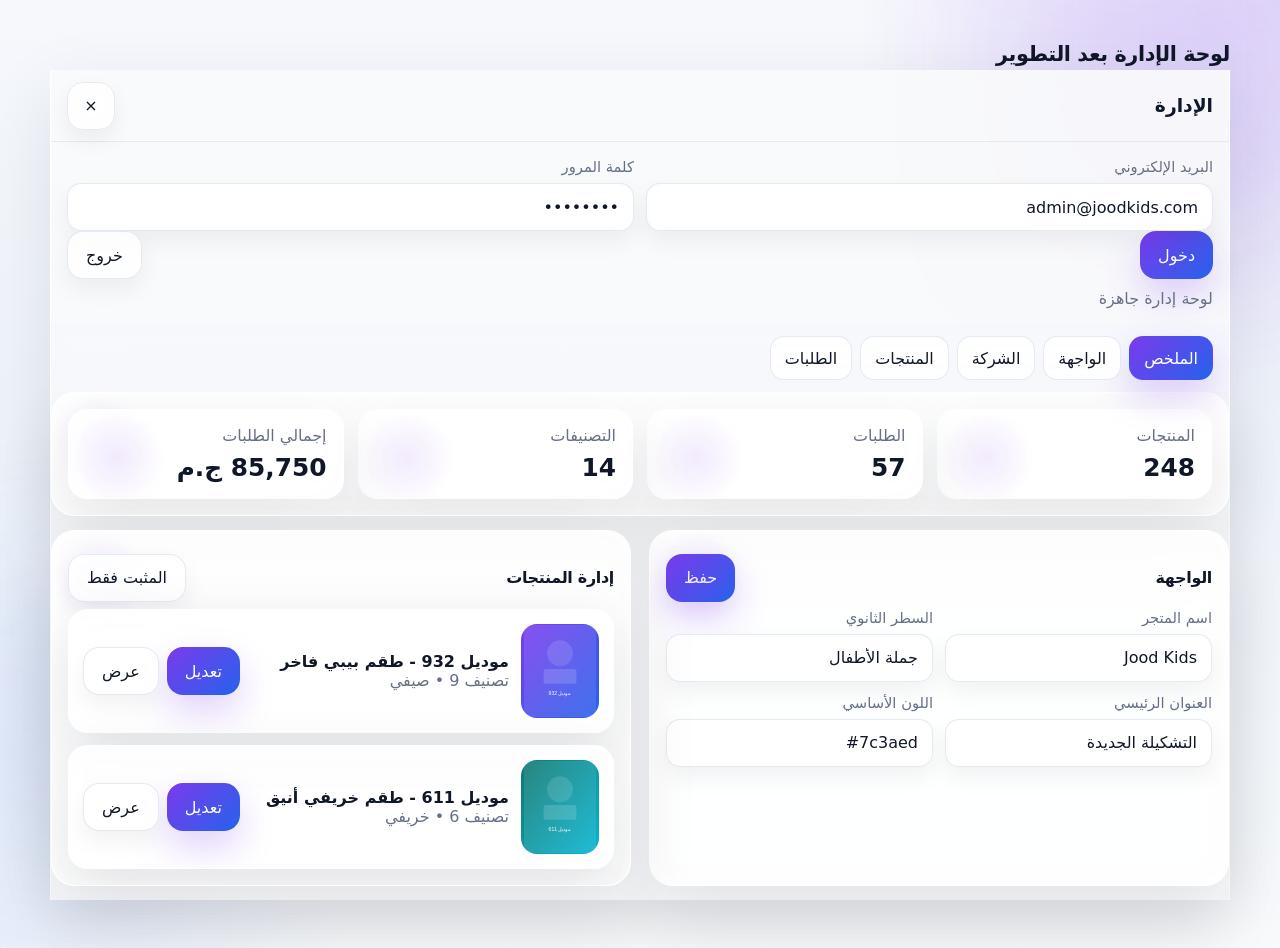
<file: showcase-admin.html>
<!DOCTYPE html><html lang="ar" dir="rtl"><head><meta charset="UTF-8"><meta name="viewport" content="width=device-width, initial-scale=1.0"><title>Showcase</title><style>
.seo-hidden, .seo-catalog {
  position: absolute !important;
  width: 1px !important;
  height: 1px !important;
  padding: 0 !important;
  margin: -1px !important;
  overflow: hidden !important;
  clip: rect(0, 0, 0, 0) !important;
  white-space: nowrap !important;
  border: 0 !important;
}
:root {
  --primary: #7c3aed;
  --primary-2: #101827;
  --text: #eef2ff;
  --text-muted: #9aa4bf;
  --shadow: 0 18px 46px rgba(0, 0, 0, 0.28);
}
* { box-sizing: border-box; }
html { scroll-behavior: smooth; }
body {
  margin: 0;
  font-family: "Cairo", system-ui, sans-serif;
  background:
    radial-gradient(circle at top right, rgba(124, 58, 237, 0.16), transparent 28%),
    radial-gradient(circle at bottom left, rgba(0, 188, 212, 0.08), transparent 22%),
    linear-gradient(180deg, #090d17 0%, #0c1220 100%);
  color: var(--text);
  min-height: 100vh;
  overflow-x: hidden;
}
a { color: inherit; text-decoration: none; }
button, input, textarea, select { font: inherit; }
button { cursor: pointer; }
img { max-width: 100%; display: block; }
.hidden { display: none !important; }
.shell { width: min(1180px, calc(100% - 28px)); margin: 0 auto; }
.ambient { position: fixed; pointer-events: none; z-index: 0; filter: blur(80px); opacity: .5; }
.ambient-a { width: 320px; height: 320px; background: rgba(124,58,237,.26); top: -80px; right: -40px; }
.ambient-b { width: 260px; height: 260px; background: rgba(22,163,74,.12); left: -50px; bottom: 80px; }
.site-header { position: sticky; top: 0; z-index: 30; backdrop-filter: blur(14px); background: rgba(7, 11, 20, 0.5); border-bottom: 1px solid rgba(255,255,255,0.05); }
.header-bar { min-height: 78px; display: grid; grid-template-columns: auto 1fr auto; gap: 12px; align-items: center; }
.brand-btn { appearance: none; border: 0; background: transparent; color: inherit; display: flex; align-items: center; gap: 12px; justify-self: center; }
.brand-mark-wrap { width: 54px; height: 54px; border-radius: 20px; background: linear-gradient(135deg, rgba(255,255,255,.13), rgba(255,255,255,.06)); border: 1px solid rgba(255,255,255,.08); display: grid; place-items: center; overflow: hidden; box-shadow: var(--shadow); }
.brand-logo-image { width: 100%; height: 100%; object-fit: cover; }
.brand-mark { font-weight: 900; letter-spacing: .08em; font-size: 1.05rem; }
.brand-copy { display: flex; flex-direction: column; text-align: right; }
.brand-copy strong { font-size: 1.12rem; }
.brand-copy span { font-size: .84rem; color: var(--text-muted); }
.header-tools { display: flex; gap: 10px; align-items: center; }
.icon-circle, .icon-btn {
  width: 48px; height: 48px; border-radius: 16px; border: 1px solid rgba(255,255,255,.1);
  background: rgba(255,255,255,.06); color: var(--text); display: grid; place-items: center;
}
.icon-circle:hover, .icon-btn:hover { background: rgba(255,255,255,.1); }
.cart-pill, .soft-pill, .primary-btn, .ghost-btn, .danger-btn {
  border: 0; border-radius: 16px; padding: 0 18px; min-height: 48px; display: inline-flex; align-items: center; gap: 10px; justify-content: center;
}
.cart-pill { background: linear-gradient(135deg, var(--primary), #8b5cf6); color: white; min-width: 72px; box-shadow: 0 16px 36px rgba(124,58,237,.28); }
.soft-pill { background: rgba(255,255,255,.07); color: var(--text); border: 1px solid rgba(255,255,255,.08); }
.soft-pill.alt { background: rgba(255,255,255,.04); }
.primary-btn { background: linear-gradient(135deg, var(--primary), #8b5cf6); color: white; box-shadow: 0 16px 36px rgba(124,58,237,.28); }
.ghost-btn { background: rgba(255,255,255,.06); color: var(--text); border: 1px solid rgba(255,255,255,.08); }
.danger-btn { background: rgba(239,68,68,.16); color: #ffd5d5; }
.danger-btn.strong { background: rgba(239,68,68,.28); }
.full { width: 100%; }
.intro-wrap, .toolbar-wrap, .section-row, .products-grid, .empty-wrap, .site-footer { position: relative; z-index: 1; }
.intro-wrap { padding-top: 26px; }
.intro-card {
  background: linear-gradient(180deg, rgba(255,255,255,.08), rgba(255,255,255,.03));
  border: 1px solid rgba(255,255,255,.08); border-radius: 34px; padding: 28px; box-shadow: var(--shadow);
  position: relative; overflow: hidden;
}
.intro-card::before {
  content: ""; position: absolute; inset: auto auto -70px -70px; width: 220px; height: 220px; border-radius: 50%;
  background: radial-gradient(circle, rgba(124,58,237,.28), transparent 70%);
}
.intro-topline { display: flex; align-items: center; gap: 10px; margin-bottom: 10px; }
.intro-dot { width: 10px; height: 10px; border-radius: 50%; background: #34d399; box-shadow: 0 0 0 8px rgba(52,211,153,.12); }
.intro-badge { color: #f5f3ff; font-size: .92rem; }
.intro-copy h1 { margin: 0; font-size: clamp(1.7rem, 4vw, 2.75rem); line-height: 1.25; }
.intro-copy p { margin: 10px 0 0; color: var(--text-muted); font-size: 1rem; }
.intro-meta { display: grid; grid-template-columns: repeat(3, minmax(0, 1fr)); gap: 14px; margin-top: 24px; }
.meta-card { background: rgba(255,255,255,.045); border: 1px solid rgba(255,255,255,.08); border-radius: 22px; padding: 18px; }
.meta-card span { display: block; color: var(--text-muted); font-size: .9rem; }
.meta-card strong { display: block; margin-top: 6px; font-size: 1.5rem; }
.toolbar-wrap { padding-top: 16px; }
.toolbar-card {
  background: rgba(255,255,255,.045); border: 1px solid rgba(255,255,255,.08); border-radius: 24px; padding: 16px;
  display: flex; align-items: center; gap: 14px; justify-content: space-between; flex-wrap: wrap;
}
.search-box { flex: 1 1 300px; display: flex; align-items: center; gap: 10px; background: rgba(255,255,255,.05); border: 1px solid rgba(255,255,255,.08); border-radius: 18px; padding: 0 16px; min-height: 56px; }
.search-box input { flex: 1; background: transparent; border: 0; color: white; outline: none; }
.search-box input::placeholder { color: var(--text-muted); }
.toolbar-filters { display: flex; align-items: center; gap: 10px; flex-wrap: wrap; }
.clean-select, select, input, textarea {
  width: 100%; min-height: 48px; padding: 0 14px; border-radius: 14px; border: 1px solid rgba(255,255,255,.1); background: rgba(255,255,255,.04); color: var(--text);
}
textarea { padding: 14px; resize: vertical; min-height: 110px; }
select option { color: #111827; }
.section-row { padding: 18px 0 4px; display: flex; align-items: center; justify-content: space-between; gap: 12px; }
.section-heading h2 { margin: 0; font-size: 1.3rem; }
.section-heading p { margin: 4px 0 0; color: var(--text-muted); }
.products-grid { display: grid; grid-template-columns: repeat(4, minmax(0, 1fr)); gap: 18px; padding-bottom: 40px; }
.product-card {
  background: linear-gradient(180deg, rgba(255,255,255,.08), rgba(255,255,255,.03));
  border: 1px solid rgba(255,255,255,.08); border-radius: 28px; overflow: hidden; box-shadow: var(--shadow);
  display: flex; flex-direction: column; min-height: 100%;
}
.product-media { position: relative; aspect-ratio: 4 / 5; background: rgba(255,255,255,.03); cursor: zoom-in; overflow: hidden; }
.product-media img { width: 100%; height: 100%; object-fit: cover; transition: transform .35s ease; }
.product-card:hover .product-media img { transform: scale(1.04); }
.sale-badge, .pin-badge, .gallery-count {
  position: absolute; display: inline-flex; align-items: center; gap: 6px; border-radius: 999px; padding: 8px 12px; font-size: .78rem;
  backdrop-filter: blur(14px); border: 1px solid rgba(255,255,255,.14);
}
.sale-badge { top: 12px; right: 12px; background: rgba(239, 68, 68, 0.9); color: white; font-weight: 800; }
.pin-badge { top: 12px; left: 12px; background: rgba(17,24,39,.74); }
.gallery-count { left: 12px; bottom: 12px; background: rgba(255,255,255,.12); }
.product-body { padding: 16px; display: flex; flex-direction: column; gap: 12px; flex: 1; }
.badges-row, .chip-grid { display: flex; gap: 8px; flex-wrap: wrap; }
.badge, .filter-chip {
  display: inline-flex; align-items: center; justify-content: center; min-height: 34px; padding: 0 12px; border-radius: 999px;
  background: rgba(255,255,255,.06); border: 1px solid rgba(255,255,255,.08); color: #edf2ff; font-size: .84rem;
}
.filter-chip.active { background: linear-gradient(135deg, var(--primary), #8b5cf6); color: white; border-color: transparent; box-shadow: 0 10px 24px rgba(124,58,237,.25); }
.product-title { margin: 0; font-size: 1.08rem; line-height: 1.5; }
.product-sub { display: flex; align-items: center; justify-content: space-between; gap: 8px; color: var(--text-muted); font-size: .87rem; }
.product-desc { margin: 0; color: var(--text-muted); font-size: .88rem; min-height: 42px; }
.price-stack { display: flex; align-items: end; justify-content: space-between; gap: 8px; }
.price-main { display: flex; flex-direction: column; }
.price-main small { color: var(--text-muted); }
.price-main strong { font-size: 1.32rem; }
.price-main del { color: #c4b5fd; opacity: .76; font-size: .9rem; }
.card-actions { margin-top: auto; display: grid; grid-template-columns: 1fr 1fr; gap: 10px; }
.empty-wrap { padding-bottom: 40px; }
.empty-card { border-radius: 28px; border: 1px dashed rgba(255,255,255,.14); background: rgba(255,255,255,.03); padding: 40px 20px; text-align: center; color: var(--text-muted); }
.site-footer { padding: 0 0 44px; }
.footer-grid { background: rgba(255,255,255,.04); border: 1px solid rgba(255,255,255,.08); border-radius: 28px; padding: 22px; display: grid; grid-template-columns: 1.2fr 1fr auto; gap: 18px; align-items: center; }
.footer-brand strong { font-size: 1.18rem; }
.footer-brand p { margin: 6px 0 0; color: var(--text-muted); }
.payment-icons { display: flex; gap: 10px; flex-wrap: wrap; }
.pay-icon { display: inline-flex; align-items: center; gap: 8px; min-height: 42px; padding: 0 14px; border-radius: 999px; background: rgba(255,255,255,.06); border: 1px solid rgba(255,255,255,.08); color: #f8fafc; }
.footer-socials { display: flex; gap: 10px; justify-content: end; }
.social-btn { width: 46px; height: 46px; border-radius: 14px; display: grid; place-items: center; background: rgba(255,255,255,.06); border: 1px solid rgba(255,255,255,.08); }
.social-btn, .contact-card { cursor: pointer; font: inherit; color: inherit; }
button.social-btn, button.contact-card { appearance: none; -webkit-appearance: none; }
.social-whatsapp { background: rgba(34,197,94,.14); }
.overlay { position: fixed; inset: 0; background: rgba(0,0,0,.58); backdrop-filter: blur(4px); opacity: 0; pointer-events: none; transition: .25s ease; z-index: 40; }
.overlay.show { opacity: 1; pointer-events: auto; }
.drawer {
  position: fixed; top: 0; bottom: 0; width: min(430px, calc(100% - 14px)); background: rgba(8, 11, 18, 0.96); backdrop-filter: blur(18px);
  z-index: 50; border-left: 1px solid rgba(255,255,255,.08); border-right: 1px solid rgba(255,255,255,.08); transform: translateX(110%); transition: transform .28s ease;
  display: flex; flex-direction: column; box-shadow: var(--shadow);
}
.drawer-right { right: 0; }
.drawer-left { left: 0; transform: translateX(-110%); }
.drawer.show.drawer-right, .drawer.show.drawer-left { transform: translateX(0); }
.drawer-head { min-height: 72px; display: flex; align-items: center; justify-content: space-between; padding: 0 16px; border-bottom: 1px solid rgba(255,255,255,.06); }
.menu-drawer { padding-bottom: 16px; overflow: auto; }
.menu-section { padding: 18px 16px 0; }
.menu-section-head { color: var(--text-muted); font-size: .9rem; margin-bottom: 10px; }
.menu-links { display: grid; gap: 10px; }
.menu-link-btn {
  min-height: 52px; border-radius: 18px; border: 1px solid rgba(255,255,255,.08); background: rgba(255,255,255,.05); color: var(--text);
  display: flex; align-items: center; justify-content: flex-start; gap: 12px; padding: 0 16px;
}
.menu-link-btn.active { background: linear-gradient(135deg, rgba(124,58,237,.22), rgba(124,58,237,.10)); border-color: rgba(167,139,250,.45); }
.stack-list { display: grid; gap: 12px; padding: 16px; overflow: auto; }
.drawer-summary { border-top: 1px solid rgba(255,255,255,.06); padding: 16px; }
.summary-row { display: flex; align-items: center; justify-content: space-between; margin-bottom: 12px; }
.cart-item, .admin-item, .category-item, .order-item { background: rgba(255,255,255,.045); border: 1px solid rgba(255,255,255,.08); border-radius: 20px; padding: 14px; }
.cart-item { display: grid; grid-template-columns: 76px 1fr auto; gap: 12px; align-items: center; }
.cart-thumb { width: 76px; height: 92px; object-fit: cover; border-radius: 16px; }
.muted { color: var(--text-muted); }
.qty-box { display: inline-flex; align-items: center; gap: 8px; background: rgba(255,255,255,.05); border-radius: 999px; padding: 4px; }
.qty-box button { width: 32px; height: 32px; border-radius: 999px; border: 0; background: rgba(255,255,255,.08); color: white; }
.auth-box, .tab-panel { padding: 16px; }
.admin-drawer { width: min(740px, calc(100% - 10px)); overflow: auto; }
.admin-tabs { display: flex; gap: 8px; flex-wrap: wrap; padding: 12px 16px 0; }
.tab-btn { min-height: 44px; padding: 0 14px; border-radius: 14px; border: 1px solid rgba(255,255,255,.08); background: rgba(255,255,255,.05); color: var(--text); display: inline-flex; align-items: center; gap: 8px; }
.tab-btn.active { background: linear-gradient(135deg, var(--primary), #8b5cf6); color: white; border-color: transparent; }
.tab-panel { display: none; }
.tab-panel.active { display: block; }
.panel-card { background: rgba(255,255,255,.045); border: 1px solid rgba(255,255,255,.08); border-radius: 24px; padding: 16px; margin-bottom: 14px; }
.panel-card.danger { border-color: rgba(239,68,68,.22); }
.panel-top, .btn-row { display: flex; align-items: center; justify-content: space-between; gap: 10px; flex-wrap: wrap; }
.grid-2 { display: grid; grid-template-columns: repeat(2, minmax(0, 1fr)); gap: 12px; }
.field { display: grid; gap: 8px; }
.field.full { grid-column: 1 / -1; }
.field label { color: var(--text-muted); font-size: .92rem; }
.preview-grid { display: grid; grid-template-columns: repeat(4, minmax(0, 1fr)); gap: 10px; margin-top: 12px; }
.preview-grid .preview-image { position: relative; aspect-ratio: 1/1; border-radius: 16px; overflow: hidden; border: 1px solid rgba(255,255,255,.08); }
.preview-grid img { width: 100%; height: 100%; object-fit: cover; }
.preview-remove { position: absolute; top: 8px; left: 8px; width: 32px; height: 32px; border-radius: 999px; border: 0; background: rgba(0,0,0,.6); color: white; }
.category-item { display: grid; grid-template-columns: auto 1fr auto; gap: 12px; align-items: end; }
.category-code { min-width: 54px; min-height: 48px; display: grid; place-items: center; border-radius: 14px; background: rgba(255,255,255,.06); }
.stats-grid { display: grid; grid-template-columns: repeat(4, minmax(0,1fr)); gap: 12px; }
.kpi-card { background: rgba(255,255,255,.04); border: 1px solid rgba(255,255,255,.08); border-radius: 20px; padding: 16px; }
.kpi-card span { color: var(--text-muted); }
.kpi-card strong { display: block; margin-top: 8px; font-size: 1.4rem; }
.admin-product-item { display: grid; grid-template-columns: 78px 1fr auto; gap: 12px; align-items: center; }
.admin-product-thumb { width: 78px; height: 94px; object-fit: cover; border-radius: 16px; }
.admin-actions, .order-actions { display: flex; gap: 8px; flex-wrap: wrap; }
.status-line { margin-top: 10px; color: var(--text-muted); }
.modal { position: fixed; inset: 0; display: grid; place-items: center; background: rgba(0,0,0,.62); backdrop-filter: blur(6px); opacity: 0; pointer-events: none; transition: .25s ease; z-index: 60; padding: 16px; }
.modal.show { opacity: 1; pointer-events: auto; }
.modal-box { position: relative; width: min(680px, 100%); max-height: min(88vh, 960px); overflow: auto; background: rgba(9, 12, 20, 0.96); border: 1px solid rgba(255,255,255,.08); border-radius: 28px; padding: 18px; box-shadow: var(--shadow); }
.compact-box { width: min(600px, 100%); }
.policy-box { width: min(820px, 100%); }
.image-box { width: min(1040px, 100%); background: rgba(5,7,12,.98); }
.modal-head { margin-bottom: 16px; }
.modal-head h3 { margin: 0; }
.contact-cards { display: grid; grid-template-columns: repeat(2, minmax(0,1fr)); gap: 12px; }
.contact-card { min-height: 86px; border-radius: 20px; background: rgba(255,255,255,.05); border: 1px solid rgba(255,255,255,.08); display: flex; align-items: center; justify-content: center; flex-direction: column; gap: 8px; width: 100%; }
.contact-card.whatsapp { background: rgba(34,197,94,.14); }
.policy-body { white-space: pre-wrap; color: var(--text); line-height: 2; }
.image-box #modalImage { width: 100%; max-height: 68vh; object-fit: contain; border-radius: 22px; background: rgba(255,255,255,.03); }
.gallery-nav { position: absolute; top: calc(50% - 24px); width: 48px; height: 48px; border-radius: 999px; border: 0; background: rgba(0,0,0,.45); color: white; }
.gallery-nav.prev { right: 18px; }
.gallery-nav.next { left: 18px; }
.thumb-strip { margin-top: 14px; display: flex; gap: 10px; overflow: auto; padding-bottom: 4px; }
.thumb-strip button { width: 70px; height: 86px; padding: 0; border-radius: 14px; overflow: hidden; border: 1px solid rgba(255,255,255,.08); background: transparent; opacity: .6; }
.thumb-strip button.active { opacity: 1; border-color: #a78bfa; }
.thumb-strip img { width: 100%; height: 100%; object-fit: cover; }
.floating-whatsapp { position: fixed; left: 16px; bottom: 16px; width: 60px; height: 60px; border-radius: 999px; border: 0; background: linear-gradient(135deg, #22c55e, #16a34a); color: white; display: grid; place-items: center; font-size: 1.5rem; z-index: 20; box-shadow: 0 18px 40px rgba(34,197,94,.35); }
body.admin-drawer-open .footer-socials,
body.admin-drawer-open #floatingWhatsApp,
body.admin-drawer-open .site-footer .social-btn { pointer-events: none !important; }
body.admin-drawer-open .admin-drawer,
body.admin-drawer-open .admin-drawer * { pointer-events: auto; }
.toast { position: fixed; right: 16px; bottom: 16px; z-index: 80; min-width: 220px; max-width: min(420px, calc(100% - 32px)); background: rgba(9,12,20,.95); border: 1px solid rgba(255,255,255,.08); border-radius: 18px; padding: 14px 16px; box-shadow: var(--shadow); opacity: 0; pointer-events: none; transform: translateY(12px); transition: .25s ease; }
.toast.show { opacity: 1; transform: translateY(0); }
@media (max-width: 1100px) { .products-grid { grid-template-columns: repeat(3, minmax(0, 1fr)); } }
@media (max-width: 860px) { .products-grid { grid-template-columns: repeat(2, minmax(0, 1fr)); } .footer-grid, .stats-grid, .grid-2 { grid-template-columns: 1fr 1fr; } .preview-grid { grid-template-columns: repeat(3, minmax(0, 1fr)); } }
@media (max-width: 640px) {
  .shell { width: min(100% - 16px, 1180px); }
  .brand-copy span, .header-tools .soft-pill span { display: none; }
  .intro-card, .toolbar-card, .footer-grid { padding: 18px; border-radius: 24px; }
  .intro-meta, .footer-grid, .stats-grid, .grid-2, .contact-cards { grid-template-columns: 1fr; }
  .products-grid { grid-template-columns: 1fr 1fr; gap: 14px; }
  .preview-grid { grid-template-columns: repeat(2, minmax(0, 1fr)); }
  .category-item, .cart-item, .admin-product-item { grid-template-columns: 1fr; }
  .card-actions { grid-template-columns: 1fr; }
}
@media (max-width: 420px) { .products-grid { grid-template-columns: 1fr; } }

/* ===== Final light premium theme overrides ===== */
:root {
  --primary: #7c3aed;
  --primary-2: #2563eb;
  --text: #101828;
  --text-muted: #667085;
  --line: #e6e9ef;
  --surface: rgba(255,255,255,.84);
  --surface-soft: rgba(255,255,255,.72);
  --surface-alt: #f7f9fc;
  --shadow: 0 20px 60px rgba(15, 23, 42, .12);
}
body {
  color: var(--text);
  background:
    radial-gradient(circle at top right, rgba(124, 58, 237, 0.12), transparent 28%),
    radial-gradient(circle at bottom left, rgba(37, 99, 235, 0.09), transparent 22%),
    linear-gradient(180deg, #f8fafc 0%, #eef2f8 100%);
}
.ambient { opacity: .8; }
.ambient-a { background: rgba(124,58,237,.16); }
.ambient-b { background: rgba(37,99,235,.12); }
.site-header {
  background: rgba(248, 250, 252, 0.74);
  border-bottom: 1px solid rgba(230,233,239,.9);
}
.brand-mark-wrap,
.icon-circle, .icon-btn,
.toolbar-card, .intro-card, .meta-card,
.product-card, .footer-grid, .empty-card,
.menu-link-btn, .cart-item, .admin-item, .category-item, .order-item,
.panel-card, .kpi-card, .contact-card,
.drawer, .modal-box, .toast, .search-box, .qty-box,
.badge, .filter-chip, .soft-pill, .ghost-btn, .pay-icon, .social-btn,
.clean-select, select, input, textarea, .category-code {
  background: var(--surface);
  border-color: var(--line);
  color: var(--text);
  backdrop-filter: blur(14px);
  box-shadow: var(--shadow);
}
.brand-mark-wrap {
  background: linear-gradient(135deg, rgba(124,58,237,.10), rgba(37,99,235,.08));
}
.soft-pill.alt, .soft-pill, .ghost-btn,
.badge, .filter-chip, .pay-icon, .social-btn,
.qty-box, .menu-link-btn, .search-box,
.clean-select, select, input, textarea, .category-code {
  box-shadow: 0 10px 24px rgba(15, 23, 42, .06);
}
.search-box input,
.clean-select, select, input, textarea,
.qty-box button,
.pay-icon, .pin-badge, .gallery-count,
.modal-head h3, .policy-body, .cart-pill strong,
.footer-brand strong, .brand-copy strong, .section-heading h2,
.product-title, .product-sub, .price-main strong, .field label {
  color: var(--text);
}
.search-box input::placeholder,
.field label,
.brand-copy span,
.footer-brand p,
.section-heading p,
.product-sub,
.product-desc,
.muted,
.status-line,
.meta-card span,
.kpi-card span,
.menu-section-head,
.price-main small,
.price-main del,
.intro-copy p,
.auth-box .status-line {
  color: var(--text-muted);
}
.icon-circle, .icon-btn {
  background: rgba(255,255,255,.92);
}
.icon-circle:hover, .icon-btn:hover, .ghost-btn:hover, .soft-pill:hover, .menu-link-btn:hover, .social-btn:hover {
  background: #fff;
}
.cart-pill, .primary-btn, .tab-btn.active, .filter-chip.active {
  background: linear-gradient(135deg, var(--primary), var(--primary-2));
  color: #fff;
  box-shadow: 0 16px 36px rgba(124,58,237,.24);
}
.cart-pill strong, .primary-btn strong, .tab-btn.active strong { color: #fff; }
.danger-btn {
  background: #fff1f2;
  color: #be123c;
  border: 1px solid rgba(244,63,94,.18);
  box-shadow: 0 10px 24px rgba(244,63,94,.08);
}
.danger-btn.strong {
  background: linear-gradient(135deg, #ef4444, #be123c);
  color: #fff;
}
.intro-card {
  background: linear-gradient(180deg, rgba(255,255,255,.92), rgba(255,255,255,.82));
}
.intro-card::before {
  background: radial-gradient(circle, rgba(124,58,237,.16), transparent 70%);
}
.intro-dot { background: #22c55e; box-shadow: 0 0 0 8px rgba(34,197,94,.12); }
.intro-badge {
  color: var(--primary);
  font-weight: 800;
}
.meta-card {
  background: rgba(255,255,255,.90);
}
.search-box {
  background: rgba(255,255,255,.88);
}
.toolbar-card {
  background: rgba(255,255,255,.74);
}
.products-grid { padding-bottom: 44px; }
.product-card {
  background: linear-gradient(180deg, rgba(255,255,255,.94), rgba(255,255,255,.86));
}
.product-media {
  background: linear-gradient(180deg, #f8fafc, #eef2ff);
}
.product-media img { object-fit: cover; }
.sale-badge {
  background: linear-gradient(135deg, #ef4444, #dc2626);
  color: #fff;
}
.pin-badge {
  background: rgba(255,255,255,.94);
  border-color: var(--line);
}
.gallery-count {
  background: rgba(255,255,255,.92);
}
.badge {
  background: #f5f3ff;
  color: #5b21b6;
  border-color: rgba(124,58,237,.14);
}
.filter-chip {
  background: rgba(255,255,255,.94);
  color: var(--text);
}
.price-main del { color: #7c3aed; opacity: .76; }
.footer-grid {
  background: rgba(255,255,255,.78);
}
.pay-icon {
  background: rgba(255,255,255,.94);
}
.social-whatsapp {
  background: rgba(34,197,94,.12);
}
.overlay {
  background: rgba(15,23,42,.20);
  backdrop-filter: blur(5px);
}
.drawer {
  background: rgba(249,250,251,.92);
  border-left: 1px solid var(--line);
  border-right: 1px solid var(--line);
}
.drawer-head {
  border-bottom: 1px solid var(--line);
}
.drawer-summary {
  border-top: 1px solid var(--line);
}
.cart-item, .admin-item, .category-item, .order-item, .panel-card, .kpi-card {
  background: rgba(255,255,255,.88);
}
.qty-box button {
  background: #fff;
  border: 1px solid var(--line);
}
.tab-btn {
  background: rgba(255,255,255,.9);
  color: var(--text);
  border-color: var(--line);
}
.preview-grid .preview-image {
  border-color: var(--line);
  background: #fff;
}
.preview-remove {
  background: rgba(15,23,42,.70);
}
.modal {
  background: rgba(15,23,42,.28);
}
.modal-box {
  background: rgba(255,255,255,.95);
  border-color: var(--line);
}
.image-box {
  background: rgba(255,255,255,.96);
}
.image-box #modalImage {
  background: #f8fafc;
}
.gallery-nav {
  background: rgba(255,255,255,.94);
  border: 1px solid var(--line);
  color: var(--text);
}
.thumb-strip button {
  border-color: var(--line);
  background: #fff;
}
.thumb-strip button.active {
  border-color: var(--primary);
}
.toast {
  background: rgba(255,255,255,.96);
  border-color: var(--line);
  color: var(--text);
}
.clean-select, select, input, textarea {
  background: rgba(255,255,255,.94);
}
select option { color: #101828; }
.empty-card {
  border-style: solid;
  border-color: rgba(124,58,237,.12);
  background: rgba(255,255,255,.86);
}
.floating-whatsapp {
  box-shadow: 0 18px 40px rgba(34,197,94,.24);
}
@media (max-width: 640px) {
  .site-header { background: rgba(248,250,252,.9); }
  .drawer { background: rgba(249,250,251,.98); }
}


/* ===== Fast + secure interaction hardening ===== */
#siteContent { position: relative; z-index: 1; }
.load-more-wrap { display: flex; justify-content: center; padding: 4px 0 24px; }
.load-more-btn { min-width: 180px; justify-content: center; }
.overlay { z-index: 60; }
.drawer { z-index: 65; }
.admin-drawer { z-index: 72; }
.modal { z-index: 90; }
body.drawer-open #siteContent,
body.drawer-open .site-footer,
body.drawer-open #floatingWhatsApp,
body.admin-drawer-open .site-header,
body.admin-drawer-open #siteContent,
body.admin-drawer-open .site-footer,
body.admin-drawer-open #floatingWhatsApp { pointer-events: none !important; }
body.admin-drawer-open #adminDrawer,
body.admin-drawer-open #adminDrawer * { pointer-events: auto !important; }
body.menu-drawer-open #menuDrawer,
body.menu-drawer-open #menuDrawer *,
body.cart-drawer-open #cartDrawer,
body.cart-drawer-open #cartDrawer * { pointer-events: auto !important; }
@media (max-width: 860px) {
  .admin-drawer { width: 100%; max-width: 100%; }
}


.product-card,
.admin-item,
.order-item,
.category-item,
.cart-item,
.panel-card { content-visibility: auto; contain-intrinsic-size: 360px; }
.product-media img,
.cart-thumb,
.admin-product-thumb,
.thumb-strip img { image-rendering: auto; }


/* ===== Final mobile and gallery fixes ===== */
.footer-socials { display: none !important; }
body.modal-open .site-header,
body.modal-open #siteContent,
body.modal-open .site-footer,
body.modal-open #floatingWhatsApp { pointer-events: none !important; }
body.modal-open .modal,
body.modal-open .modal * { pointer-events: auto !important; }
.image-box {
  width: min(1180px, 100%);
  max-height: min(96vh, 1100px);
  padding: 16px;
  display: flex;
  flex-direction: column;
  align-items: center;
  justify-content: center;
  overflow: hidden;
}
.image-box .modal-close {
  position: absolute;
  top: 12px;
  inset-inline-end: 12px;
  z-index: 5;
}
.image-box #modalImage {
  display: block;
  width: auto;
  max-width: 100%;
  height: auto;
  max-height: calc(96vh - 150px);
  margin: 34px auto 0;
  object-fit: contain;
  border-radius: 22px;
}
.thumb-strip {
  width: 100%;
  justify-content: center;
  align-items: center;
  padding-top: 12px;
  margin-top: 10px;
  overflow-x: auto;
  overflow-y: hidden;
}
.thumb-strip button {
  flex: 0 0 72px;
  width: 72px;
  height: 90px;
}
.gallery-nav {
  top: 50%;
  transform: translateY(-50%);
  z-index: 4;
}
@media (max-width: 860px) {
  .shell { width: min(100%, calc(100% - 18px)); }
  .site-header { position: sticky; top: 0; }
  .header-bar { min-height: 72px; gap: 8px; }
  .brand-mark-wrap { width: 48px; height: 48px; border-radius: 16px; }
  .brand-copy strong { font-size: 1rem; }
  .brand-copy span { font-size: .78rem; }
  .intro-card, .toolbar-card, .panel-card, .drawer, .modal-box { border-radius: 22px; }
  .products-grid { grid-template-columns: repeat(2, minmax(0, 1fr)); gap: 12px; }
  .product-card { border-radius: 20px; }
  .product-media { aspect-ratio: 3 / 4; }
  .card-actions { flex-direction: column; }
  .card-actions > button { width: 100%; }
  .drawer { width: min(100%, 94vw); }
  .admin-drawer { width: 100%; max-width: 100%; border-radius: 0; }
  .image-box {
    width: calc(100vw - 12px);
    max-width: calc(100vw - 12px);
    min-height: calc(100vh - 12px);
    max-height: calc(100vh - 12px);
    padding: 12px;
    border-radius: 20px;
  }
  .image-box #modalImage {
    max-height: calc(100vh - 150px);
    margin-top: 28px;
  }
  .gallery-nav { width: 42px; height: 42px; }
  .thumb-strip { justify-content: flex-start; }
  .thumb-strip button { flex-basis: 64px; width: 64px; height: 82px; }
}
@media (max-width: 520px) {
  .header-tools { gap: 8px; }
  .soft-pill, .primary-btn, .ghost-btn, .danger-btn, .cart-pill { min-height: 44px; padding: 0 14px; }
  .products-grid { grid-template-columns: repeat(2, minmax(0, 1fr)); }
  .product-body { padding: 12px; }
  .product-title { font-size: .98rem; }
  .price-main strong { font-size: 1rem; }
}


/* ===== Final modal interaction stability fix ===== */
.modal {
  visibility: hidden;
}
.modal.show {
  visibility: visible;
  pointer-events: auto !important;
}
.modal:not(.show),
.modal:not(.show) * {
  pointer-events: none !important;
}
body.modal-open .modal {
  pointer-events: none !important;
}
body.modal-open .modal.show,
body.modal-open .modal.show * {
  pointer-events: auto !important;
}
.modal-box {
  pointer-events: auto;
}
.modal-close,
.gallery-nav,
.thumb-strip button,
.contact-card,
#submitOrderBtn {
  touch-action: manipulation;
}


/* ===== Admin drawer button reliability fix ===== */
#adminDrawer button,
#adminDrawer input,
#adminDrawer select,
#adminDrawer textarea {
  touch-action: manipulation;
}

.product-page-shell { position: relative; z-index: 1; padding-bottom: 40px; }
.product-page-brand { cursor: default; }
.product-intro-wrap { padding-top: 26px; }
.product-page-grid { display: grid; grid-template-columns: minmax(320px, 470px) 1fr; gap: 22px; align-items: start; }
.product-page-media-card { background: rgba(255,255,255,.04); border: 1px solid rgba(255,255,255,.08); border-radius: 28px; overflow: hidden; aspect-ratio: 4 / 5; }
.product-page-hero-image { width: 100%; height: 100%; object-fit: cover; }
.product-page-thumbs { display: grid; grid-template-columns: repeat(auto-fit, minmax(86px, 1fr)); gap: 10px; margin-top: 12px; }
.product-thumb-btn { border: 1px solid rgba(255,255,255,.08); background: rgba(255,255,255,.04); border-radius: 18px; overflow: hidden; padding: 0; min-height: 86px; }
.product-thumb-btn.active { border-color: rgba(167,139,250,.8); box-shadow: 0 0 0 2px rgba(167,139,250,.2); }
.product-thumb-btn img { width: 100%; height: 100%; object-fit: cover; }
.product-page-content { display: grid; gap: 14px; }
.product-page-content h1 { margin: 0; font-size: clamp(1.5rem, 3.4vw, 2.4rem); line-height: 1.4; }
.product-page-lead, .product-page-description { margin: 0; color: var(--text-muted); line-height: 1.9; }
.product-page-specs { display: grid; grid-template-columns: repeat(2, minmax(0,1fr)); gap: 12px; }
.product-page-price-card { display: flex; align-items: end; justify-content: space-between; gap: 14px; border-radius: 24px; padding: 18px; background: rgba(255,255,255,.04); border: 1px solid rgba(255,255,255,.08); }
.product-page-actions { grid-template-columns: repeat(2, minmax(0, 1fr)); }
.product-related-row { padding-top: 4px; }
.product-related-grid { grid-template-columns: repeat(4, minmax(0, 1fr)); }
@media (max-width: 980px) {
  .product-page-grid, .product-related-grid { grid-template-columns: 1fr 1fr; }
}
@media (max-width: 720px) {
  .product-page-grid, .product-related-grid, .product-page-specs, .product-page-actions { grid-template-columns: 1fr; }
}


/* === Premium modern storefront refinements === */
.products-grid {
  grid-template-columns: repeat(auto-fill, minmax(230px, 1fr));
  gap: 18px;
}
.product-card {
  position: relative;
  border-radius: 30px;
  transition: transform .24s ease, box-shadow .24s ease, border-color .24s ease;
  box-shadow: 0 16px 36px rgba(15, 23, 42, 0.08);
}
.product-card:hover {
  transform: translateY(-4px);
  box-shadow: 0 24px 48px rgba(15, 23, 42, 0.14);
  border-color: rgba(124,58,237,.18);
}
.product-media::after {
  content: '';
  position: absolute;
  inset: auto 0 0;
  height: 45%;
  background: linear-gradient(180deg, transparent, rgba(15, 23, 42, 0.10));
  pointer-events: none;
}
.product-body {
  gap: 10px;
}
.product-title {
  font-size: 1.02rem;
  line-height: 1.65;
}
.product-title-link {
  color: inherit;
  text-decoration: none;
  display: inline;
}
.product-title-link:hover {
  color: var(--primary);
}
.product-sub {
  justify-content: flex-start;
  flex-wrap: wrap;
  gap: 6px;
}
.product-sub span {
  display: inline-flex;
  align-items: center;
  min-height: 28px;
  padding: 0 10px;
  border-radius: 999px;
  background: rgba(124,58,237,.06);
  border: 1px solid rgba(124,58,237,.08);
}
.product-desc {
  display: -webkit-box;
  -webkit-line-clamp: 2;
  -webkit-box-orient: vertical;
  overflow: hidden;
  min-height: 48px;
}
.price-stack {
  align-items: center;
}
.price-main strong {
  font-size: 1.4rem;
}
.card-actions .ghost-btn,
.card-actions .primary-btn {
  min-height: 46px;
  border-radius: 16px;
}
.card-actions .primary-btn {
  box-shadow: 0 12px 24px rgba(124,58,237,.20);
}
.product-page-media-card,
.product-page-price-card {
  box-shadow: 0 22px 44px rgba(15, 23, 42, 0.10);
}
.product-page-content h1 {
  letter-spacing: -0.02em;
}
.product-related-grid .product-card {
  border-radius: 24px;
}
@media (max-width: 860px) {
  .products-grid {
    grid-template-columns: repeat(2, minmax(0, 1fr));
    gap: 14px;
  }
  .product-card {
    border-radius: 24px;
  }
  .product-body {
    padding: 13px;
  }
  .product-title {
    font-size: .98rem;
  }
  .price-main strong {
    font-size: 1.16rem;
  }
  .card-actions {
    gap: 8px;
  }
  .card-actions .ghost-btn,
  .card-actions .primary-btn {
    min-height: 42px;
    font-size: .88rem;
  }
}
@media (max-width: 520px) {
  .toolbar-card {
    position: sticky;
    top: 74px;
    z-index: 10;
    backdrop-filter: blur(18px);
  }
  .products-grid {
    grid-template-columns: repeat(2, minmax(0, 1fr));
    gap: 12px;
  }
  .product-media {
    aspect-ratio: 0.78;
  }
  .badges-row {
    gap: 6px;
  }
  .badge {
    min-height: 28px;
    padding: 0 10px;
    font-size: .74rem;
  }
  .product-title {
    font-size: .92rem;
  }
  .product-sub {
    font-size: .75rem;
  }
  .product-sub span {
    min-height: 24px;
    padding: 0 8px;
  }
  .price-main small,
  .muted {
    font-size: .73rem;
  }
  .price-main strong {
    font-size: 1.02rem;
  }
  .card-actions {
    grid-template-columns: 1fr;
  }
  .product-page-grid {
    gap: 16px;
  }
  .product-page-media-card {
    border-radius: 22px;
  }
}

/* === Final premium compact storefront cards === */
.product-card--minimal {
  overflow: hidden;
  cursor: pointer;
  border: 1px solid rgba(124,58,237,.08);
  background: linear-gradient(180deg, rgba(255,255,255,.98), rgba(248,250,252,.96));
}
.product-card--minimal .product-media {
  aspect-ratio: 0.82;
  background: linear-gradient(180deg, rgba(248,250,252,.95), rgba(241,245,249,.9));
}
.product-card--minimal .product-media::after {
  display: none;
}
.product-card--minimal .product-body {
  padding: 16px 16px 14px;
  gap: 12px;
}
.product-card--minimal .product-heading {
  display: grid;
  gap: 6px;
}
.product-card--minimal .product-title {
  margin: 0;
  font-size: 1rem;
  line-height: 1.6;
  color: #0f172a;
  display: -webkit-box;
  -webkit-box-orient: vertical;
  -webkit-line-clamp: 2;
  overflow: hidden;
  min-height: 3.2em;
}
.product-card--minimal .product-model-line {
  color: #64748b;
  font-size: .9rem;
  font-weight: 700;
}
.product-card--minimal .piece-price-row {
  display: flex;
  align-items: center;
  justify-content: space-between;
  gap: 12px;
  border-radius: 18px;
  padding: 12px 14px;
  background: linear-gradient(135deg, rgba(124,58,237,.08), rgba(37,99,235,.06));
  border: 1px solid rgba(124,58,237,.08);
}
.product-card--minimal .piece-price-label {
  color: #64748b;
  font-size: .84rem;
  font-weight: 700;
}
.product-card--minimal .piece-price-value {
  color: #111827;
  font-size: 1.18rem;
  font-weight: 900;
  letter-spacing: -.02em;
}
.product-card--minimal .card-actions.single-action {
  grid-template-columns: 1fr;
  margin-top: 0;
}
.product-card--minimal .add-btn {
  min-height: 48px;
  border-radius: 18px;
  font-weight: 800;
  box-shadow: 0 12px 28px rgba(79,70,229,.22);
}
.product-card--minimal:focus-visible {
  outline: 3px solid rgba(124,58,237,.22);
  outline-offset: 2px;
}

.quick-product-modal .quick-product-box {
  width: min(430px, 100%);
  padding: 14px;
  border-radius: 30px;
  background: linear-gradient(180deg, rgba(255,255,255,.98), rgba(248,250,252,.98));
  color: #0f172a;
  box-shadow: 0 28px 64px rgba(15,23,42,.22);
}
.quick-product-media {
  border-radius: 24px;
  overflow: hidden;
  aspect-ratio: 0.85;
  background: linear-gradient(180deg, rgba(248,250,252,.95), rgba(241,245,249,.95));
  margin-bottom: 14px;
}
.quick-product-media img {
  width: 100%;
  height: 100%;
  object-fit: cover;
  display: block;
  cursor: zoom-in;
}
.quick-product-content {
  display: grid;
  gap: 12px;
}
.quick-product-topline {
  display: flex;
  gap: 8px;
  flex-wrap: wrap;
}
.badge.soft {
  background: rgba(124,58,237,.08);
  color: #6d28d9;
  border-color: rgba(124,58,237,.10);
}
.quick-product-content h3 {
  margin: 0;
  font-size: 1.2rem;
  line-height: 1.7;
  color: #111827;
}
.quick-product-model {
  color: #64748b;
  font-weight: 800;
}
.quick-product-price-card {
  display: flex;
  align-items: center;
  justify-content: space-between;
  gap: 12px;
  border-radius: 22px;
  padding: 14px 16px;
  background: linear-gradient(135deg, rgba(124,58,237,.10), rgba(37,99,235,.06));
  border: 1px solid rgba(124,58,237,.10);
}
.quick-product-price-card span {
  color: #64748b;
  font-weight: 700;
}
.quick-product-price-card strong {
  font-size: 1.5rem;
  font-weight: 900;
  letter-spacing: -.03em;
  color: #111827;
}
.quick-product-meta-grid {
  display: grid;
  grid-template-columns: repeat(2, minmax(0, 1fr));
  gap: 10px;
}
.quick-meta-item {
  border-radius: 18px;
  padding: 12px 14px;
  background: rgba(255,255,255,.88);
  border: 1px solid rgba(148,163,184,.18);
  display: grid;
  gap: 6px;
}
.quick-meta-item span {
  font-size: .82rem;
  color: #64748b;
  font-weight: 700;
}
.quick-meta-item strong {
  color: #111827;
  font-size: .98rem;
}
.quick-product-actions {
  display: grid;
  grid-template-columns: 1fr 1fr;
  gap: 10px;
}
.quick-product-actions .primary-btn,
.quick-product-actions .ghost-btn {
  min-height: 50px;
  border-radius: 18px;
  justify-content: center;
  text-decoration: none;
}
.quick-product-actions .ghost-btn {
  background: rgba(255,255,255,.92);
  border: 1px solid rgba(148,163,184,.22);
  color: #111827;
}
@media (max-width: 720px) {
  .products-grid {
    grid-template-columns: repeat(2, minmax(0, 1fr));
    gap: 14px;
  }
  .product-card--minimal {
    border-radius: 24px;
  }
  .product-card--minimal .product-body {
    padding: 13px 13px 12px;
  }
  .product-card--minimal .product-title {
    font-size: .92rem;
    min-height: 3em;
  }
  .product-card--minimal .product-model-line {
    font-size: .83rem;
  }
  .product-card--minimal .piece-price-row {
    padding: 10px 12px;
    border-radius: 16px;
  }
  .product-card--minimal .piece-price-value {
    font-size: 1rem;
  }
  .product-card--minimal .add-btn {
    min-height: 44px;
    font-size: .88rem;
    border-radius: 16px;
  }
  .quick-product-modal {
    padding: 10px;
  }
  .quick-product-modal .quick-product-box {
    width: 100%;
    max-height: min(92vh, 860px);
    border-radius: 24px;
    padding: 12px;
  }
  .quick-product-media {
    border-radius: 20px;
    aspect-ratio: 0.92;
  }
}
@media (max-width: 520px) {
  .product-card--minimal .product-title {
    font-size: .88rem;
  }
  .product-card--minimal .piece-price-label {
    font-size: .74rem;
  }
  .product-card--minimal .piece-price-value {
    font-size: .95rem;
  }
  .quick-product-meta-grid,
  .quick-product-actions {
    grid-template-columns: 1fr;
  }
  .quick-product-content h3 {
    font-size: 1.08rem;
  }
  .quick-product-price-card strong {
    font-size: 1.28rem;
  }
}


/* ===== Catalog browser flow ===== */
.catalog-flow-wrap { margin-top: 8px; }
.catalog-flow { display: block; }
.catalog-browser-card {
  background: linear-gradient(180deg, rgba(255,255,255,.94), rgba(255,255,255,.86));
  border: 1px solid rgba(148, 163, 184, .18);
  border-radius: 30px;
  padding: 22px;
  box-shadow: 0 18px 48px rgba(15, 23, 42, .08);
}
.catalog-browser-head { display: flex; align-items: flex-start; justify-content: space-between; gap: 16px; margin-bottom: 18px; }
.catalog-browser-head--split { align-items: center; }
.catalog-browser-head h2 { margin: 6px 0 8px; font-size: clamp(1.35rem, 2vw, 1.8rem); color: #0f172a; }
.catalog-browser-head p { margin: 0; color: var(--text-muted); line-height: 1.9; }
.catalog-kicker { display: inline-flex; align-items: center; gap: 8px; min-height: 34px; padding: 0 14px; border-radius: 999px; background: rgba(124,58,237,.08); color: #6d28d9; font-weight: 800; }
.catalog-kicker::before { content: ''; width: 8px; height: 8px; border-radius: 999px; background: currentColor; box-shadow: 0 0 0 6px rgba(124,58,237,.12); }
.catalog-breadcrumb { display: flex; align-items: center; gap: 10px; flex-wrap: wrap; margin-bottom: 18px; }
.crumb-btn, .crumb-pill { min-height: 40px; padding: 0 14px; border-radius: 999px; font-weight: 800; display: inline-flex; align-items: center; justify-content: center; }
.crumb-btn { border: 1px solid rgba(148, 163, 184, .2); background: rgba(255,255,255,.78); color: #1f2937; }
.crumb-pill { background: linear-gradient(135deg, rgba(124,58,237,.14), rgba(37,99,235,.12)); color: #5b21b6; border: 1px solid rgba(124,58,237,.18); }
.crumb-sep { color: #94a3b8; display: inline-flex; }
.catalog-browser-grid { display: grid; gap: 16px; }
.season-grid { grid-template-columns: repeat(3, minmax(0, 1fr)); }
.prefix-grid { grid-template-columns: repeat(3, minmax(0, 1fr)); }
.catalog-card {
  position: relative; overflow: hidden; border: 1px solid rgba(148,163,184,.18); background: rgba(255,255,255,.9); border-radius: 28px; padding: 12px; text-align: right;
  display: grid; gap: 14px; box-shadow: 0 14px 36px rgba(15, 23, 42, .08); transition: transform .22s ease, box-shadow .22s ease, border-color .22s ease;
}
.catalog-card:hover { transform: translateY(-3px); box-shadow: 0 22px 44px rgba(15, 23, 42, .12); border-color: rgba(124,58,237,.24); }
.catalog-card__media {
  position: relative; min-height: 142px; border-radius: 22px; overflow: hidden; background: linear-gradient(135deg, rgba(124,58,237,.18), rgba(37,99,235,.14));
  background-size: cover; background-position: center; display: flex; align-items: flex-start; justify-content: flex-end; padding: 14px;
}
.catalog-card__veil { position: absolute; inset: 0; background: linear-gradient(180deg, rgba(15,23,42,.06), rgba(15,23,42,.3)); }
.catalog-card__icon { position: relative; z-index: 1; width: 54px; height: 54px; border-radius: 18px; background: rgba(255,255,255,.88); color: #5b21b6; display: grid; place-items: center; font-size: 1.25rem; box-shadow: 0 10px 26px rgba(15,23,42,.12); }
.catalog-card__body { display: grid; gap: 8px; }
.catalog-card__body strong { font-size: 1.12rem; color: #0f172a; }
.catalog-card__subtitle { color: var(--text-muted); min-height: 24px; }
.catalog-card__meta { display: flex; align-items: center; justify-content: space-between; gap: 10px; color: #6b7280; }
.catalog-card__meta b { color: #111827; font-size: 1.02rem; }
.catalog-all-btn, .catalog-back-btn {
  min-height: 52px; padding: 0 18px; border-radius: 18px; border: 1px solid rgba(124,58,237,.16); background: linear-gradient(135deg, rgba(124,58,237,.12), rgba(37,99,235,.08));
  color: #5b21b6; display: inline-flex; align-items: center; gap: 10px; font-weight: 800;
}
.prefix-filters-stack { display: grid; gap: 14px; }
.prefix-filters-bar { display: flex; gap: 10px; overflow: auto; padding-bottom: 2px; }
.sub-category-panel {
  display: grid;
  gap: 10px;
  padding: 14px;
  border-radius: 22px;
  border: 1px solid rgba(148,163,184,.16);
  background: rgba(248,250,252,.72);
}
.sub-category-label { color: #475569; font-weight: 800; }
.prefix-filter-chip {
  flex: 0 0 auto; min-height: 48px; padding: 0 14px; border-radius: 18px; border: 1px solid rgba(148,163,184,.18); background: rgba(255,255,255,.8);
  display: inline-flex; align-items: center; gap: 10px; color: #111827; font-weight: 800;
}
.prefix-filter-chip b { color: #6b7280; font-size: .95rem; }
.prefix-filter-chip.active { background: linear-gradient(135deg, #7c3aed, #2563eb); color: #fff; border-color: transparent; box-shadow: 0 16px 32px rgba(99,102,241,.24); }
.prefix-filter-chip.active b { color: rgba(255,255,255,.88); }
.catalog-empty-inline { min-height: 160px; border-radius: 22px; border: 1px dashed rgba(148,163,184,.3); display: grid; place-items: center; color: var(--text-muted); background: rgba(248,250,252,.7); }
body.catalog-browser-view .site-footer { margin-top: 14px; }
@media (max-width: 980px) {
  .season-grid, .prefix-grid { grid-template-columns: repeat(2, minmax(0, 1fr)); }
}
@media (max-width: 640px) {
  .catalog-browser-card { padding: 16px; border-radius: 26px; }
  .catalog-browser-head--split, .catalog-browser-head { flex-direction: column; align-items: stretch; }
  .season-grid, .prefix-grid { grid-template-columns: 1fr; }
  .catalog-card { border-radius: 24px; }
  .catalog-card__media { min-height: 128px; }
  .catalog-all-btn, .catalog-back-btn { width: 100%; justify-content: center; }
}

/* ===== Invoice modal and download actions ===== */
.invoice-modal {
  z-index: 95;
}
.invoice-box {
  width: min(980px, 100%);
  max-height: min(94vh, 1100px);
  padding: 20px;
  background: linear-gradient(180deg, rgba(7, 10, 17, 0.98), rgba(12, 16, 28, 0.98));
}
.invoice-head {
  display: flex;
  align-items: flex-start;
  justify-content: space-between;
  gap: 12px;
  padding-inline-end: 42px;
}
.invoice-subtitle {
  margin: 6px 0 0;
  line-height: 1.9;
}
.invoice-preview-frame {
  border-radius: 26px;
  padding: 14px;
  background: linear-gradient(180deg, rgba(255,255,255,.06), rgba(255,255,255,.02));
  border: 1px solid rgba(255,255,255,.08);
  box-shadow: inset 0 1px 0 rgba(255,255,255,.04);
}
#invoicePreviewImage {
  display: block;
  width: 100%;
  max-height: min(68vh, 900px);
  object-fit: contain;
  border-radius: 20px;
  background: #fff;
}
.invoice-actions {
  margin-top: 14px;
}
.invoice-actions .primary-btn,
.invoice-actions .ghost-btn {
  min-height: 48px;
  border-radius: 18px;
  text-decoration: none;
}
.order-header-meta {
  display: flex;
  align-items: center;
  justify-content: space-between;
  gap: 10px;
  flex-wrap: wrap;
  margin-bottom: 8px;
}
.order-id-chip {
  display: inline-flex;
  align-items: center;
  gap: 8px;
  padding: 8px 12px;
  border-radius: 999px;
  background: rgba(255,255,255,.06);
  border: 1px solid rgba(255,255,255,.08);
  color: var(--text-muted);
  font-size: .92rem;
}
.order-actions select {
  min-height: 46px;
  border-radius: 14px;
}
.order-card {
  display: grid;
  gap: 14px;
}
.order-overview-grid {
  display: grid;
  grid-template-columns: repeat(4, minmax(0, 1fr));
  gap: 10px;
}
.order-overview-card {
  border-radius: 18px;
  padding: 12px 14px;
  background: rgba(255,255,255,.04);
  border: 1px solid rgba(255,255,255,.08);
}
.order-overview-card span {
  display: block;
  color: var(--text-muted);
  font-size: .85rem;
  margin-bottom: 6px;
}
.order-overview-card strong {
  display: block;
  color: var(--text);
  font-size: 1rem;
  line-height: 1.7;
}
.order-address-bar {
  border-radius: 18px;
  padding: 12px 14px;
  background: rgba(255,255,255,.035);
  border: 1px solid rgba(255,255,255,.07);
  line-height: 1.9;
}
.order-notes-bar strong {
  color: #f4d27b;
}
.order-lines-wrap {
  overflow: auto;
  border-radius: 22px;
  border: 1px solid rgba(255,255,255,.08);
  background: rgba(255,255,255,.03);
}
.order-lines-table {
  width: 100%;
  min-width: 860px;
  border-collapse: collapse;
}
.order-lines-table th,
.order-lines-table td {
  padding: 14px 12px;
  border-bottom: 1px solid rgba(255,255,255,.08);
  text-align: center;
  white-space: nowrap;
}
.order-lines-table th:nth-child(3),
.order-lines-table td:nth-child(3) {
  text-align: right;
  white-space: normal;
  min-width: 220px;
}
.order-lines-table thead th {
  position: sticky;
  top: 0;
  background: linear-gradient(180deg, rgba(199,155,59,.95), rgba(183,139,45,.95));
  color: #fff;
  font-weight: 800;
  z-index: 1;
}
.order-lines-table tbody tr:nth-child(even) {
  background: rgba(255,255,255,.025);
}
.order-lines-table tfoot td {
  background: rgba(255,255,255,.06);
  color: #fff;
  font-weight: 800;
}
.category-item .ghost-btn {
  min-width: 88px;
}
@media (max-width: 980px) {
  .order-overview-grid {
    grid-template-columns: repeat(2, minmax(0, 1fr));
  }
}
@media (max-width: 720px) {
  .invoice-box {
    width: calc(100vw - 12px);
    max-width: calc(100vw - 12px);
    max-height: calc(100vh - 12px);
    border-radius: 22px;
    padding: 14px;
  }
  #invoicePreviewImage {
    max-height: calc(100vh - 260px);
  }
  .invoice-actions {
    display: grid;
    grid-template-columns: 1fr;
  }
  .invoice-actions .primary-btn,
  .invoice-actions .ghost-btn {
    width: 100%;
    justify-content: center;
  }
  .order-overview-grid {
    grid-template-columns: 1fr;
  }
}

/* ===== 2026 executive luxury upgrade ===== */
:root {
  --lux-gold: #c9a24b;
  --lux-gold-soft: rgba(201, 162, 75, .14);
  --lux-navy: #0f172a;
  --lux-line: rgba(255,255,255,.62);
  --lux-glow: 0 26px 70px rgba(15, 23, 42, .10);
}

body {
  background:
    radial-gradient(circle at 100% 0%, rgba(124, 58, 237, 0.12), transparent 26%),
    radial-gradient(circle at 0% 100%, rgba(37, 99, 235, 0.08), transparent 22%),
    linear-gradient(180deg, #f6f8fc 0%, #eef3fa 44%, #f8fafc 100%);
}

.site-header {
  box-shadow: 0 10px 32px rgba(15, 23, 42, .05);
}

.header-premium-line {
  position: relative;
  z-index: 8;
  padding: 12px 0 0;
}

.premium-line-inner {
  display: flex;
  align-items: center;
  justify-content: center;
  gap: 12px;
  flex-wrap: wrap;
}

.premium-line-item {
  min-height: 42px;
  padding: 0 16px;
  border-radius: 999px;
  display: inline-flex;
  align-items: center;
  gap: 10px;
  background: rgba(255,255,255,.75);
  border: 1px solid rgba(255,255,255,.85);
  box-shadow: 0 10px 24px rgba(15, 23, 42, .06);
  color: #334155;
  font-size: .92rem;
  font-weight: 700;
}

.premium-line-item i {
  color: var(--lux-gold);
}

.premium-hero-card {
  position: relative;
  overflow: hidden;
  border: 1px solid rgba(255,255,255,.86);
  box-shadow: var(--lux-glow);
}

.premium-hero-card::after {
  content: '';
  position: absolute;
  inset: 0;
  pointer-events: none;
  background:
    linear-gradient(135deg, rgba(255,255,255,.30), transparent 38%),
    radial-gradient(circle at 88% 18%, rgba(201,162,75,.12), transparent 22%);
}

.hero-layout {
  position: relative;
  z-index: 1;
  display: grid;
  grid-template-columns: minmax(0, 1.32fr) minmax(320px, .88fr);
  gap: 22px;
  align-items: stretch;
}

.hero-main-column,
.hero-side-column {
  display: grid;
  gap: 16px;
}

.hero-main-column .intro-copy h1 {
  max-width: 15ch;
  letter-spacing: -.03em;
  font-size: clamp(2rem, 4vw, 3.25rem);
}

.hero-main-column .intro-copy p {
  max-width: 64ch;
  font-size: 1.04rem;
  line-height: 2;
}

.hero-main-column .intro-meta {
  margin-top: 8px;
}

.hero-side-card {
  position: relative;
  overflow: hidden;
  border-radius: 28px;
  padding: 22px;
  background: linear-gradient(180deg, rgba(255,255,255,.86), rgba(255,255,255,.76));
  border: 1px solid rgba(255,255,255,.8);
  box-shadow: 0 18px 44px rgba(15, 23, 42, .08);
}

.hero-side-card::before {
  content: '';
  position: absolute;
  inset: 0 auto auto 0;
  width: 120px;
  height: 120px;
  background: radial-gradient(circle, rgba(201,162,75,.16), transparent 72%);
}

.hero-side-card--primary {
  background:
    linear-gradient(135deg, rgba(255,255,255,.92), rgba(249,250,255,.84)),
    linear-gradient(135deg, rgba(124,58,237,.08), rgba(37,99,235,.06));
}

.hero-side-kicker {
  display: inline-flex;
  align-items: center;
  min-height: 34px;
  padding: 0 12px;
  border-radius: 999px;
  background: var(--lux-gold-soft);
  color: #8b6b1f;
  font-weight: 800;
  font-size: .84rem;
}

.hero-side-card strong {
  display: block;
  margin-top: 12px;
  font-size: 1.35rem;
  color: var(--lux-navy);
  line-height: 1.55;
}

.hero-side-card p {
  margin: 10px 0 0;
  color: #64748b;
  line-height: 1.95;
}

.hero-mini-grid {
  display: grid;
  grid-template-columns: repeat(2, minmax(0, 1fr));
  gap: 14px;
}

.hero-mini-card {
  border-radius: 24px;
  padding: 18px;
  background: rgba(255,255,255,.78);
  border: 1px solid rgba(255,255,255,.84);
  box-shadow: 0 14px 34px rgba(15, 23, 42, .06);
  display: grid;
  gap: 6px;
}

.hero-mini-card span {
  color: #64748b;
  font-size: .84rem;
}

.hero-mini-card strong {
  color: var(--lux-navy);
  font-size: 1.06rem;
}

.hero-mini-card small {
  color: #7b8797;
  line-height: 1.8;
}

.hero-trust-row {
  display: flex;
  gap: 10px;
  flex-wrap: wrap;
}

.trust-pill {
  min-height: 44px;
  padding: 0 14px;
  border-radius: 999px;
  display: inline-flex;
  align-items: center;
  gap: 10px;
  background: rgba(255,255,255,.74);
  border: 1px solid rgba(255,255,255,.84);
  box-shadow: 0 12px 28px rgba(15, 23, 42, .05);
  color: #334155;
  font-weight: 700;
}

.trust-pill i {
  color: var(--primary);
}

.meta-card,
.toolbar-card,
.catalog-browser-card,
.footer-grid,
.product-card,
.panel-card,
.kpi-card,
.drawer,
.modal-box {
  box-shadow: var(--lux-glow);
}

.meta-card {
  position: relative;
  overflow: hidden;
}

.meta-card::after {
  content: '';
  position: absolute;
  inset: 0 auto auto 0;
  width: 100%;
  height: 3px;
  background: linear-gradient(90deg, var(--primary), var(--lux-gold));
  opacity: .92;
}

.toolbar-card,
.catalog-browser-card,
.footer-grid,
.panel-card,
.kpi-card,
.drawer,
.modal-box,
.product-card,
.empty-card,
.contact-card,
.cart-item,
.order-item,
.category-item,
.admin-item {
  border-color: rgba(255,255,255,.92) !important;
}

.search-box,
.clean-select,
select,
input,
textarea,
.ghost-btn,
.soft-pill,
.badge,
.filter-chip,
.pay-icon,
.social-btn,
.menu-link-btn,
.tab-btn {
  border-color: rgba(226,232,240,.9);
}

.brand-mark-wrap {
  box-shadow: 0 18px 36px rgba(124,58,237,.10), inset 0 1px 0 rgba(255,255,255,.85);
}

.brand-copy strong {
  letter-spacing: -.02em;
}

.icon-circle,
.icon-btn {
  box-shadow: 0 10px 22px rgba(15,23,42,.06);
}

.toolbar-card {
  position: relative;
  overflow: hidden;
}

.toolbar-card::after {
  content: '';
  position: absolute;
  inset: 0;
  pointer-events: none;
  background: linear-gradient(135deg, rgba(255,255,255,.18), transparent 46%);
}

.section-heading h2,
.catalog-browser-head h2,
.modal-head h3,
.panel-card h4 {
  letter-spacing: -.02em;
}

.product-card {
  overflow: hidden;
}

.product-card::before {
  content: '';
  position: absolute;
  inset: 0 0 auto;
  height: 4px;
  background: linear-gradient(90deg, var(--primary), var(--lux-gold));
  opacity: 0;
  transition: opacity .22s ease;
}

.product-card:hover::before {
  opacity: 1;
}

.product-body {
  padding-top: 18px;
}

.product-title {
  font-size: 1.07rem;
}

.card-actions .primary-btn,
.card-actions .ghost-btn,
.primary-btn,
.ghost-btn,
.soft-pill,
.menu-link-btn,
.tab-btn,
.contact-card {
  transition: transform .18s ease, box-shadow .18s ease, background .18s ease;
}

.card-actions .primary-btn:hover,
.card-actions .ghost-btn:hover,
.primary-btn:hover,
.ghost-btn:hover,
.soft-pill:hover,
.menu-link-btn:hover,
.tab-btn:hover,
.contact-card:hover {
  transform: translateY(-1px);
}

.panel-card,
.kpi-card {
  position: relative;
  overflow: hidden;
}

.kpi-card::before,
.panel-card::before {
  content: '';
  position: absolute;
  inset: 0 auto auto 0;
  width: 96px;
  height: 96px;
  background: radial-gradient(circle, rgba(124,58,237,.10), transparent 72%);
  pointer-events: none;
}

.admin-tabs {
  position: sticky;
  top: 0;
  z-index: 2;
  background: linear-gradient(180deg, rgba(246,248,252,.98), rgba(246,248,252,.72));
  backdrop-filter: blur(10px);
  padding-bottom: 12px;
}

.drawer-head h3,
.modal-head h3 {
  color: var(--lux-navy);
}

.auth-box,
.tab-panel {
  position: relative;
}

.stats-grid {
  gap: 14px;
}

.kpi-card strong {
  font-size: 1.55rem;
}

.order-lines-wrap,
.invoice-preview-frame {
  box-shadow: inset 0 1px 0 rgba(255,255,255,.7);
}

.product-page-media-card,
.product-page-price-card {
  border-color: rgba(255,255,255,.9);
}

.product-page-price-card {
  position: relative;
  overflow: hidden;
}

.product-page-price-card::after {
  content: '';
  position: absolute;
  inset: 0 auto 0 0;
  width: 4px;
  background: linear-gradient(180deg, var(--primary), var(--lux-gold));
}

.product-page-service-strip {
  display: flex;
  gap: 10px;
  flex-wrap: wrap;
}

.product-service-chip {
  min-height: 42px;
  padding: 0 14px;
  border-radius: 999px;
  display: inline-flex;
  align-items: center;
  gap: 10px;
  background: rgba(255,255,255,.78);
  border: 1px solid rgba(255,255,255,.88);
  box-shadow: 0 10px 24px rgba(15, 23, 42, .05);
  color: #334155;
  font-weight: 700;
}

.product-service-chip i {
  color: var(--lux-gold);
}

.product-related-row {
  margin-top: 8px;
}

.invoice-box {
  box-shadow: 0 28px 90px rgba(15, 23, 42, .26);
}

.floating-whatsapp {
  border: 3px solid rgba(255,255,255,.82);
}

@media (max-width: 980px) {
  .hero-layout {
    grid-template-columns: 1fr;
  }
}

@media (max-width: 720px) {
  .hero-mini-grid {
    grid-template-columns: 1fr 1fr;
  }

  .premium-line-inner {
    justify-content: stretch;
  }

  .premium-line-item,
  .product-service-chip,
  .trust-pill {
    width: 100%;
    justify-content: center;
  }
}

@media (max-width: 640px) {
  .hero-mini-grid {
    grid-template-columns: 1fr;
  }

  .hero-side-card,
  .hero-mini-card {
    border-radius: 22px;
  }

  .hero-main-column .intro-copy h1 {
    max-width: none;
  }
}
</style><style>body{min-height:auto} .site-header{position:relative} .showcase-shell{padding:24px 0 48px} .showcase-note{font-size:.9rem;color:#64748b} .header-tools .cart-pill{min-width:auto} .admin-drawer-showcase{position:relative;inset:auto;transform:none;width:100%;display:block;overflow:visible} .admin-drawer-showcase .admin-tabs{position:relative} .admin-drawer-showcase .tab-panel{display:block;padding:0} .showcase-grid-3{display:grid;grid-template-columns:repeat(3,minmax(0,1fr));gap:18px} .showcase-grid-2{display:grid;grid-template-columns:repeat(2,minmax(0,1fr));gap:18px} @media (max-width:900px){.showcase-grid-3,.showcase-grid-2{grid-template-columns:1fr}}</style></head><body>
<div class="ambient ambient-a"></div><div class="ambient ambient-b"></div>
<main class="showcase-shell shell">
  <section class="section-row"><div class="section-heading"><h2>لوحة الإدارة بعد التطوير</h2></div></section>
  <aside class="drawer admin-drawer admin-drawer-showcase show">
    <div class="drawer-head"><div><h3>الإدارة</h3></div><button class="icon-btn">×</button></div>
    <section class="auth-box"><div class="grid-2"><div class="field"><label>البريد الإلكتروني</label><input value="admin@joodkids.com"></div><div class="field"><label>كلمة المرور</label><input value="••••••••"></div></div><div class="btn-row"><button class="primary-btn">دخول</button><button class="ghost-btn">خروج</button></div><div class="status-line">لوحة إدارة جاهزة</div></section>
    <div class="admin-tabs"><button class="tab-btn active">الملخص</button><button class="tab-btn">الواجهة</button><button class="tab-btn">الشركة</button><button class="tab-btn">المنتجات</button><button class="tab-btn">الطلبات</button></div>
    <div class="tab-panel active">
      <article class="panel-card"><div class="stats-grid"><div class="kpi-card"><span>المنتجات</span><strong>248</strong></div><div class="kpi-card"><span>الطلبات</span><strong>57</strong></div><div class="kpi-card"><span>التصنيفات</span><strong>14</strong></div><div class="kpi-card"><span>إجمالي الطلبات</span><strong>85,750 ج.م</strong></div></div></article>
      <div class="showcase-grid-2">
        <article class="panel-card"><div class="panel-top"><h4>الواجهة</h4><button class="primary-btn">حفظ</button></div><div class="grid-2"><div class="field"><label>اسم المتجر</label><input value="Jood Kids"></div><div class="field"><label>السطر الثانوي</label><input value="جملة الأطفال"></div><div class="field"><label>العنوان الرئيسي</label><input value="التشكيلة الجديدة"></div><div class="field"><label>اللون الأساسي</label><input value="#7c3aed"></div></div></article>
        <article class="panel-card"><div class="panel-top"><h4>إدارة المنتجات</h4><button class="ghost-btn">المثبت فقط</button></div><div class="stack-list" style="padding:0;overflow:visible"><div class="admin-item admin-product-item"><img class="admin-product-thumb" src="data:image/svg+xml;charset=UTF-8,%3Csvg%20xmlns%3D%22http%3A//www.w3.org/2000/svg%22%20width%3D%22900%22%20height%3D%221125%22%20viewBox%3D%220%200%20900%201125%22%3E%0A%20%20%20%20%3Cdefs%3E%0A%20%20%20%20%20%20%3ClinearGradient%20id%3D%22g%22%20x1%3D%220%22%20x2%3D%221%22%20y1%3D%220%22%20y2%3D%221%22%3E%0A%20%20%20%20%20%20%20%20%3Cstop%20stop-color%3D%22%237c3aed%22/%3E%0A%20%20%20%20%20%20%20%20%3Cstop%20offset%3D%221%22%20stop-color%3D%22%232563eb%22/%3E%0A%20%20%20%20%20%20%3C/linearGradient%3E%0A%20%20%20%20%3C/defs%3E%0A%20%20%20%20%3Crect%20width%3D%22100%25%22%20height%3D%22100%25%22%20fill%3D%22url%28%23g%29%22/%3E%0A%20%20%20%20%3Crect%20x%3D%2235%22%20y%3D%2235%22%20width%3D%22830%22%20height%3D%221055%22%20rx%3D%2246%22%20fill%3D%22rgba%28255%2C255%2C255%2C.10%29%22%20stroke%3D%22rgba%28255%2C255%2C255%2C.35%29%22/%3E%0A%20%20%20%20%3Ccircle%20cx%3D%22450%22%20cy%3D%22360%22%20r%3D%22150%22%20fill%3D%22rgba%28255%2C255%2C255%2C.12%29%22/%3E%0A%20%20%20%20%3Crect%20x%3D%22260%22%20y%3D%22540%22%20width%3D%22380%22%20height%3D%22170%22%20rx%3D%2234%22%20fill%3D%22rgba%28255%2C255%2C255%2C.15%29%22/%3E%0A%20%20%20%20%3Ctext%20x%3D%22450%22%20y%3D%22835%22%20font-size%3D%2258%22%20font-family%3D%22Arial%2C%20sans-serif%22%20text-anchor%3D%22middle%22%20fill%3D%22white%22%3E%D9%85%D9%88%D8%AF%D9%8A%D9%84%20932%3C/text%3E%0A%20%20%20%20%3C/svg%3E"><div><strong>موديل 932 - طقم بيبي فاخر</strong><div class="muted">تصنيف 9 • صيفي</div></div><div class="admin-actions"><button class="primary-btn">تعديل</button><button class="ghost-btn">عرض</button></div></div><div class="admin-item admin-product-item"><img class="admin-product-thumb" src="data:image/svg+xml;charset=UTF-8,%3Csvg%20xmlns%3D%22http%3A//www.w3.org/2000/svg%22%20width%3D%22900%22%20height%3D%221125%22%20viewBox%3D%220%200%20900%201125%22%3E%0A%20%20%20%20%3Cdefs%3E%0A%20%20%20%20%20%20%3ClinearGradient%20id%3D%22g%22%20x1%3D%220%22%20x2%3D%221%22%20y1%3D%220%22%20y2%3D%221%22%3E%0A%20%20%20%20%20%20%20%20%3Cstop%20stop-color%3D%22%230f766e%22/%3E%0A%20%20%20%20%20%20%20%20%3Cstop%20offset%3D%221%22%20stop-color%3D%22%2306b6d4%22/%3E%0A%20%20%20%20%20%20%3C/linearGradient%3E%0A%20%20%20%20%3C/defs%3E%0A%20%20%20%20%3Crect%20width%3D%22100%25%22%20height%3D%22100%25%22%20fill%3D%22url%28%23g%29%22/%3E%0A%20%20%20%20%3Crect%20x%3D%2235%22%20y%3D%2235%22%20width%3D%22830%22%20height%3D%221055%22%20rx%3D%2246%22%20fill%3D%22rgba%28255%2C255%2C255%2C.10%29%22%20stroke%3D%22rgba%28255%2C255%2C255%2C.35%29%22/%3E%0A%20%20%20%20%3Ccircle%20cx%3D%22450%22%20cy%3D%22360%22%20r%3D%22150%22%20fill%3D%22rgba%28255%2C255%2C255%2C.12%29%22/%3E%0A%20%20%20%20%3Crect%20x%3D%22260%22%20y%3D%22540%22%20width%3D%22380%22%20height%3D%22170%22%20rx%3D%2234%22%20fill%3D%22rgba%28255%2C255%2C255%2C.15%29%22/%3E%0A%20%20%20%20%3Ctext%20x%3D%22450%22%20y%3D%22835%22%20font-size%3D%2258%22%20font-family%3D%22Arial%2C%20sans-serif%22%20text-anchor%3D%22middle%22%20fill%3D%22white%22%3E%D9%85%D9%88%D8%AF%D9%8A%D9%84%20611%3C/text%3E%0A%20%20%20%20%3C/svg%3E"><div><strong>موديل 611 - طقم خريفي أنيق</strong><div class="muted">تصنيف 6 • خريفي</div></div><div class="admin-actions"><button class="primary-btn">تعديل</button><button class="ghost-btn">عرض</button></div></div></div></article>
      </div>
    </div>
  </aside>
</main>
</body></html>
</file>
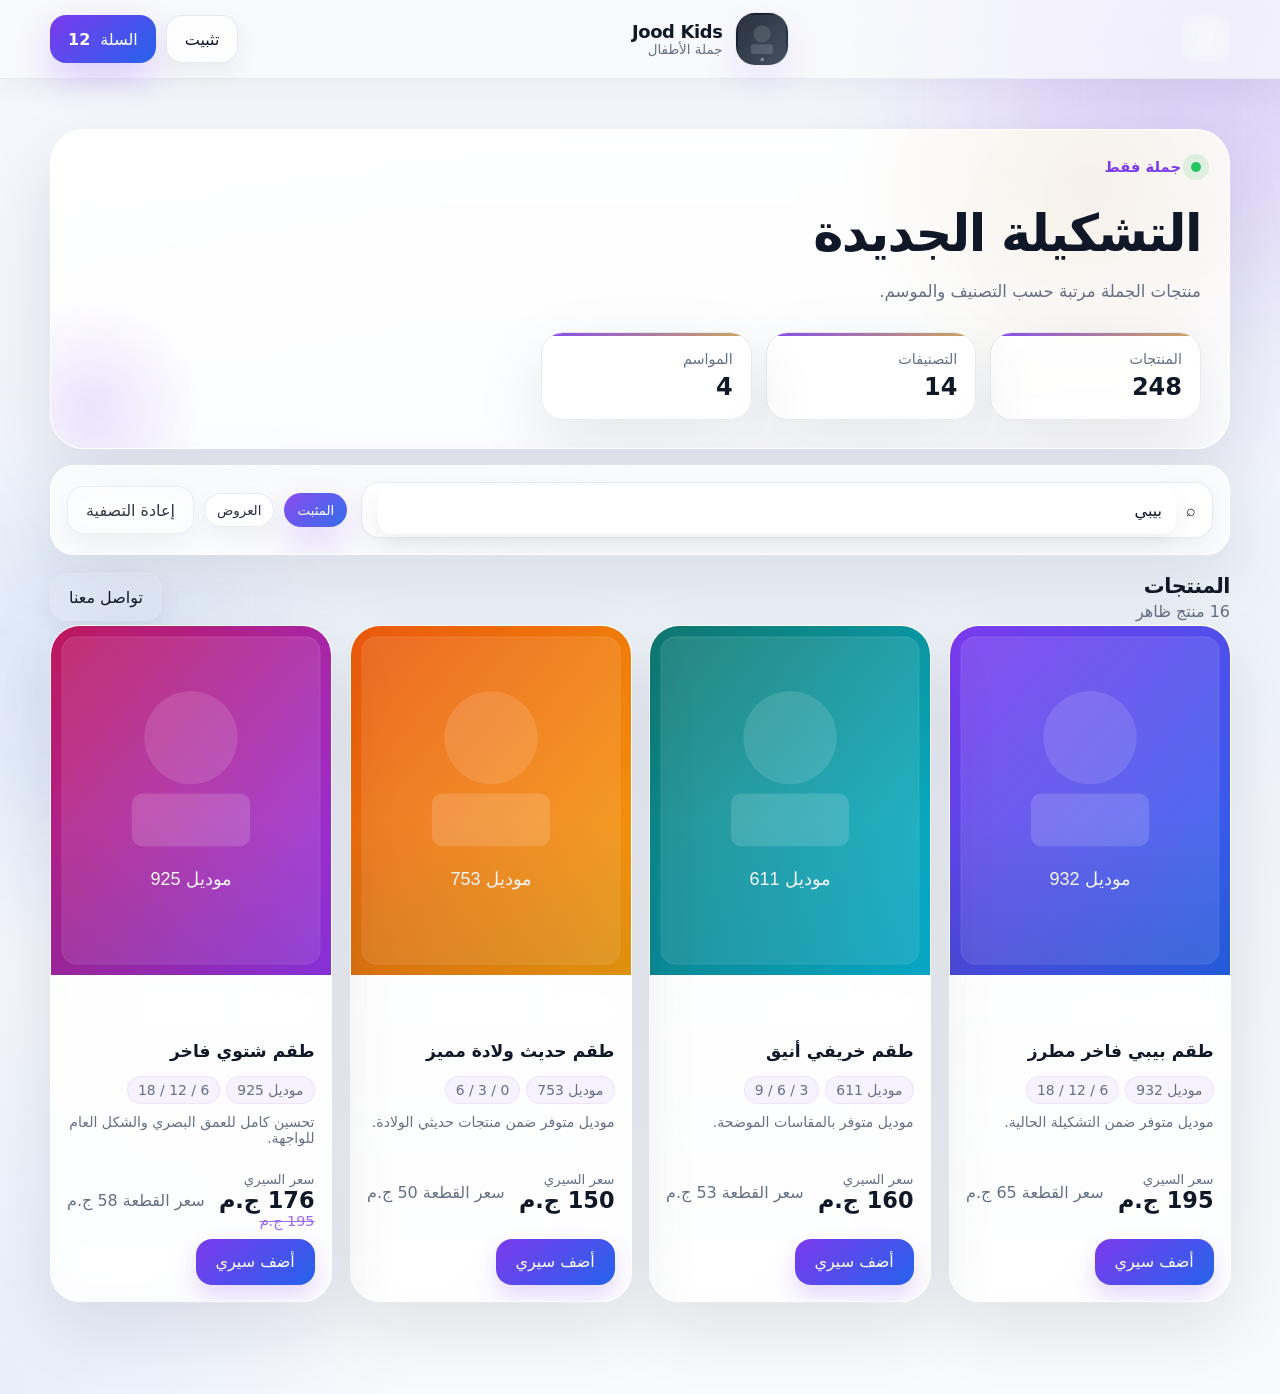
<file: showcase-home.html>
<!DOCTYPE html><html lang="ar" dir="rtl"><head><meta charset="UTF-8"><meta name="viewport" content="width=device-width, initial-scale=1.0"><title>Showcase</title><style>
.seo-hidden, .seo-catalog {
  position: absolute !important;
  width: 1px !important;
  height: 1px !important;
  padding: 0 !important;
  margin: -1px !important;
  overflow: hidden !important;
  clip: rect(0, 0, 0, 0) !important;
  white-space: nowrap !important;
  border: 0 !important;
}
:root {
  --primary: #7c3aed;
  --primary-2: #101827;
  --text: #eef2ff;
  --text-muted: #9aa4bf;
  --shadow: 0 18px 46px rgba(0, 0, 0, 0.28);
}
* { box-sizing: border-box; }
html { scroll-behavior: smooth; }
body {
  margin: 0;
  font-family: "Cairo", system-ui, sans-serif;
  background:
    radial-gradient(circle at top right, rgba(124, 58, 237, 0.16), transparent 28%),
    radial-gradient(circle at bottom left, rgba(0, 188, 212, 0.08), transparent 22%),
    linear-gradient(180deg, #090d17 0%, #0c1220 100%);
  color: var(--text);
  min-height: 100vh;
  overflow-x: hidden;
}
a { color: inherit; text-decoration: none; }
button, input, textarea, select { font: inherit; }
button { cursor: pointer; }
img { max-width: 100%; display: block; }
.hidden { display: none !important; }
.shell { width: min(1180px, calc(100% - 28px)); margin: 0 auto; }
.ambient { position: fixed; pointer-events: none; z-index: 0; filter: blur(80px); opacity: .5; }
.ambient-a { width: 320px; height: 320px; background: rgba(124,58,237,.26); top: -80px; right: -40px; }
.ambient-b { width: 260px; height: 260px; background: rgba(22,163,74,.12); left: -50px; bottom: 80px; }
.site-header { position: sticky; top: 0; z-index: 30; backdrop-filter: blur(14px); background: rgba(7, 11, 20, 0.5); border-bottom: 1px solid rgba(255,255,255,0.05); }
.header-bar { min-height: 78px; display: grid; grid-template-columns: auto 1fr auto; gap: 12px; align-items: center; }
.brand-btn { appearance: none; border: 0; background: transparent; color: inherit; display: flex; align-items: center; gap: 12px; justify-self: center; }
.brand-mark-wrap { width: 54px; height: 54px; border-radius: 20px; background: linear-gradient(135deg, rgba(255,255,255,.13), rgba(255,255,255,.06)); border: 1px solid rgba(255,255,255,.08); display: grid; place-items: center; overflow: hidden; box-shadow: var(--shadow); }
.brand-logo-image { width: 100%; height: 100%; object-fit: cover; }
.brand-mark { font-weight: 900; letter-spacing: .08em; font-size: 1.05rem; }
.brand-copy { display: flex; flex-direction: column; text-align: right; }
.brand-copy strong { font-size: 1.12rem; }
.brand-copy span { font-size: .84rem; color: var(--text-muted); }
.header-tools { display: flex; gap: 10px; align-items: center; }
.icon-circle, .icon-btn {
  width: 48px; height: 48px; border-radius: 16px; border: 1px solid rgba(255,255,255,.1);
  background: rgba(255,255,255,.06); color: var(--text); display: grid; place-items: center;
}
.icon-circle:hover, .icon-btn:hover { background: rgba(255,255,255,.1); }
.cart-pill, .soft-pill, .primary-btn, .ghost-btn, .danger-btn {
  border: 0; border-radius: 16px; padding: 0 18px; min-height: 48px; display: inline-flex; align-items: center; gap: 10px; justify-content: center;
}
.cart-pill { background: linear-gradient(135deg, var(--primary), #8b5cf6); color: white; min-width: 72px; box-shadow: 0 16px 36px rgba(124,58,237,.28); }
.soft-pill { background: rgba(255,255,255,.07); color: var(--text); border: 1px solid rgba(255,255,255,.08); }
.soft-pill.alt { background: rgba(255,255,255,.04); }
.primary-btn { background: linear-gradient(135deg, var(--primary), #8b5cf6); color: white; box-shadow: 0 16px 36px rgba(124,58,237,.28); }
.ghost-btn { background: rgba(255,255,255,.06); color: var(--text); border: 1px solid rgba(255,255,255,.08); }
.danger-btn { background: rgba(239,68,68,.16); color: #ffd5d5; }
.danger-btn.strong { background: rgba(239,68,68,.28); }
.full { width: 100%; }
.intro-wrap, .toolbar-wrap, .section-row, .products-grid, .empty-wrap, .site-footer { position: relative; z-index: 1; }
.intro-wrap { padding-top: 26px; }
.intro-card {
  background: linear-gradient(180deg, rgba(255,255,255,.08), rgba(255,255,255,.03));
  border: 1px solid rgba(255,255,255,.08); border-radius: 34px; padding: 28px; box-shadow: var(--shadow);
  position: relative; overflow: hidden;
}
.intro-card::before {
  content: ""; position: absolute; inset: auto auto -70px -70px; width: 220px; height: 220px; border-radius: 50%;
  background: radial-gradient(circle, rgba(124,58,237,.28), transparent 70%);
}
.intro-topline { display: flex; align-items: center; gap: 10px; margin-bottom: 10px; }
.intro-dot { width: 10px; height: 10px; border-radius: 50%; background: #34d399; box-shadow: 0 0 0 8px rgba(52,211,153,.12); }
.intro-badge { color: #f5f3ff; font-size: .92rem; }
.intro-copy h1 { margin: 0; font-size: clamp(1.7rem, 4vw, 2.75rem); line-height: 1.25; }
.intro-copy p { margin: 10px 0 0; color: var(--text-muted); font-size: 1rem; }
.intro-meta { display: grid; grid-template-columns: repeat(3, minmax(0, 1fr)); gap: 14px; margin-top: 24px; }
.meta-card { background: rgba(255,255,255,.045); border: 1px solid rgba(255,255,255,.08); border-radius: 22px; padding: 18px; }
.meta-card span { display: block; color: var(--text-muted); font-size: .9rem; }
.meta-card strong { display: block; margin-top: 6px; font-size: 1.5rem; }
.toolbar-wrap { padding-top: 16px; }
.toolbar-card {
  background: rgba(255,255,255,.045); border: 1px solid rgba(255,255,255,.08); border-radius: 24px; padding: 16px;
  display: flex; align-items: center; gap: 14px; justify-content: space-between; flex-wrap: wrap;
}
.search-box { flex: 1 1 300px; display: flex; align-items: center; gap: 10px; background: rgba(255,255,255,.05); border: 1px solid rgba(255,255,255,.08); border-radius: 18px; padding: 0 16px; min-height: 56px; }
.search-box input { flex: 1; background: transparent; border: 0; color: white; outline: none; }
.search-box input::placeholder { color: var(--text-muted); }
.toolbar-filters { display: flex; align-items: center; gap: 10px; flex-wrap: wrap; }
.clean-select, select, input, textarea {
  width: 100%; min-height: 48px; padding: 0 14px; border-radius: 14px; border: 1px solid rgba(255,255,255,.1); background: rgba(255,255,255,.04); color: var(--text);
}
textarea { padding: 14px; resize: vertical; min-height: 110px; }
select option { color: #111827; }
.section-row { padding: 18px 0 4px; display: flex; align-items: center; justify-content: space-between; gap: 12px; }
.section-heading h2 { margin: 0; font-size: 1.3rem; }
.section-heading p { margin: 4px 0 0; color: var(--text-muted); }
.products-grid { display: grid; grid-template-columns: repeat(4, minmax(0, 1fr)); gap: 18px; padding-bottom: 40px; }
.product-card {
  background: linear-gradient(180deg, rgba(255,255,255,.08), rgba(255,255,255,.03));
  border: 1px solid rgba(255,255,255,.08); border-radius: 28px; overflow: hidden; box-shadow: var(--shadow);
  display: flex; flex-direction: column; min-height: 100%;
}
.product-media { position: relative; aspect-ratio: 4 / 5; background: rgba(255,255,255,.03); cursor: zoom-in; overflow: hidden; }
.product-media img { width: 100%; height: 100%; object-fit: cover; transition: transform .35s ease; }
.product-card:hover .product-media img { transform: scale(1.04); }
.sale-badge, .pin-badge, .gallery-count {
  position: absolute; display: inline-flex; align-items: center; gap: 6px; border-radius: 999px; padding: 8px 12px; font-size: .78rem;
  backdrop-filter: blur(14px); border: 1px solid rgba(255,255,255,.14);
}
.sale-badge { top: 12px; right: 12px; background: rgba(239, 68, 68, 0.9); color: white; font-weight: 800; }
.pin-badge { top: 12px; left: 12px; background: rgba(17,24,39,.74); }
.gallery-count { left: 12px; bottom: 12px; background: rgba(255,255,255,.12); }
.product-body { padding: 16px; display: flex; flex-direction: column; gap: 12px; flex: 1; }
.badges-row, .chip-grid { display: flex; gap: 8px; flex-wrap: wrap; }
.badge, .filter-chip {
  display: inline-flex; align-items: center; justify-content: center; min-height: 34px; padding: 0 12px; border-radius: 999px;
  background: rgba(255,255,255,.06); border: 1px solid rgba(255,255,255,.08); color: #edf2ff; font-size: .84rem;
}
.filter-chip.active { background: linear-gradient(135deg, var(--primary), #8b5cf6); color: white; border-color: transparent; box-shadow: 0 10px 24px rgba(124,58,237,.25); }
.product-title { margin: 0; font-size: 1.08rem; line-height: 1.5; }
.product-sub { display: flex; align-items: center; justify-content: space-between; gap: 8px; color: var(--text-muted); font-size: .87rem; }
.product-desc { margin: 0; color: var(--text-muted); font-size: .88rem; min-height: 42px; }
.price-stack { display: flex; align-items: end; justify-content: space-between; gap: 8px; }
.price-main { display: flex; flex-direction: column; }
.price-main small { color: var(--text-muted); }
.price-main strong { font-size: 1.32rem; }
.price-main del { color: #c4b5fd; opacity: .76; font-size: .9rem; }
.card-actions { margin-top: auto; display: grid; grid-template-columns: 1fr 1fr; gap: 10px; }
.empty-wrap { padding-bottom: 40px; }
.empty-card { border-radius: 28px; border: 1px dashed rgba(255,255,255,.14); background: rgba(255,255,255,.03); padding: 40px 20px; text-align: center; color: var(--text-muted); }
.site-footer { padding: 0 0 44px; }
.footer-grid { background: rgba(255,255,255,.04); border: 1px solid rgba(255,255,255,.08); border-radius: 28px; padding: 22px; display: grid; grid-template-columns: 1.2fr 1fr auto; gap: 18px; align-items: center; }
.footer-brand strong { font-size: 1.18rem; }
.footer-brand p { margin: 6px 0 0; color: var(--text-muted); }
.payment-icons { display: flex; gap: 10px; flex-wrap: wrap; }
.pay-icon { display: inline-flex; align-items: center; gap: 8px; min-height: 42px; padding: 0 14px; border-radius: 999px; background: rgba(255,255,255,.06); border: 1px solid rgba(255,255,255,.08); color: #f8fafc; }
.footer-socials { display: flex; gap: 10px; justify-content: end; }
.social-btn { width: 46px; height: 46px; border-radius: 14px; display: grid; place-items: center; background: rgba(255,255,255,.06); border: 1px solid rgba(255,255,255,.08); }
.social-btn, .contact-card { cursor: pointer; font: inherit; color: inherit; }
button.social-btn, button.contact-card { appearance: none; -webkit-appearance: none; }
.social-whatsapp { background: rgba(34,197,94,.14); }
.overlay { position: fixed; inset: 0; background: rgba(0,0,0,.58); backdrop-filter: blur(4px); opacity: 0; pointer-events: none; transition: .25s ease; z-index: 40; }
.overlay.show { opacity: 1; pointer-events: auto; }
.drawer {
  position: fixed; top: 0; bottom: 0; width: min(430px, calc(100% - 14px)); background: rgba(8, 11, 18, 0.96); backdrop-filter: blur(18px);
  z-index: 50; border-left: 1px solid rgba(255,255,255,.08); border-right: 1px solid rgba(255,255,255,.08); transform: translateX(110%); transition: transform .28s ease;
  display: flex; flex-direction: column; box-shadow: var(--shadow);
}
.drawer-right { right: 0; }
.drawer-left { left: 0; transform: translateX(-110%); }
.drawer.show.drawer-right, .drawer.show.drawer-left { transform: translateX(0); }
.drawer-head { min-height: 72px; display: flex; align-items: center; justify-content: space-between; padding: 0 16px; border-bottom: 1px solid rgba(255,255,255,.06); }
.menu-drawer { padding-bottom: 16px; overflow: auto; }
.menu-section { padding: 18px 16px 0; }
.menu-section-head { color: var(--text-muted); font-size: .9rem; margin-bottom: 10px; }
.menu-links { display: grid; gap: 10px; }
.menu-link-btn {
  min-height: 52px; border-radius: 18px; border: 1px solid rgba(255,255,255,.08); background: rgba(255,255,255,.05); color: var(--text);
  display: flex; align-items: center; justify-content: flex-start; gap: 12px; padding: 0 16px;
}
.menu-link-btn.active { background: linear-gradient(135deg, rgba(124,58,237,.22), rgba(124,58,237,.10)); border-color: rgba(167,139,250,.45); }
.stack-list { display: grid; gap: 12px; padding: 16px; overflow: auto; }
.drawer-summary { border-top: 1px solid rgba(255,255,255,.06); padding: 16px; }
.summary-row { display: flex; align-items: center; justify-content: space-between; margin-bottom: 12px; }
.cart-item, .admin-item, .category-item, .order-item { background: rgba(255,255,255,.045); border: 1px solid rgba(255,255,255,.08); border-radius: 20px; padding: 14px; }
.cart-item { display: grid; grid-template-columns: 76px 1fr auto; gap: 12px; align-items: center; }
.cart-thumb { width: 76px; height: 92px; object-fit: cover; border-radius: 16px; }
.muted { color: var(--text-muted); }
.qty-box { display: inline-flex; align-items: center; gap: 8px; background: rgba(255,255,255,.05); border-radius: 999px; padding: 4px; }
.qty-box button { width: 32px; height: 32px; border-radius: 999px; border: 0; background: rgba(255,255,255,.08); color: white; }
.auth-box, .tab-panel { padding: 16px; }
.admin-drawer { width: min(740px, calc(100% - 10px)); overflow: auto; }
.admin-tabs { display: flex; gap: 8px; flex-wrap: wrap; padding: 12px 16px 0; }
.tab-btn { min-height: 44px; padding: 0 14px; border-radius: 14px; border: 1px solid rgba(255,255,255,.08); background: rgba(255,255,255,.05); color: var(--text); display: inline-flex; align-items: center; gap: 8px; }
.tab-btn.active { background: linear-gradient(135deg, var(--primary), #8b5cf6); color: white; border-color: transparent; }
.tab-panel { display: none; }
.tab-panel.active { display: block; }
.panel-card { background: rgba(255,255,255,.045); border: 1px solid rgba(255,255,255,.08); border-radius: 24px; padding: 16px; margin-bottom: 14px; }
.panel-card.danger { border-color: rgba(239,68,68,.22); }
.panel-top, .btn-row { display: flex; align-items: center; justify-content: space-between; gap: 10px; flex-wrap: wrap; }
.grid-2 { display: grid; grid-template-columns: repeat(2, minmax(0, 1fr)); gap: 12px; }
.field { display: grid; gap: 8px; }
.field.full { grid-column: 1 / -1; }
.field label { color: var(--text-muted); font-size: .92rem; }
.preview-grid { display: grid; grid-template-columns: repeat(4, minmax(0, 1fr)); gap: 10px; margin-top: 12px; }
.preview-grid .preview-image { position: relative; aspect-ratio: 1/1; border-radius: 16px; overflow: hidden; border: 1px solid rgba(255,255,255,.08); }
.preview-grid img { width: 100%; height: 100%; object-fit: cover; }
.preview-remove { position: absolute; top: 8px; left: 8px; width: 32px; height: 32px; border-radius: 999px; border: 0; background: rgba(0,0,0,.6); color: white; }
.category-item { display: grid; grid-template-columns: auto 1fr auto; gap: 12px; align-items: end; }
.category-code { min-width: 54px; min-height: 48px; display: grid; place-items: center; border-radius: 14px; background: rgba(255,255,255,.06); }
.stats-grid { display: grid; grid-template-columns: repeat(4, minmax(0,1fr)); gap: 12px; }
.kpi-card { background: rgba(255,255,255,.04); border: 1px solid rgba(255,255,255,.08); border-radius: 20px; padding: 16px; }
.kpi-card span { color: var(--text-muted); }
.kpi-card strong { display: block; margin-top: 8px; font-size: 1.4rem; }
.admin-product-item { display: grid; grid-template-columns: 78px 1fr auto; gap: 12px; align-items: center; }
.admin-product-thumb { width: 78px; height: 94px; object-fit: cover; border-radius: 16px; }
.admin-actions, .order-actions { display: flex; gap: 8px; flex-wrap: wrap; }
.status-line { margin-top: 10px; color: var(--text-muted); }
.modal { position: fixed; inset: 0; display: grid; place-items: center; background: rgba(0,0,0,.62); backdrop-filter: blur(6px); opacity: 0; pointer-events: none; transition: .25s ease; z-index: 60; padding: 16px; }
.modal.show { opacity: 1; pointer-events: auto; }
.modal-box { position: relative; width: min(680px, 100%); max-height: min(88vh, 960px); overflow: auto; background: rgba(9, 12, 20, 0.96); border: 1px solid rgba(255,255,255,.08); border-radius: 28px; padding: 18px; box-shadow: var(--shadow); }
.compact-box { width: min(600px, 100%); }
.policy-box { width: min(820px, 100%); }
.image-box { width: min(1040px, 100%); background: rgba(5,7,12,.98); }
.modal-head { margin-bottom: 16px; }
.modal-head h3 { margin: 0; }
.contact-cards { display: grid; grid-template-columns: repeat(2, minmax(0,1fr)); gap: 12px; }
.contact-card { min-height: 86px; border-radius: 20px; background: rgba(255,255,255,.05); border: 1px solid rgba(255,255,255,.08); display: flex; align-items: center; justify-content: center; flex-direction: column; gap: 8px; width: 100%; }
.contact-card.whatsapp { background: rgba(34,197,94,.14); }
.policy-body { white-space: pre-wrap; color: var(--text); line-height: 2; }
.image-box #modalImage { width: 100%; max-height: 68vh; object-fit: contain; border-radius: 22px; background: rgba(255,255,255,.03); }
.gallery-nav { position: absolute; top: calc(50% - 24px); width: 48px; height: 48px; border-radius: 999px; border: 0; background: rgba(0,0,0,.45); color: white; }
.gallery-nav.prev { right: 18px; }
.gallery-nav.next { left: 18px; }
.thumb-strip { margin-top: 14px; display: flex; gap: 10px; overflow: auto; padding-bottom: 4px; }
.thumb-strip button { width: 70px; height: 86px; padding: 0; border-radius: 14px; overflow: hidden; border: 1px solid rgba(255,255,255,.08); background: transparent; opacity: .6; }
.thumb-strip button.active { opacity: 1; border-color: #a78bfa; }
.thumb-strip img { width: 100%; height: 100%; object-fit: cover; }
.floating-whatsapp { position: fixed; left: 16px; bottom: 16px; width: 60px; height: 60px; border-radius: 999px; border: 0; background: linear-gradient(135deg, #22c55e, #16a34a); color: white; display: grid; place-items: center; font-size: 1.5rem; z-index: 20; box-shadow: 0 18px 40px rgba(34,197,94,.35); }
body.admin-drawer-open .footer-socials,
body.admin-drawer-open #floatingWhatsApp,
body.admin-drawer-open .site-footer .social-btn { pointer-events: none !important; }
body.admin-drawer-open .admin-drawer,
body.admin-drawer-open .admin-drawer * { pointer-events: auto; }
.toast { position: fixed; right: 16px; bottom: 16px; z-index: 80; min-width: 220px; max-width: min(420px, calc(100% - 32px)); background: rgba(9,12,20,.95); border: 1px solid rgba(255,255,255,.08); border-radius: 18px; padding: 14px 16px; box-shadow: var(--shadow); opacity: 0; pointer-events: none; transform: translateY(12px); transition: .25s ease; }
.toast.show { opacity: 1; transform: translateY(0); }
@media (max-width: 1100px) { .products-grid { grid-template-columns: repeat(3, minmax(0, 1fr)); } }
@media (max-width: 860px) { .products-grid { grid-template-columns: repeat(2, minmax(0, 1fr)); } .footer-grid, .stats-grid, .grid-2 { grid-template-columns: 1fr 1fr; } .preview-grid { grid-template-columns: repeat(3, minmax(0, 1fr)); } }
@media (max-width: 640px) {
  .shell { width: min(100% - 16px, 1180px); }
  .brand-copy span, .header-tools .soft-pill span { display: none; }
  .intro-card, .toolbar-card, .footer-grid { padding: 18px; border-radius: 24px; }
  .intro-meta, .footer-grid, .stats-grid, .grid-2, .contact-cards { grid-template-columns: 1fr; }
  .products-grid { grid-template-columns: 1fr 1fr; gap: 14px; }
  .preview-grid { grid-template-columns: repeat(2, minmax(0, 1fr)); }
  .category-item, .cart-item, .admin-product-item { grid-template-columns: 1fr; }
  .card-actions { grid-template-columns: 1fr; }
}
@media (max-width: 420px) { .products-grid { grid-template-columns: 1fr; } }

/* ===== Final light premium theme overrides ===== */
:root {
  --primary: #7c3aed;
  --primary-2: #2563eb;
  --text: #101828;
  --text-muted: #667085;
  --line: #e6e9ef;
  --surface: rgba(255,255,255,.84);
  --surface-soft: rgba(255,255,255,.72);
  --surface-alt: #f7f9fc;
  --shadow: 0 20px 60px rgba(15, 23, 42, .12);
}
body {
  color: var(--text);
  background:
    radial-gradient(circle at top right, rgba(124, 58, 237, 0.12), transparent 28%),
    radial-gradient(circle at bottom left, rgba(37, 99, 235, 0.09), transparent 22%),
    linear-gradient(180deg, #f8fafc 0%, #eef2f8 100%);
}
.ambient { opacity: .8; }
.ambient-a { background: rgba(124,58,237,.16); }
.ambient-b { background: rgba(37,99,235,.12); }
.site-header {
  background: rgba(248, 250, 252, 0.74);
  border-bottom: 1px solid rgba(230,233,239,.9);
}
.brand-mark-wrap,
.icon-circle, .icon-btn,
.toolbar-card, .intro-card, .meta-card,
.product-card, .footer-grid, .empty-card,
.menu-link-btn, .cart-item, .admin-item, .category-item, .order-item,
.panel-card, .kpi-card, .contact-card,
.drawer, .modal-box, .toast, .search-box, .qty-box,
.badge, .filter-chip, .soft-pill, .ghost-btn, .pay-icon, .social-btn,
.clean-select, select, input, textarea, .category-code {
  background: var(--surface);
  border-color: var(--line);
  color: var(--text);
  backdrop-filter: blur(14px);
  box-shadow: var(--shadow);
}
.brand-mark-wrap {
  background: linear-gradient(135deg, rgba(124,58,237,.10), rgba(37,99,235,.08));
}
.soft-pill.alt, .soft-pill, .ghost-btn,
.badge, .filter-chip, .pay-icon, .social-btn,
.qty-box, .menu-link-btn, .search-box,
.clean-select, select, input, textarea, .category-code {
  box-shadow: 0 10px 24px rgba(15, 23, 42, .06);
}
.search-box input,
.clean-select, select, input, textarea,
.qty-box button,
.pay-icon, .pin-badge, .gallery-count,
.modal-head h3, .policy-body, .cart-pill strong,
.footer-brand strong, .brand-copy strong, .section-heading h2,
.product-title, .product-sub, .price-main strong, .field label {
  color: var(--text);
}
.search-box input::placeholder,
.field label,
.brand-copy span,
.footer-brand p,
.section-heading p,
.product-sub,
.product-desc,
.muted,
.status-line,
.meta-card span,
.kpi-card span,
.menu-section-head,
.price-main small,
.price-main del,
.intro-copy p,
.auth-box .status-line {
  color: var(--text-muted);
}
.icon-circle, .icon-btn {
  background: rgba(255,255,255,.92);
}
.icon-circle:hover, .icon-btn:hover, .ghost-btn:hover, .soft-pill:hover, .menu-link-btn:hover, .social-btn:hover {
  background: #fff;
}
.cart-pill, .primary-btn, .tab-btn.active, .filter-chip.active {
  background: linear-gradient(135deg, var(--primary), var(--primary-2));
  color: #fff;
  box-shadow: 0 16px 36px rgba(124,58,237,.24);
}
.cart-pill strong, .primary-btn strong, .tab-btn.active strong { color: #fff; }
.danger-btn {
  background: #fff1f2;
  color: #be123c;
  border: 1px solid rgba(244,63,94,.18);
  box-shadow: 0 10px 24px rgba(244,63,94,.08);
}
.danger-btn.strong {
  background: linear-gradient(135deg, #ef4444, #be123c);
  color: #fff;
}
.intro-card {
  background: linear-gradient(180deg, rgba(255,255,255,.92), rgba(255,255,255,.82));
}
.intro-card::before {
  background: radial-gradient(circle, rgba(124,58,237,.16), transparent 70%);
}
.intro-dot { background: #22c55e; box-shadow: 0 0 0 8px rgba(34,197,94,.12); }
.intro-badge {
  color: var(--primary);
  font-weight: 800;
}
.meta-card {
  background: rgba(255,255,255,.90);
}
.search-box {
  background: rgba(255,255,255,.88);
}
.toolbar-card {
  background: rgba(255,255,255,.74);
}
.products-grid { padding-bottom: 44px; }
.product-card {
  background: linear-gradient(180deg, rgba(255,255,255,.94), rgba(255,255,255,.86));
}
.product-media {
  background: linear-gradient(180deg, #f8fafc, #eef2ff);
}
.product-media img { object-fit: cover; }
.sale-badge {
  background: linear-gradient(135deg, #ef4444, #dc2626);
  color: #fff;
}
.pin-badge {
  background: rgba(255,255,255,.94);
  border-color: var(--line);
}
.gallery-count {
  background: rgba(255,255,255,.92);
}
.badge {
  background: #f5f3ff;
  color: #5b21b6;
  border-color: rgba(124,58,237,.14);
}
.filter-chip {
  background: rgba(255,255,255,.94);
  color: var(--text);
}
.price-main del { color: #7c3aed; opacity: .76; }
.footer-grid {
  background: rgba(255,255,255,.78);
}
.pay-icon {
  background: rgba(255,255,255,.94);
}
.social-whatsapp {
  background: rgba(34,197,94,.12);
}
.overlay {
  background: rgba(15,23,42,.20);
  backdrop-filter: blur(5px);
}
.drawer {
  background: rgba(249,250,251,.92);
  border-left: 1px solid var(--line);
  border-right: 1px solid var(--line);
}
.drawer-head {
  border-bottom: 1px solid var(--line);
}
.drawer-summary {
  border-top: 1px solid var(--line);
}
.cart-item, .admin-item, .category-item, .order-item, .panel-card, .kpi-card {
  background: rgba(255,255,255,.88);
}
.qty-box button {
  background: #fff;
  border: 1px solid var(--line);
}
.tab-btn {
  background: rgba(255,255,255,.9);
  color: var(--text);
  border-color: var(--line);
}
.preview-grid .preview-image {
  border-color: var(--line);
  background: #fff;
}
.preview-remove {
  background: rgba(15,23,42,.70);
}
.modal {
  background: rgba(15,23,42,.28);
}
.modal-box {
  background: rgba(255,255,255,.95);
  border-color: var(--line);
}
.image-box {
  background: rgba(255,255,255,.96);
}
.image-box #modalImage {
  background: #f8fafc;
}
.gallery-nav {
  background: rgba(255,255,255,.94);
  border: 1px solid var(--line);
  color: var(--text);
}
.thumb-strip button {
  border-color: var(--line);
  background: #fff;
}
.thumb-strip button.active {
  border-color: var(--primary);
}
.toast {
  background: rgba(255,255,255,.96);
  border-color: var(--line);
  color: var(--text);
}
.clean-select, select, input, textarea {
  background: rgba(255,255,255,.94);
}
select option { color: #101828; }
.empty-card {
  border-style: solid;
  border-color: rgba(124,58,237,.12);
  background: rgba(255,255,255,.86);
}
.floating-whatsapp {
  box-shadow: 0 18px 40px rgba(34,197,94,.24);
}
@media (max-width: 640px) {
  .site-header { background: rgba(248,250,252,.9); }
  .drawer { background: rgba(249,250,251,.98); }
}


/* ===== Fast + secure interaction hardening ===== */
#siteContent { position: relative; z-index: 1; }
.load-more-wrap { display: flex; justify-content: center; padding: 4px 0 24px; }
.load-more-btn { min-width: 180px; justify-content: center; }
.overlay { z-index: 60; }
.drawer { z-index: 65; }
.admin-drawer { z-index: 72; }
.modal { z-index: 90; }
body.drawer-open #siteContent,
body.drawer-open .site-footer,
body.drawer-open #floatingWhatsApp,
body.admin-drawer-open .site-header,
body.admin-drawer-open #siteContent,
body.admin-drawer-open .site-footer,
body.admin-drawer-open #floatingWhatsApp { pointer-events: none !important; }
body.admin-drawer-open #adminDrawer,
body.admin-drawer-open #adminDrawer * { pointer-events: auto !important; }
body.menu-drawer-open #menuDrawer,
body.menu-drawer-open #menuDrawer *,
body.cart-drawer-open #cartDrawer,
body.cart-drawer-open #cartDrawer * { pointer-events: auto !important; }
@media (max-width: 860px) {
  .admin-drawer { width: 100%; max-width: 100%; }
}


.product-card,
.admin-item,
.order-item,
.category-item,
.cart-item,
.panel-card { content-visibility: auto; contain-intrinsic-size: 360px; }
.product-media img,
.cart-thumb,
.admin-product-thumb,
.thumb-strip img { image-rendering: auto; }


/* ===== Final mobile and gallery fixes ===== */
.footer-socials { display: none !important; }
body.modal-open .site-header,
body.modal-open #siteContent,
body.modal-open .site-footer,
body.modal-open #floatingWhatsApp { pointer-events: none !important; }
body.modal-open .modal,
body.modal-open .modal * { pointer-events: auto !important; }
.image-box {
  width: min(1180px, 100%);
  max-height: min(96vh, 1100px);
  padding: 16px;
  display: flex;
  flex-direction: column;
  align-items: center;
  justify-content: center;
  overflow: hidden;
}
.image-box .modal-close {
  position: absolute;
  top: 12px;
  inset-inline-end: 12px;
  z-index: 5;
}
.image-box #modalImage {
  display: block;
  width: auto;
  max-width: 100%;
  height: auto;
  max-height: calc(96vh - 150px);
  margin: 34px auto 0;
  object-fit: contain;
  border-radius: 22px;
}
.thumb-strip {
  width: 100%;
  justify-content: center;
  align-items: center;
  padding-top: 12px;
  margin-top: 10px;
  overflow-x: auto;
  overflow-y: hidden;
}
.thumb-strip button {
  flex: 0 0 72px;
  width: 72px;
  height: 90px;
}
.gallery-nav {
  top: 50%;
  transform: translateY(-50%);
  z-index: 4;
}
@media (max-width: 860px) {
  .shell { width: min(100%, calc(100% - 18px)); }
  .site-header { position: sticky; top: 0; }
  .header-bar { min-height: 72px; gap: 8px; }
  .brand-mark-wrap { width: 48px; height: 48px; border-radius: 16px; }
  .brand-copy strong { font-size: 1rem; }
  .brand-copy span { font-size: .78rem; }
  .intro-card, .toolbar-card, .panel-card, .drawer, .modal-box { border-radius: 22px; }
  .products-grid { grid-template-columns: repeat(2, minmax(0, 1fr)); gap: 12px; }
  .product-card { border-radius: 20px; }
  .product-media { aspect-ratio: 3 / 4; }
  .card-actions { flex-direction: column; }
  .card-actions > button { width: 100%; }
  .drawer { width: min(100%, 94vw); }
  .admin-drawer { width: 100%; max-width: 100%; border-radius: 0; }
  .image-box {
    width: calc(100vw - 12px);
    max-width: calc(100vw - 12px);
    min-height: calc(100vh - 12px);
    max-height: calc(100vh - 12px);
    padding: 12px;
    border-radius: 20px;
  }
  .image-box #modalImage {
    max-height: calc(100vh - 150px);
    margin-top: 28px;
  }
  .gallery-nav { width: 42px; height: 42px; }
  .thumb-strip { justify-content: flex-start; }
  .thumb-strip button { flex-basis: 64px; width: 64px; height: 82px; }
}
@media (max-width: 520px) {
  .header-tools { gap: 8px; }
  .soft-pill, .primary-btn, .ghost-btn, .danger-btn, .cart-pill { min-height: 44px; padding: 0 14px; }
  .products-grid { grid-template-columns: repeat(2, minmax(0, 1fr)); }
  .product-body { padding: 12px; }
  .product-title { font-size: .98rem; }
  .price-main strong { font-size: 1rem; }
}


/* ===== Final modal interaction stability fix ===== */
.modal {
  visibility: hidden;
}
.modal.show {
  visibility: visible;
  pointer-events: auto !important;
}
.modal:not(.show),
.modal:not(.show) * {
  pointer-events: none !important;
}
body.modal-open .modal {
  pointer-events: none !important;
}
body.modal-open .modal.show,
body.modal-open .modal.show * {
  pointer-events: auto !important;
}
.modal-box {
  pointer-events: auto;
}
.modal-close,
.gallery-nav,
.thumb-strip button,
.contact-card,
#submitOrderBtn {
  touch-action: manipulation;
}


/* ===== Admin drawer button reliability fix ===== */
#adminDrawer button,
#adminDrawer input,
#adminDrawer select,
#adminDrawer textarea {
  touch-action: manipulation;
}

.product-page-shell { position: relative; z-index: 1; padding-bottom: 40px; }
.product-page-brand { cursor: default; }
.product-intro-wrap { padding-top: 26px; }
.product-page-grid { display: grid; grid-template-columns: minmax(320px, 470px) 1fr; gap: 22px; align-items: start; }
.product-page-media-card { background: rgba(255,255,255,.04); border: 1px solid rgba(255,255,255,.08); border-radius: 28px; overflow: hidden; aspect-ratio: 4 / 5; }
.product-page-hero-image { width: 100%; height: 100%; object-fit: cover; }
.product-page-thumbs { display: grid; grid-template-columns: repeat(auto-fit, minmax(86px, 1fr)); gap: 10px; margin-top: 12px; }
.product-thumb-btn { border: 1px solid rgba(255,255,255,.08); background: rgba(255,255,255,.04); border-radius: 18px; overflow: hidden; padding: 0; min-height: 86px; }
.product-thumb-btn.active { border-color: rgba(167,139,250,.8); box-shadow: 0 0 0 2px rgba(167,139,250,.2); }
.product-thumb-btn img { width: 100%; height: 100%; object-fit: cover; }
.product-page-content { display: grid; gap: 14px; }
.product-page-content h1 { margin: 0; font-size: clamp(1.5rem, 3.4vw, 2.4rem); line-height: 1.4; }
.product-page-lead, .product-page-description { margin: 0; color: var(--text-muted); line-height: 1.9; }
.product-page-specs { display: grid; grid-template-columns: repeat(2, minmax(0,1fr)); gap: 12px; }
.product-page-price-card { display: flex; align-items: end; justify-content: space-between; gap: 14px; border-radius: 24px; padding: 18px; background: rgba(255,255,255,.04); border: 1px solid rgba(255,255,255,.08); }
.product-page-actions { grid-template-columns: repeat(2, minmax(0, 1fr)); }
.product-related-row { padding-top: 4px; }
.product-related-grid { grid-template-columns: repeat(4, minmax(0, 1fr)); }
@media (max-width: 980px) {
  .product-page-grid, .product-related-grid { grid-template-columns: 1fr 1fr; }
}
@media (max-width: 720px) {
  .product-page-grid, .product-related-grid, .product-page-specs, .product-page-actions { grid-template-columns: 1fr; }
}


/* === Premium modern storefront refinements === */
.products-grid {
  grid-template-columns: repeat(auto-fill, minmax(230px, 1fr));
  gap: 18px;
}
.product-card {
  position: relative;
  border-radius: 30px;
  transition: transform .24s ease, box-shadow .24s ease, border-color .24s ease;
  box-shadow: 0 16px 36px rgba(15, 23, 42, 0.08);
}
.product-card:hover {
  transform: translateY(-4px);
  box-shadow: 0 24px 48px rgba(15, 23, 42, 0.14);
  border-color: rgba(124,58,237,.18);
}
.product-media::after {
  content: '';
  position: absolute;
  inset: auto 0 0;
  height: 45%;
  background: linear-gradient(180deg, transparent, rgba(15, 23, 42, 0.10));
  pointer-events: none;
}
.product-body {
  gap: 10px;
}
.product-title {
  font-size: 1.02rem;
  line-height: 1.65;
}
.product-title-link {
  color: inherit;
  text-decoration: none;
  display: inline;
}
.product-title-link:hover {
  color: var(--primary);
}
.product-sub {
  justify-content: flex-start;
  flex-wrap: wrap;
  gap: 6px;
}
.product-sub span {
  display: inline-flex;
  align-items: center;
  min-height: 28px;
  padding: 0 10px;
  border-radius: 999px;
  background: rgba(124,58,237,.06);
  border: 1px solid rgba(124,58,237,.08);
}
.product-desc {
  display: -webkit-box;
  -webkit-line-clamp: 2;
  -webkit-box-orient: vertical;
  overflow: hidden;
  min-height: 48px;
}
.price-stack {
  align-items: center;
}
.price-main strong {
  font-size: 1.4rem;
}
.card-actions .ghost-btn,
.card-actions .primary-btn {
  min-height: 46px;
  border-radius: 16px;
}
.card-actions .primary-btn {
  box-shadow: 0 12px 24px rgba(124,58,237,.20);
}
.product-page-media-card,
.product-page-price-card {
  box-shadow: 0 22px 44px rgba(15, 23, 42, 0.10);
}
.product-page-content h1 {
  letter-spacing: -0.02em;
}
.product-related-grid .product-card {
  border-radius: 24px;
}
@media (max-width: 860px) {
  .products-grid {
    grid-template-columns: repeat(2, minmax(0, 1fr));
    gap: 14px;
  }
  .product-card {
    border-radius: 24px;
  }
  .product-body {
    padding: 13px;
  }
  .product-title {
    font-size: .98rem;
  }
  .price-main strong {
    font-size: 1.16rem;
  }
  .card-actions {
    gap: 8px;
  }
  .card-actions .ghost-btn,
  .card-actions .primary-btn {
    min-height: 42px;
    font-size: .88rem;
  }
}
@media (max-width: 520px) {
  .toolbar-card {
    position: sticky;
    top: 74px;
    z-index: 10;
    backdrop-filter: blur(18px);
  }
  .products-grid {
    grid-template-columns: repeat(2, minmax(0, 1fr));
    gap: 12px;
  }
  .product-media {
    aspect-ratio: 0.78;
  }
  .badges-row {
    gap: 6px;
  }
  .badge {
    min-height: 28px;
    padding: 0 10px;
    font-size: .74rem;
  }
  .product-title {
    font-size: .92rem;
  }
  .product-sub {
    font-size: .75rem;
  }
  .product-sub span {
    min-height: 24px;
    padding: 0 8px;
  }
  .price-main small,
  .muted {
    font-size: .73rem;
  }
  .price-main strong {
    font-size: 1.02rem;
  }
  .card-actions {
    grid-template-columns: 1fr;
  }
  .product-page-grid {
    gap: 16px;
  }
  .product-page-media-card {
    border-radius: 22px;
  }
}

/* === Final premium compact storefront cards === */
.product-card--minimal {
  overflow: hidden;
  cursor: pointer;
  border: 1px solid rgba(124,58,237,.08);
  background: linear-gradient(180deg, rgba(255,255,255,.98), rgba(248,250,252,.96));
}
.product-card--minimal .product-media {
  aspect-ratio: 0.82;
  background: linear-gradient(180deg, rgba(248,250,252,.95), rgba(241,245,249,.9));
}
.product-card--minimal .product-media::after {
  display: none;
}
.product-card--minimal .product-body {
  padding: 16px 16px 14px;
  gap: 12px;
}
.product-card--minimal .product-heading {
  display: grid;
  gap: 6px;
}
.product-card--minimal .product-title {
  margin: 0;
  font-size: 1rem;
  line-height: 1.6;
  color: #0f172a;
  display: -webkit-box;
  -webkit-box-orient: vertical;
  -webkit-line-clamp: 2;
  overflow: hidden;
  min-height: 3.2em;
}
.product-card--minimal .product-model-line {
  color: #64748b;
  font-size: .9rem;
  font-weight: 700;
}
.product-card--minimal .piece-price-row {
  display: flex;
  align-items: center;
  justify-content: space-between;
  gap: 12px;
  border-radius: 18px;
  padding: 12px 14px;
  background: linear-gradient(135deg, rgba(124,58,237,.08), rgba(37,99,235,.06));
  border: 1px solid rgba(124,58,237,.08);
}
.product-card--minimal .piece-price-label {
  color: #64748b;
  font-size: .84rem;
  font-weight: 700;
}
.product-card--minimal .piece-price-value {
  color: #111827;
  font-size: 1.18rem;
  font-weight: 900;
  letter-spacing: -.02em;
}
.product-card--minimal .card-actions.single-action {
  grid-template-columns: 1fr;
  margin-top: 0;
}
.product-card--minimal .add-btn {
  min-height: 48px;
  border-radius: 18px;
  font-weight: 800;
  box-shadow: 0 12px 28px rgba(79,70,229,.22);
}
.product-card--minimal:focus-visible {
  outline: 3px solid rgba(124,58,237,.22);
  outline-offset: 2px;
}

.quick-product-modal .quick-product-box {
  width: min(430px, 100%);
  padding: 14px;
  border-radius: 30px;
  background: linear-gradient(180deg, rgba(255,255,255,.98), rgba(248,250,252,.98));
  color: #0f172a;
  box-shadow: 0 28px 64px rgba(15,23,42,.22);
}
.quick-product-media {
  border-radius: 24px;
  overflow: hidden;
  aspect-ratio: 0.85;
  background: linear-gradient(180deg, rgba(248,250,252,.95), rgba(241,245,249,.95));
  margin-bottom: 14px;
}
.quick-product-media img {
  width: 100%;
  height: 100%;
  object-fit: cover;
  display: block;
  cursor: zoom-in;
}
.quick-product-content {
  display: grid;
  gap: 12px;
}
.quick-product-topline {
  display: flex;
  gap: 8px;
  flex-wrap: wrap;
}
.badge.soft {
  background: rgba(124,58,237,.08);
  color: #6d28d9;
  border-color: rgba(124,58,237,.10);
}
.quick-product-content h3 {
  margin: 0;
  font-size: 1.2rem;
  line-height: 1.7;
  color: #111827;
}
.quick-product-model {
  color: #64748b;
  font-weight: 800;
}
.quick-product-price-card {
  display: flex;
  align-items: center;
  justify-content: space-between;
  gap: 12px;
  border-radius: 22px;
  padding: 14px 16px;
  background: linear-gradient(135deg, rgba(124,58,237,.10), rgba(37,99,235,.06));
  border: 1px solid rgba(124,58,237,.10);
}
.quick-product-price-card span {
  color: #64748b;
  font-weight: 700;
}
.quick-product-price-card strong {
  font-size: 1.5rem;
  font-weight: 900;
  letter-spacing: -.03em;
  color: #111827;
}
.quick-product-meta-grid {
  display: grid;
  grid-template-columns: repeat(2, minmax(0, 1fr));
  gap: 10px;
}
.quick-meta-item {
  border-radius: 18px;
  padding: 12px 14px;
  background: rgba(255,255,255,.88);
  border: 1px solid rgba(148,163,184,.18);
  display: grid;
  gap: 6px;
}
.quick-meta-item span {
  font-size: .82rem;
  color: #64748b;
  font-weight: 700;
}
.quick-meta-item strong {
  color: #111827;
  font-size: .98rem;
}
.quick-product-actions {
  display: grid;
  grid-template-columns: 1fr 1fr;
  gap: 10px;
}
.quick-product-actions .primary-btn,
.quick-product-actions .ghost-btn {
  min-height: 50px;
  border-radius: 18px;
  justify-content: center;
  text-decoration: none;
}
.quick-product-actions .ghost-btn {
  background: rgba(255,255,255,.92);
  border: 1px solid rgba(148,163,184,.22);
  color: #111827;
}
@media (max-width: 720px) {
  .products-grid {
    grid-template-columns: repeat(2, minmax(0, 1fr));
    gap: 14px;
  }
  .product-card--minimal {
    border-radius: 24px;
  }
  .product-card--minimal .product-body {
    padding: 13px 13px 12px;
  }
  .product-card--minimal .product-title {
    font-size: .92rem;
    min-height: 3em;
  }
  .product-card--minimal .product-model-line {
    font-size: .83rem;
  }
  .product-card--minimal .piece-price-row {
    padding: 10px 12px;
    border-radius: 16px;
  }
  .product-card--minimal .piece-price-value {
    font-size: 1rem;
  }
  .product-card--minimal .add-btn {
    min-height: 44px;
    font-size: .88rem;
    border-radius: 16px;
  }
  .quick-product-modal {
    padding: 10px;
  }
  .quick-product-modal .quick-product-box {
    width: 100%;
    max-height: min(92vh, 860px);
    border-radius: 24px;
    padding: 12px;
  }
  .quick-product-media {
    border-radius: 20px;
    aspect-ratio: 0.92;
  }
}
@media (max-width: 520px) {
  .product-card--minimal .product-title {
    font-size: .88rem;
  }
  .product-card--minimal .piece-price-label {
    font-size: .74rem;
  }
  .product-card--minimal .piece-price-value {
    font-size: .95rem;
  }
  .quick-product-meta-grid,
  .quick-product-actions {
    grid-template-columns: 1fr;
  }
  .quick-product-content h3 {
    font-size: 1.08rem;
  }
  .quick-product-price-card strong {
    font-size: 1.28rem;
  }
}


/* ===== Catalog browser flow ===== */
.catalog-flow-wrap { margin-top: 8px; }
.catalog-flow { display: block; }
.catalog-browser-card {
  background: linear-gradient(180deg, rgba(255,255,255,.94), rgba(255,255,255,.86));
  border: 1px solid rgba(148, 163, 184, .18);
  border-radius: 30px;
  padding: 22px;
  box-shadow: 0 18px 48px rgba(15, 23, 42, .08);
}
.catalog-browser-head { display: flex; align-items: flex-start; justify-content: space-between; gap: 16px; margin-bottom: 18px; }
.catalog-browser-head--split { align-items: center; }
.catalog-browser-head h2 { margin: 6px 0 8px; font-size: clamp(1.35rem, 2vw, 1.8rem); color: #0f172a; }
.catalog-browser-head p { margin: 0; color: var(--text-muted); line-height: 1.9; }
.catalog-kicker { display: inline-flex; align-items: center; gap: 8px; min-height: 34px; padding: 0 14px; border-radius: 999px; background: rgba(124,58,237,.08); color: #6d28d9; font-weight: 800; }
.catalog-kicker::before { content: ''; width: 8px; height: 8px; border-radius: 999px; background: currentColor; box-shadow: 0 0 0 6px rgba(124,58,237,.12); }
.catalog-breadcrumb { display: flex; align-items: center; gap: 10px; flex-wrap: wrap; margin-bottom: 18px; }
.crumb-btn, .crumb-pill { min-height: 40px; padding: 0 14px; border-radius: 999px; font-weight: 800; display: inline-flex; align-items: center; justify-content: center; }
.crumb-btn { border: 1px solid rgba(148, 163, 184, .2); background: rgba(255,255,255,.78); color: #1f2937; }
.crumb-pill { background: linear-gradient(135deg, rgba(124,58,237,.14), rgba(37,99,235,.12)); color: #5b21b6; border: 1px solid rgba(124,58,237,.18); }
.crumb-sep { color: #94a3b8; display: inline-flex; }
.catalog-browser-grid { display: grid; gap: 16px; }
.season-grid { grid-template-columns: repeat(3, minmax(0, 1fr)); }
.prefix-grid { grid-template-columns: repeat(3, minmax(0, 1fr)); }
.catalog-card {
  position: relative; overflow: hidden; border: 1px solid rgba(148,163,184,.18); background: rgba(255,255,255,.9); border-radius: 28px; padding: 12px; text-align: right;
  display: grid; gap: 14px; box-shadow: 0 14px 36px rgba(15, 23, 42, .08); transition: transform .22s ease, box-shadow .22s ease, border-color .22s ease;
}
.catalog-card:hover { transform: translateY(-3px); box-shadow: 0 22px 44px rgba(15, 23, 42, .12); border-color: rgba(124,58,237,.24); }
.catalog-card__media {
  position: relative; min-height: 142px; border-radius: 22px; overflow: hidden; background: linear-gradient(135deg, rgba(124,58,237,.18), rgba(37,99,235,.14));
  background-size: cover; background-position: center; display: flex; align-items: flex-start; justify-content: flex-end; padding: 14px;
}
.catalog-card__veil { position: absolute; inset: 0; background: linear-gradient(180deg, rgba(15,23,42,.06), rgba(15,23,42,.3)); }
.catalog-card__icon { position: relative; z-index: 1; width: 54px; height: 54px; border-radius: 18px; background: rgba(255,255,255,.88); color: #5b21b6; display: grid; place-items: center; font-size: 1.25rem; box-shadow: 0 10px 26px rgba(15,23,42,.12); }
.catalog-card__body { display: grid; gap: 8px; }
.catalog-card__body strong { font-size: 1.12rem; color: #0f172a; }
.catalog-card__subtitle { color: var(--text-muted); min-height: 24px; }
.catalog-card__meta { display: flex; align-items: center; justify-content: space-between; gap: 10px; color: #6b7280; }
.catalog-card__meta b { color: #111827; font-size: 1.02rem; }
.catalog-all-btn, .catalog-back-btn {
  min-height: 52px; padding: 0 18px; border-radius: 18px; border: 1px solid rgba(124,58,237,.16); background: linear-gradient(135deg, rgba(124,58,237,.12), rgba(37,99,235,.08));
  color: #5b21b6; display: inline-flex; align-items: center; gap: 10px; font-weight: 800;
}
.prefix-filters-stack { display: grid; gap: 14px; }
.prefix-filters-bar { display: flex; gap: 10px; overflow: auto; padding-bottom: 2px; }
.sub-category-panel {
  display: grid;
  gap: 10px;
  padding: 14px;
  border-radius: 22px;
  border: 1px solid rgba(148,163,184,.16);
  background: rgba(248,250,252,.72);
}
.sub-category-label { color: #475569; font-weight: 800; }
.prefix-filter-chip {
  flex: 0 0 auto; min-height: 48px; padding: 0 14px; border-radius: 18px; border: 1px solid rgba(148,163,184,.18); background: rgba(255,255,255,.8);
  display: inline-flex; align-items: center; gap: 10px; color: #111827; font-weight: 800;
}
.prefix-filter-chip b { color: #6b7280; font-size: .95rem; }
.prefix-filter-chip.active { background: linear-gradient(135deg, #7c3aed, #2563eb); color: #fff; border-color: transparent; box-shadow: 0 16px 32px rgba(99,102,241,.24); }
.prefix-filter-chip.active b { color: rgba(255,255,255,.88); }
.catalog-empty-inline { min-height: 160px; border-radius: 22px; border: 1px dashed rgba(148,163,184,.3); display: grid; place-items: center; color: var(--text-muted); background: rgba(248,250,252,.7); }
body.catalog-browser-view .site-footer { margin-top: 14px; }
@media (max-width: 980px) {
  .season-grid, .prefix-grid { grid-template-columns: repeat(2, minmax(0, 1fr)); }
}
@media (max-width: 640px) {
  .catalog-browser-card { padding: 16px; border-radius: 26px; }
  .catalog-browser-head--split, .catalog-browser-head { flex-direction: column; align-items: stretch; }
  .season-grid, .prefix-grid { grid-template-columns: 1fr; }
  .catalog-card { border-radius: 24px; }
  .catalog-card__media { min-height: 128px; }
  .catalog-all-btn, .catalog-back-btn { width: 100%; justify-content: center; }
}

/* ===== Invoice modal and download actions ===== */
.invoice-modal {
  z-index: 95;
}
.invoice-box {
  width: min(980px, 100%);
  max-height: min(94vh, 1100px);
  padding: 20px;
  background: linear-gradient(180deg, rgba(7, 10, 17, 0.98), rgba(12, 16, 28, 0.98));
}
.invoice-head {
  display: flex;
  align-items: flex-start;
  justify-content: space-between;
  gap: 12px;
  padding-inline-end: 42px;
}
.invoice-subtitle {
  margin: 6px 0 0;
  line-height: 1.9;
}
.invoice-preview-frame {
  border-radius: 26px;
  padding: 14px;
  background: linear-gradient(180deg, rgba(255,255,255,.06), rgba(255,255,255,.02));
  border: 1px solid rgba(255,255,255,.08);
  box-shadow: inset 0 1px 0 rgba(255,255,255,.04);
}
#invoicePreviewImage {
  display: block;
  width: 100%;
  max-height: min(68vh, 900px);
  object-fit: contain;
  border-radius: 20px;
  background: #fff;
}
.invoice-actions {
  margin-top: 14px;
}
.invoice-actions .primary-btn,
.invoice-actions .ghost-btn {
  min-height: 48px;
  border-radius: 18px;
  text-decoration: none;
}
.order-header-meta {
  display: flex;
  align-items: center;
  justify-content: space-between;
  gap: 10px;
  flex-wrap: wrap;
  margin-bottom: 8px;
}
.order-id-chip {
  display: inline-flex;
  align-items: center;
  gap: 8px;
  padding: 8px 12px;
  border-radius: 999px;
  background: rgba(255,255,255,.06);
  border: 1px solid rgba(255,255,255,.08);
  color: var(--text-muted);
  font-size: .92rem;
}
.order-actions select {
  min-height: 46px;
  border-radius: 14px;
}
.order-card {
  display: grid;
  gap: 14px;
}
.order-overview-grid {
  display: grid;
  grid-template-columns: repeat(4, minmax(0, 1fr));
  gap: 10px;
}
.order-overview-card {
  border-radius: 18px;
  padding: 12px 14px;
  background: rgba(255,255,255,.04);
  border: 1px solid rgba(255,255,255,.08);
}
.order-overview-card span {
  display: block;
  color: var(--text-muted);
  font-size: .85rem;
  margin-bottom: 6px;
}
.order-overview-card strong {
  display: block;
  color: var(--text);
  font-size: 1rem;
  line-height: 1.7;
}
.order-address-bar {
  border-radius: 18px;
  padding: 12px 14px;
  background: rgba(255,255,255,.035);
  border: 1px solid rgba(255,255,255,.07);
  line-height: 1.9;
}
.order-notes-bar strong {
  color: #f4d27b;
}
.order-lines-wrap {
  overflow: auto;
  border-radius: 22px;
  border: 1px solid rgba(255,255,255,.08);
  background: rgba(255,255,255,.03);
}
.order-lines-table {
  width: 100%;
  min-width: 860px;
  border-collapse: collapse;
}
.order-lines-table th,
.order-lines-table td {
  padding: 14px 12px;
  border-bottom: 1px solid rgba(255,255,255,.08);
  text-align: center;
  white-space: nowrap;
}
.order-lines-table th:nth-child(3),
.order-lines-table td:nth-child(3) {
  text-align: right;
  white-space: normal;
  min-width: 220px;
}
.order-lines-table thead th {
  position: sticky;
  top: 0;
  background: linear-gradient(180deg, rgba(199,155,59,.95), rgba(183,139,45,.95));
  color: #fff;
  font-weight: 800;
  z-index: 1;
}
.order-lines-table tbody tr:nth-child(even) {
  background: rgba(255,255,255,.025);
}
.order-lines-table tfoot td {
  background: rgba(255,255,255,.06);
  color: #fff;
  font-weight: 800;
}
.category-item .ghost-btn {
  min-width: 88px;
}
@media (max-width: 980px) {
  .order-overview-grid {
    grid-template-columns: repeat(2, minmax(0, 1fr));
  }
}
@media (max-width: 720px) {
  .invoice-box {
    width: calc(100vw - 12px);
    max-width: calc(100vw - 12px);
    max-height: calc(100vh - 12px);
    border-radius: 22px;
    padding: 14px;
  }
  #invoicePreviewImage {
    max-height: calc(100vh - 260px);
  }
  .invoice-actions {
    display: grid;
    grid-template-columns: 1fr;
  }
  .invoice-actions .primary-btn,
  .invoice-actions .ghost-btn {
    width: 100%;
    justify-content: center;
  }
  .order-overview-grid {
    grid-template-columns: 1fr;
  }
}

/* ===== 2026 executive luxury upgrade ===== */
:root {
  --lux-gold: #c9a24b;
  --lux-gold-soft: rgba(201, 162, 75, .14);
  --lux-navy: #0f172a;
  --lux-line: rgba(255,255,255,.62);
  --lux-glow: 0 26px 70px rgba(15, 23, 42, .10);
}

body {
  background:
    radial-gradient(circle at 100% 0%, rgba(124, 58, 237, 0.12), transparent 26%),
    radial-gradient(circle at 0% 100%, rgba(37, 99, 235, 0.08), transparent 22%),
    linear-gradient(180deg, #f6f8fc 0%, #eef3fa 44%, #f8fafc 100%);
}

.site-header {
  box-shadow: 0 10px 32px rgba(15, 23, 42, .05);
}

.header-premium-line {
  position: relative;
  z-index: 8;
  padding: 12px 0 0;
}

.premium-line-inner {
  display: flex;
  align-items: center;
  justify-content: center;
  gap: 12px;
  flex-wrap: wrap;
}

.premium-line-item {
  min-height: 42px;
  padding: 0 16px;
  border-radius: 999px;
  display: inline-flex;
  align-items: center;
  gap: 10px;
  background: rgba(255,255,255,.75);
  border: 1px solid rgba(255,255,255,.85);
  box-shadow: 0 10px 24px rgba(15, 23, 42, .06);
  color: #334155;
  font-size: .92rem;
  font-weight: 700;
}

.premium-line-item i {
  color: var(--lux-gold);
}

.premium-hero-card {
  position: relative;
  overflow: hidden;
  border: 1px solid rgba(255,255,255,.86);
  box-shadow: var(--lux-glow);
}

.premium-hero-card::after {
  content: '';
  position: absolute;
  inset: 0;
  pointer-events: none;
  background:
    linear-gradient(135deg, rgba(255,255,255,.30), transparent 38%),
    radial-gradient(circle at 88% 18%, rgba(201,162,75,.12), transparent 22%);
}

.hero-layout {
  position: relative;
  z-index: 1;
  display: grid;
  grid-template-columns: minmax(0, 1.32fr) minmax(320px, .88fr);
  gap: 22px;
  align-items: stretch;
}

.hero-main-column,
.hero-side-column {
  display: grid;
  gap: 16px;
}

.hero-main-column .intro-copy h1 {
  max-width: 15ch;
  letter-spacing: -.03em;
  font-size: clamp(2rem, 4vw, 3.25rem);
}

.hero-main-column .intro-copy p {
  max-width: 64ch;
  font-size: 1.04rem;
  line-height: 2;
}

.hero-main-column .intro-meta {
  margin-top: 8px;
}

.hero-side-card {
  position: relative;
  overflow: hidden;
  border-radius: 28px;
  padding: 22px;
  background: linear-gradient(180deg, rgba(255,255,255,.86), rgba(255,255,255,.76));
  border: 1px solid rgba(255,255,255,.8);
  box-shadow: 0 18px 44px rgba(15, 23, 42, .08);
}

.hero-side-card::before {
  content: '';
  position: absolute;
  inset: 0 auto auto 0;
  width: 120px;
  height: 120px;
  background: radial-gradient(circle, rgba(201,162,75,.16), transparent 72%);
}

.hero-side-card--primary {
  background:
    linear-gradient(135deg, rgba(255,255,255,.92), rgba(249,250,255,.84)),
    linear-gradient(135deg, rgba(124,58,237,.08), rgba(37,99,235,.06));
}

.hero-side-kicker {
  display: inline-flex;
  align-items: center;
  min-height: 34px;
  padding: 0 12px;
  border-radius: 999px;
  background: var(--lux-gold-soft);
  color: #8b6b1f;
  font-weight: 800;
  font-size: .84rem;
}

.hero-side-card strong {
  display: block;
  margin-top: 12px;
  font-size: 1.35rem;
  color: var(--lux-navy);
  line-height: 1.55;
}

.hero-side-card p {
  margin: 10px 0 0;
  color: #64748b;
  line-height: 1.95;
}

.hero-mini-grid {
  display: grid;
  grid-template-columns: repeat(2, minmax(0, 1fr));
  gap: 14px;
}

.hero-mini-card {
  border-radius: 24px;
  padding: 18px;
  background: rgba(255,255,255,.78);
  border: 1px solid rgba(255,255,255,.84);
  box-shadow: 0 14px 34px rgba(15, 23, 42, .06);
  display: grid;
  gap: 6px;
}

.hero-mini-card span {
  color: #64748b;
  font-size: .84rem;
}

.hero-mini-card strong {
  color: var(--lux-navy);
  font-size: 1.06rem;
}

.hero-mini-card small {
  color: #7b8797;
  line-height: 1.8;
}

.hero-trust-row {
  display: flex;
  gap: 10px;
  flex-wrap: wrap;
}

.trust-pill {
  min-height: 44px;
  padding: 0 14px;
  border-radius: 999px;
  display: inline-flex;
  align-items: center;
  gap: 10px;
  background: rgba(255,255,255,.74);
  border: 1px solid rgba(255,255,255,.84);
  box-shadow: 0 12px 28px rgba(15, 23, 42, .05);
  color: #334155;
  font-weight: 700;
}

.trust-pill i {
  color: var(--primary);
}

.meta-card,
.toolbar-card,
.catalog-browser-card,
.footer-grid,
.product-card,
.panel-card,
.kpi-card,
.drawer,
.modal-box {
  box-shadow: var(--lux-glow);
}

.meta-card {
  position: relative;
  overflow: hidden;
}

.meta-card::after {
  content: '';
  position: absolute;
  inset: 0 auto auto 0;
  width: 100%;
  height: 3px;
  background: linear-gradient(90deg, var(--primary), var(--lux-gold));
  opacity: .92;
}

.toolbar-card,
.catalog-browser-card,
.footer-grid,
.panel-card,
.kpi-card,
.drawer,
.modal-box,
.product-card,
.empty-card,
.contact-card,
.cart-item,
.order-item,
.category-item,
.admin-item {
  border-color: rgba(255,255,255,.92) !important;
}

.search-box,
.clean-select,
select,
input,
textarea,
.ghost-btn,
.soft-pill,
.badge,
.filter-chip,
.pay-icon,
.social-btn,
.menu-link-btn,
.tab-btn {
  border-color: rgba(226,232,240,.9);
}

.brand-mark-wrap {
  box-shadow: 0 18px 36px rgba(124,58,237,.10), inset 0 1px 0 rgba(255,255,255,.85);
}

.brand-copy strong {
  letter-spacing: -.02em;
}

.icon-circle,
.icon-btn {
  box-shadow: 0 10px 22px rgba(15,23,42,.06);
}

.toolbar-card {
  position: relative;
  overflow: hidden;
}

.toolbar-card::after {
  content: '';
  position: absolute;
  inset: 0;
  pointer-events: none;
  background: linear-gradient(135deg, rgba(255,255,255,.18), transparent 46%);
}

.section-heading h2,
.catalog-browser-head h2,
.modal-head h3,
.panel-card h4 {
  letter-spacing: -.02em;
}

.product-card {
  overflow: hidden;
}

.product-card::before {
  content: '';
  position: absolute;
  inset: 0 0 auto;
  height: 4px;
  background: linear-gradient(90deg, var(--primary), var(--lux-gold));
  opacity: 0;
  transition: opacity .22s ease;
}

.product-card:hover::before {
  opacity: 1;
}

.product-body {
  padding-top: 18px;
}

.product-title {
  font-size: 1.07rem;
}

.card-actions .primary-btn,
.card-actions .ghost-btn,
.primary-btn,
.ghost-btn,
.soft-pill,
.menu-link-btn,
.tab-btn,
.contact-card {
  transition: transform .18s ease, box-shadow .18s ease, background .18s ease;
}

.card-actions .primary-btn:hover,
.card-actions .ghost-btn:hover,
.primary-btn:hover,
.ghost-btn:hover,
.soft-pill:hover,
.menu-link-btn:hover,
.tab-btn:hover,
.contact-card:hover {
  transform: translateY(-1px);
}

.panel-card,
.kpi-card {
  position: relative;
  overflow: hidden;
}

.kpi-card::before,
.panel-card::before {
  content: '';
  position: absolute;
  inset: 0 auto auto 0;
  width: 96px;
  height: 96px;
  background: radial-gradient(circle, rgba(124,58,237,.10), transparent 72%);
  pointer-events: none;
}

.admin-tabs {
  position: sticky;
  top: 0;
  z-index: 2;
  background: linear-gradient(180deg, rgba(246,248,252,.98), rgba(246,248,252,.72));
  backdrop-filter: blur(10px);
  padding-bottom: 12px;
}

.drawer-head h3,
.modal-head h3 {
  color: var(--lux-navy);
}

.auth-box,
.tab-panel {
  position: relative;
}

.stats-grid {
  gap: 14px;
}

.kpi-card strong {
  font-size: 1.55rem;
}

.order-lines-wrap,
.invoice-preview-frame {
  box-shadow: inset 0 1px 0 rgba(255,255,255,.7);
}

.product-page-media-card,
.product-page-price-card {
  border-color: rgba(255,255,255,.9);
}

.product-page-price-card {
  position: relative;
  overflow: hidden;
}

.product-page-price-card::after {
  content: '';
  position: absolute;
  inset: 0 auto 0 0;
  width: 4px;
  background: linear-gradient(180deg, var(--primary), var(--lux-gold));
}

.product-page-service-strip {
  display: flex;
  gap: 10px;
  flex-wrap: wrap;
}

.product-service-chip {
  min-height: 42px;
  padding: 0 14px;
  border-radius: 999px;
  display: inline-flex;
  align-items: center;
  gap: 10px;
  background: rgba(255,255,255,.78);
  border: 1px solid rgba(255,255,255,.88);
  box-shadow: 0 10px 24px rgba(15, 23, 42, .05);
  color: #334155;
  font-weight: 700;
}

.product-service-chip i {
  color: var(--lux-gold);
}

.product-related-row {
  margin-top: 8px;
}

.invoice-box {
  box-shadow: 0 28px 90px rgba(15, 23, 42, .26);
}

.floating-whatsapp {
  border: 3px solid rgba(255,255,255,.82);
}

@media (max-width: 980px) {
  .hero-layout {
    grid-template-columns: 1fr;
  }
}

@media (max-width: 720px) {
  .hero-mini-grid {
    grid-template-columns: 1fr 1fr;
  }

  .premium-line-inner {
    justify-content: stretch;
  }

  .premium-line-item,
  .product-service-chip,
  .trust-pill {
    width: 100%;
    justify-content: center;
  }
}

@media (max-width: 640px) {
  .hero-mini-grid {
    grid-template-columns: 1fr;
  }

  .hero-side-card,
  .hero-mini-card {
    border-radius: 22px;
  }

  .hero-main-column .intro-copy h1 {
    max-width: none;
  }
}
</style><style>body{min-height:auto} .site-header{position:relative} .showcase-shell{padding:24px 0 48px} .showcase-note{font-size:.9rem;color:#64748b} .header-tools .cart-pill{min-width:auto} .admin-drawer-showcase{position:relative;inset:auto;transform:none;width:100%;display:block;overflow:visible} .admin-drawer-showcase .admin-tabs{position:relative} .admin-drawer-showcase .tab-panel{display:block;padding:0} .showcase-grid-3{display:grid;grid-template-columns:repeat(3,minmax(0,1fr));gap:18px} .showcase-grid-2{display:grid;grid-template-columns:repeat(2,minmax(0,1fr));gap:18px} @media (max-width:900px){.showcase-grid-3,.showcase-grid-2{grid-template-columns:1fr}}</style></head><body>
<div class="ambient ambient-a"></div><div class="ambient ambient-b"></div>
<header class="site-header">
  <div class="shell header-bar">
    <button class="icon-circle">☰</button>
    <div class="brand-btn"><div class="brand-mark-wrap"><img class="brand-logo-image" src="data:image/svg+xml;charset=UTF-8,%3Csvg%20xmlns%3D%22http%3A//www.w3.org/2000/svg%22%20width%3D%22900%22%20height%3D%221125%22%20viewBox%3D%220%200%20900%201125%22%3E%0A%20%20%20%20%3Cdefs%3E%0A%20%20%20%20%20%20%3ClinearGradient%20id%3D%22g%22%20x1%3D%220%22%20x2%3D%221%22%20y1%3D%220%22%20y2%3D%221%22%3E%0A%20%20%20%20%20%20%20%20%3Cstop%20stop-color%3D%22%23111827%22/%3E%0A%20%20%20%20%20%20%20%20%3Cstop%20offset%3D%221%22%20stop-color%3D%22%23334155%22/%3E%0A%20%20%20%20%20%20%3C/linearGradient%3E%0A%20%20%20%20%3C/defs%3E%0A%20%20%20%20%3Crect%20width%3D%22100%25%22%20height%3D%22100%25%22%20fill%3D%22url%28%23g%29%22/%3E%0A%20%20%20%20%3Crect%20x%3D%2235%22%20y%3D%2235%22%20width%3D%22830%22%20height%3D%221055%22%20rx%3D%2246%22%20fill%3D%22rgba%28255%2C255%2C255%2C.10%29%22%20stroke%3D%22rgba%28255%2C255%2C255%2C.35%29%22/%3E%0A%20%20%20%20%3Ccircle%20cx%3D%22450%22%20cy%3D%22360%22%20r%3D%22150%22%20fill%3D%22rgba%28255%2C255%2C255%2C.12%29%22/%3E%0A%20%20%20%20%3Crect%20x%3D%22260%22%20y%3D%22540%22%20width%3D%22380%22%20height%3D%22170%22%20rx%3D%2234%22%20fill%3D%22rgba%28255%2C255%2C255%2C.15%29%22/%3E%0A%20%20%20%20%3Ctext%20x%3D%22450%22%20y%3D%22835%22%20font-size%3D%2258%22%20font-family%3D%22Arial%2C%20sans-serif%22%20text-anchor%3D%22middle%22%20fill%3D%22white%22%3EJK%3C/text%3E%0A%20%20%20%20%3C/svg%3E" alt="logo"></div><div class="brand-copy"><strong>Jood Kids</strong><span>جملة الأطفال</span></div></div>
    <div class="header-tools"><button class="soft-pill">تثبيت</button><button class="cart-pill">السلة <strong>12</strong></button></div>
  </div>
</header>
</div>
<main class="showcase-shell">
  <section class="shell intro-wrap">
    <div class="intro-card premium-hero-card">
      <div class="hero-layout hero-layout--single">
        <div class="hero-main-column">
          <div class="intro-topline"><span class="intro-dot"></span><span class="intro-badge">جملة فقط</span></div>
          <div class="intro-copy"><h1>التشكيلة الجديدة</h1><p>منتجات الجملة مرتبة حسب التصنيف والموسم.</p></div>
          <div class="intro-meta">
            <div class="meta-card"><span>المنتجات</span><strong>248</strong></div>
            <div class="meta-card"><span>التصنيفات</span><strong>14</strong></div>
            <div class="meta-card"><span>المواسم</span><strong>4</strong></div>
          </div>
        </div>
      </div>
    </div>
  </section>

  <section class="shell toolbar-wrap"><div class="toolbar-card"><div class="search-box"><span>⌕</span><input value="بيبي"/></div><div class="toolbar-filters"><button class="filter-chip active">المثبت</button><button class="filter-chip">العروض</button><button class="soft-pill alt">إعادة التصفية</button></div></div></section>
  <section class="shell section-row"><div class="section-heading"><h2>المنتجات</h2><p>16 منتج ظاهر</p></div><div class="section-actions"><button class="soft-pill alt">تواصل معنا</button></div></section>
  <section class="shell products-grid">
    <article class="product-card"><div class="product-media"><img src="data:image/svg+xml;charset=UTF-8,%3Csvg%20xmlns%3D%22http%3A//www.w3.org/2000/svg%22%20width%3D%22900%22%20height%3D%221125%22%20viewBox%3D%220%200%20900%201125%22%3E%0A%20%20%20%20%3Cdefs%3E%0A%20%20%20%20%20%20%3ClinearGradient%20id%3D%22g%22%20x1%3D%220%22%20x2%3D%221%22%20y1%3D%220%22%20y2%3D%221%22%3E%0A%20%20%20%20%20%20%20%20%3Cstop%20stop-color%3D%22%237c3aed%22/%3E%0A%20%20%20%20%20%20%20%20%3Cstop%20offset%3D%221%22%20stop-color%3D%22%232563eb%22/%3E%0A%20%20%20%20%20%20%3C/linearGradient%3E%0A%20%20%20%20%3C/defs%3E%0A%20%20%20%20%3Crect%20width%3D%22100%25%22%20height%3D%22100%25%22%20fill%3D%22url%28%23g%29%22/%3E%0A%20%20%20%20%3Crect%20x%3D%2235%22%20y%3D%2235%22%20width%3D%22830%22%20height%3D%221055%22%20rx%3D%2246%22%20fill%3D%22rgba%28255%2C255%2C255%2C.10%29%22%20stroke%3D%22rgba%28255%2C255%2C255%2C.35%29%22/%3E%0A%20%20%20%20%3Ccircle%20cx%3D%22450%22%20cy%3D%22360%22%20r%3D%22150%22%20fill%3D%22rgba%28255%2C255%2C255%2C.12%29%22/%3E%0A%20%20%20%20%3Crect%20x%3D%22260%22%20y%3D%22540%22%20width%3D%22380%22%20height%3D%22170%22%20rx%3D%2234%22%20fill%3D%22rgba%28255%2C255%2C255%2C.15%29%22/%3E%0A%20%20%20%20%3Ctext%20x%3D%22450%22%20y%3D%22835%22%20font-size%3D%2258%22%20font-family%3D%22Arial%2C%20sans-serif%22%20text-anchor%3D%22middle%22%20fill%3D%22white%22%3E%D9%85%D9%88%D8%AF%D9%8A%D9%84%20932%3C/text%3E%0A%20%20%20%20%3C/svg%3E" alt=""></div><div class="product-body"><div class="badges-row"><span class="badge">تصنيف 9</span><span class="badge">بناتي</span></div><h3 class="product-title">طقم بيبي فاخر مطرز</h3><div class="product-sub"><span>موديل 932</span><span>6 / 12 / 18</span></div><p class="product-desc">موديل متوفر ضمن التشكيلة الحالية.</p><div class="price-stack"><div class="price-main"><small>سعر السيري</small><strong>195 ج.م</strong></div><div class="muted">سعر القطعة 65 ج.م</div></div><div class="card-actions"><button class="primary-btn">أضف سيري</button><button class="ghost-btn">عرض</button></div></div></article>
    <article class="product-card"><div class="product-media"><img src="data:image/svg+xml;charset=UTF-8,%3Csvg%20xmlns%3D%22http%3A//www.w3.org/2000/svg%22%20width%3D%22900%22%20height%3D%221125%22%20viewBox%3D%220%200%20900%201125%22%3E%0A%20%20%20%20%3Cdefs%3E%0A%20%20%20%20%20%20%3ClinearGradient%20id%3D%22g%22%20x1%3D%220%22%20x2%3D%221%22%20y1%3D%220%22%20y2%3D%221%22%3E%0A%20%20%20%20%20%20%20%20%3Cstop%20stop-color%3D%22%230f766e%22/%3E%0A%20%20%20%20%20%20%20%20%3Cstop%20offset%3D%221%22%20stop-color%3D%22%2306b6d4%22/%3E%0A%20%20%20%20%20%20%3C/linearGradient%3E%0A%20%20%20%20%3C/defs%3E%0A%20%20%20%20%3Crect%20width%3D%22100%25%22%20height%3D%22100%25%22%20fill%3D%22url%28%23g%29%22/%3E%0A%20%20%20%20%3Crect%20x%3D%2235%22%20y%3D%2235%22%20width%3D%22830%22%20height%3D%221055%22%20rx%3D%2246%22%20fill%3D%22rgba%28255%2C255%2C255%2C.10%29%22%20stroke%3D%22rgba%28255%2C255%2C255%2C.35%29%22/%3E%0A%20%20%20%20%3Ccircle%20cx%3D%22450%22%20cy%3D%22360%22%20r%3D%22150%22%20fill%3D%22rgba%28255%2C255%2C255%2C.12%29%22/%3E%0A%20%20%20%20%3Crect%20x%3D%22260%22%20y%3D%22540%22%20width%3D%22380%22%20height%3D%22170%22%20rx%3D%2234%22%20fill%3D%22rgba%28255%2C255%2C255%2C.15%29%22/%3E%0A%20%20%20%20%3Ctext%20x%3D%22450%22%20y%3D%22835%22%20font-size%3D%2258%22%20font-family%3D%22Arial%2C%20sans-serif%22%20text-anchor%3D%22middle%22%20fill%3D%22white%22%3E%D9%85%D9%88%D8%AF%D9%8A%D9%84%20611%3C/text%3E%0A%20%20%20%20%3C/svg%3E" alt=""></div><div class="product-body"><div class="badges-row"><span class="badge">تصنيف 6</span><span class="badge">ولادي</span></div><h3 class="product-title">طقم خريفي أنيق</h3><div class="product-sub"><span>موديل 611</span><span>3 / 6 / 9</span></div><p class="product-desc">موديل متوفر بالمقاسات الموضحة.</p><div class="price-stack"><div class="price-main"><small>سعر السيري</small><strong>160 ج.م</strong></div><div class="muted">سعر القطعة 53 ج.م</div></div><div class="card-actions"><button class="primary-btn">أضف سيري</button><button class="ghost-btn">عرض</button></div></div></article>
    <article class="product-card"><div class="product-media"><img src="data:image/svg+xml;charset=UTF-8,%3Csvg%20xmlns%3D%22http%3A//www.w3.org/2000/svg%22%20width%3D%22900%22%20height%3D%221125%22%20viewBox%3D%220%200%20900%201125%22%3E%0A%20%20%20%20%3Cdefs%3E%0A%20%20%20%20%20%20%3ClinearGradient%20id%3D%22g%22%20x1%3D%220%22%20x2%3D%221%22%20y1%3D%220%22%20y2%3D%221%22%3E%0A%20%20%20%20%20%20%20%20%3Cstop%20stop-color%3D%22%23ea580c%22/%3E%0A%20%20%20%20%20%20%20%20%3Cstop%20offset%3D%221%22%20stop-color%3D%22%23f59e0b%22/%3E%0A%20%20%20%20%20%20%3C/linearGradient%3E%0A%20%20%20%20%3C/defs%3E%0A%20%20%20%20%3Crect%20width%3D%22100%25%22%20height%3D%22100%25%22%20fill%3D%22url%28%23g%29%22/%3E%0A%20%20%20%20%3Crect%20x%3D%2235%22%20y%3D%2235%22%20width%3D%22830%22%20height%3D%221055%22%20rx%3D%2246%22%20fill%3D%22rgba%28255%2C255%2C255%2C.10%29%22%20stroke%3D%22rgba%28255%2C255%2C255%2C.35%29%22/%3E%0A%20%20%20%20%3Ccircle%20cx%3D%22450%22%20cy%3D%22360%22%20r%3D%22150%22%20fill%3D%22rgba%28255%2C255%2C255%2C.12%29%22/%3E%0A%20%20%20%20%3Crect%20x%3D%22260%22%20y%3D%22540%22%20width%3D%22380%22%20height%3D%22170%22%20rx%3D%2234%22%20fill%3D%22rgba%28255%2C255%2C255%2C.15%29%22/%3E%0A%20%20%20%20%3Ctext%20x%3D%22450%22%20y%3D%22835%22%20font-size%3D%2258%22%20font-family%3D%22Arial%2C%20sans-serif%22%20text-anchor%3D%22middle%22%20fill%3D%22white%22%3E%D9%85%D9%88%D8%AF%D9%8A%D9%84%20753%3C/text%3E%0A%20%20%20%20%3C/svg%3E" alt=""></div><div class="product-body"><div class="badges-row"><span class="badge">تصنيف 7</span><span class="badge">حديث الولادة</span></div><h3 class="product-title">طقم حديث ولادة مميز</h3><div class="product-sub"><span>موديل 753</span><span>0 / 3 / 6</span></div><p class="product-desc">موديل متوفر ضمن منتجات حديثي الولادة.</p><div class="price-stack"><div class="price-main"><small>سعر السيري</small><strong>150 ج.م</strong></div><div class="muted">سعر القطعة 50 ج.م</div></div><div class="card-actions"><button class="primary-btn">أضف سيري</button><button class="ghost-btn">عرض</button></div></div></article>
    <article class="product-card"><div class="product-media"><img src="data:image/svg+xml;charset=UTF-8,%3Csvg%20xmlns%3D%22http%3A//www.w3.org/2000/svg%22%20width%3D%22900%22%20height%3D%221125%22%20viewBox%3D%220%200%20900%201125%22%3E%0A%20%20%20%20%3Cdefs%3E%0A%20%20%20%20%20%20%3ClinearGradient%20id%3D%22g%22%20x1%3D%220%22%20x2%3D%221%22%20y1%3D%220%22%20y2%3D%221%22%3E%0A%20%20%20%20%20%20%20%20%3Cstop%20stop-color%3D%22%23be185d%22/%3E%0A%20%20%20%20%20%20%20%20%3Cstop%20offset%3D%221%22%20stop-color%3D%22%239333ea%22/%3E%0A%20%20%20%20%20%20%3C/linearGradient%3E%0A%20%20%20%20%3C/defs%3E%0A%20%20%20%20%3Crect%20width%3D%22100%25%22%20height%3D%22100%25%22%20fill%3D%22url%28%23g%29%22/%3E%0A%20%20%20%20%3Crect%20x%3D%2235%22%20y%3D%2235%22%20width%3D%22830%22%20height%3D%221055%22%20rx%3D%2246%22%20fill%3D%22rgba%28255%2C255%2C255%2C.10%29%22%20stroke%3D%22rgba%28255%2C255%2C255%2C.35%29%22/%3E%0A%20%20%20%20%3Ccircle%20cx%3D%22450%22%20cy%3D%22360%22%20r%3D%22150%22%20fill%3D%22rgba%28255%2C255%2C255%2C.12%29%22/%3E%0A%20%20%20%20%3Crect%20x%3D%22260%22%20y%3D%22540%22%20width%3D%22380%22%20height%3D%22170%22%20rx%3D%2234%22%20fill%3D%22rgba%28255%2C255%2C255%2C.15%29%22/%3E%0A%20%20%20%20%3Ctext%20x%3D%22450%22%20y%3D%22835%22%20font-size%3D%2258%22%20font-family%3D%22Arial%2C%20sans-serif%22%20text-anchor%3D%22middle%22%20fill%3D%22white%22%3E%D9%85%D9%88%D8%AF%D9%8A%D9%84%20925%3C/text%3E%0A%20%20%20%20%3C/svg%3E" alt=""></div><div class="product-body"><div class="badges-row"><span class="badge">تصنيف 9</span><span class="badge">خصم 10%</span></div><h3 class="product-title">طقم شتوي فاخر</h3><div class="product-sub"><span>موديل 925</span><span>6 / 12 / 18</span></div><p class="product-desc">تحسين كامل للعمق البصري والشكل العام للواجهة.</p><div class="price-stack"><div class="price-main"><small>سعر السيري</small><strong>176 ج.م</strong><del>195 ج.م</del></div><div class="muted">سعر القطعة 58 ج.م</div></div><div class="card-actions"><button class="primary-btn">أضف سيري</button><button class="ghost-btn">عرض</button></div></div></article>
  </section>
</main>
</body></html>
</file>
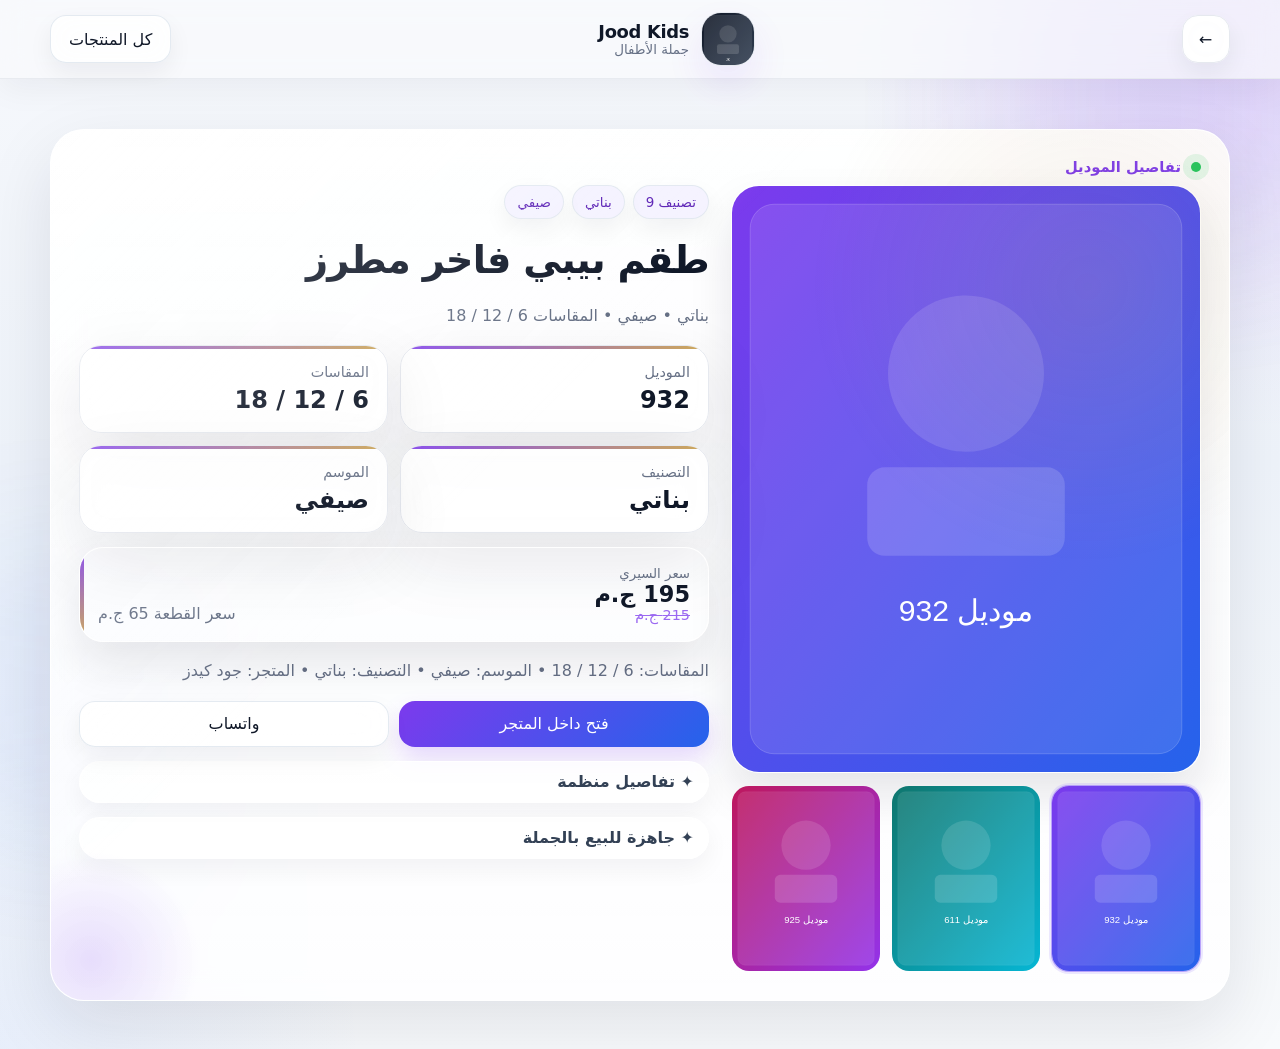
<file: showcase-product.html>
<!DOCTYPE html><html lang="ar" dir="rtl"><head><meta charset="UTF-8"><meta name="viewport" content="width=device-width, initial-scale=1.0"><title>Showcase</title><style>
.seo-hidden, .seo-catalog {
  position: absolute !important;
  width: 1px !important;
  height: 1px !important;
  padding: 0 !important;
  margin: -1px !important;
  overflow: hidden !important;
  clip: rect(0, 0, 0, 0) !important;
  white-space: nowrap !important;
  border: 0 !important;
}
:root {
  --primary: #7c3aed;
  --primary-2: #101827;
  --text: #eef2ff;
  --text-muted: #9aa4bf;
  --shadow: 0 18px 46px rgba(0, 0, 0, 0.28);
}
* { box-sizing: border-box; }
html { scroll-behavior: smooth; }
body {
  margin: 0;
  font-family: "Cairo", system-ui, sans-serif;
  background:
    radial-gradient(circle at top right, rgba(124, 58, 237, 0.16), transparent 28%),
    radial-gradient(circle at bottom left, rgba(0, 188, 212, 0.08), transparent 22%),
    linear-gradient(180deg, #090d17 0%, #0c1220 100%);
  color: var(--text);
  min-height: 100vh;
  overflow-x: hidden;
}
a { color: inherit; text-decoration: none; }
button, input, textarea, select { font: inherit; }
button { cursor: pointer; }
img { max-width: 100%; display: block; }
.hidden { display: none !important; }
.shell { width: min(1180px, calc(100% - 28px)); margin: 0 auto; }
.ambient { position: fixed; pointer-events: none; z-index: 0; filter: blur(80px); opacity: .5; }
.ambient-a { width: 320px; height: 320px; background: rgba(124,58,237,.26); top: -80px; right: -40px; }
.ambient-b { width: 260px; height: 260px; background: rgba(22,163,74,.12); left: -50px; bottom: 80px; }
.site-header { position: sticky; top: 0; z-index: 30; backdrop-filter: blur(14px); background: rgba(7, 11, 20, 0.5); border-bottom: 1px solid rgba(255,255,255,0.05); }
.header-bar { min-height: 78px; display: grid; grid-template-columns: auto 1fr auto; gap: 12px; align-items: center; }
.brand-btn { appearance: none; border: 0; background: transparent; color: inherit; display: flex; align-items: center; gap: 12px; justify-self: center; }
.brand-mark-wrap { width: 54px; height: 54px; border-radius: 20px; background: linear-gradient(135deg, rgba(255,255,255,.13), rgba(255,255,255,.06)); border: 1px solid rgba(255,255,255,.08); display: grid; place-items: center; overflow: hidden; box-shadow: var(--shadow); }
.brand-logo-image { width: 100%; height: 100%; object-fit: cover; }
.brand-mark { font-weight: 900; letter-spacing: .08em; font-size: 1.05rem; }
.brand-copy { display: flex; flex-direction: column; text-align: right; }
.brand-copy strong { font-size: 1.12rem; }
.brand-copy span { font-size: .84rem; color: var(--text-muted); }
.header-tools { display: flex; gap: 10px; align-items: center; }
.icon-circle, .icon-btn {
  width: 48px; height: 48px; border-radius: 16px; border: 1px solid rgba(255,255,255,.1);
  background: rgba(255,255,255,.06); color: var(--text); display: grid; place-items: center;
}
.icon-circle:hover, .icon-btn:hover { background: rgba(255,255,255,.1); }
.cart-pill, .soft-pill, .primary-btn, .ghost-btn, .danger-btn {
  border: 0; border-radius: 16px; padding: 0 18px; min-height: 48px; display: inline-flex; align-items: center; gap: 10px; justify-content: center;
}
.cart-pill { background: linear-gradient(135deg, var(--primary), #8b5cf6); color: white; min-width: 72px; box-shadow: 0 16px 36px rgba(124,58,237,.28); }
.soft-pill { background: rgba(255,255,255,.07); color: var(--text); border: 1px solid rgba(255,255,255,.08); }
.soft-pill.alt { background: rgba(255,255,255,.04); }
.primary-btn { background: linear-gradient(135deg, var(--primary), #8b5cf6); color: white; box-shadow: 0 16px 36px rgba(124,58,237,.28); }
.ghost-btn { background: rgba(255,255,255,.06); color: var(--text); border: 1px solid rgba(255,255,255,.08); }
.danger-btn { background: rgba(239,68,68,.16); color: #ffd5d5; }
.danger-btn.strong { background: rgba(239,68,68,.28); }
.full { width: 100%; }
.intro-wrap, .toolbar-wrap, .section-row, .products-grid, .empty-wrap, .site-footer { position: relative; z-index: 1; }
.intro-wrap { padding-top: 26px; }
.intro-card {
  background: linear-gradient(180deg, rgba(255,255,255,.08), rgba(255,255,255,.03));
  border: 1px solid rgba(255,255,255,.08); border-radius: 34px; padding: 28px; box-shadow: var(--shadow);
  position: relative; overflow: hidden;
}
.intro-card::before {
  content: ""; position: absolute; inset: auto auto -70px -70px; width: 220px; height: 220px; border-radius: 50%;
  background: radial-gradient(circle, rgba(124,58,237,.28), transparent 70%);
}
.intro-topline { display: flex; align-items: center; gap: 10px; margin-bottom: 10px; }
.intro-dot { width: 10px; height: 10px; border-radius: 50%; background: #34d399; box-shadow: 0 0 0 8px rgba(52,211,153,.12); }
.intro-badge { color: #f5f3ff; font-size: .92rem; }
.intro-copy h1 { margin: 0; font-size: clamp(1.7rem, 4vw, 2.75rem); line-height: 1.25; }
.intro-copy p { margin: 10px 0 0; color: var(--text-muted); font-size: 1rem; }
.intro-meta { display: grid; grid-template-columns: repeat(3, minmax(0, 1fr)); gap: 14px; margin-top: 24px; }
.meta-card { background: rgba(255,255,255,.045); border: 1px solid rgba(255,255,255,.08); border-radius: 22px; padding: 18px; }
.meta-card span { display: block; color: var(--text-muted); font-size: .9rem; }
.meta-card strong { display: block; margin-top: 6px; font-size: 1.5rem; }
.toolbar-wrap { padding-top: 16px; }
.toolbar-card {
  background: rgba(255,255,255,.045); border: 1px solid rgba(255,255,255,.08); border-radius: 24px; padding: 16px;
  display: flex; align-items: center; gap: 14px; justify-content: space-between; flex-wrap: wrap;
}
.search-box { flex: 1 1 300px; display: flex; align-items: center; gap: 10px; background: rgba(255,255,255,.05); border: 1px solid rgba(255,255,255,.08); border-radius: 18px; padding: 0 16px; min-height: 56px; }
.search-box input { flex: 1; background: transparent; border: 0; color: white; outline: none; }
.search-box input::placeholder { color: var(--text-muted); }
.toolbar-filters { display: flex; align-items: center; gap: 10px; flex-wrap: wrap; }
.clean-select, select, input, textarea {
  width: 100%; min-height: 48px; padding: 0 14px; border-radius: 14px; border: 1px solid rgba(255,255,255,.1); background: rgba(255,255,255,.04); color: var(--text);
}
textarea { padding: 14px; resize: vertical; min-height: 110px; }
select option { color: #111827; }
.section-row { padding: 18px 0 4px; display: flex; align-items: center; justify-content: space-between; gap: 12px; }
.section-heading h2 { margin: 0; font-size: 1.3rem; }
.section-heading p { margin: 4px 0 0; color: var(--text-muted); }
.products-grid { display: grid; grid-template-columns: repeat(4, minmax(0, 1fr)); gap: 18px; padding-bottom: 40px; }
.product-card {
  background: linear-gradient(180deg, rgba(255,255,255,.08), rgba(255,255,255,.03));
  border: 1px solid rgba(255,255,255,.08); border-radius: 28px; overflow: hidden; box-shadow: var(--shadow);
  display: flex; flex-direction: column; min-height: 100%;
}
.product-media { position: relative; aspect-ratio: 4 / 5; background: rgba(255,255,255,.03); cursor: zoom-in; overflow: hidden; }
.product-media img { width: 100%; height: 100%; object-fit: cover; transition: transform .35s ease; }
.product-card:hover .product-media img { transform: scale(1.04); }
.sale-badge, .pin-badge, .gallery-count {
  position: absolute; display: inline-flex; align-items: center; gap: 6px; border-radius: 999px; padding: 8px 12px; font-size: .78rem;
  backdrop-filter: blur(14px); border: 1px solid rgba(255,255,255,.14);
}
.sale-badge { top: 12px; right: 12px; background: rgba(239, 68, 68, 0.9); color: white; font-weight: 800; }
.pin-badge { top: 12px; left: 12px; background: rgba(17,24,39,.74); }
.gallery-count { left: 12px; bottom: 12px; background: rgba(255,255,255,.12); }
.product-body { padding: 16px; display: flex; flex-direction: column; gap: 12px; flex: 1; }
.badges-row, .chip-grid { display: flex; gap: 8px; flex-wrap: wrap; }
.badge, .filter-chip {
  display: inline-flex; align-items: center; justify-content: center; min-height: 34px; padding: 0 12px; border-radius: 999px;
  background: rgba(255,255,255,.06); border: 1px solid rgba(255,255,255,.08); color: #edf2ff; font-size: .84rem;
}
.filter-chip.active { background: linear-gradient(135deg, var(--primary), #8b5cf6); color: white; border-color: transparent; box-shadow: 0 10px 24px rgba(124,58,237,.25); }
.product-title { margin: 0; font-size: 1.08rem; line-height: 1.5; }
.product-sub { display: flex; align-items: center; justify-content: space-between; gap: 8px; color: var(--text-muted); font-size: .87rem; }
.product-desc { margin: 0; color: var(--text-muted); font-size: .88rem; min-height: 42px; }
.price-stack { display: flex; align-items: end; justify-content: space-between; gap: 8px; }
.price-main { display: flex; flex-direction: column; }
.price-main small { color: var(--text-muted); }
.price-main strong { font-size: 1.32rem; }
.price-main del { color: #c4b5fd; opacity: .76; font-size: .9rem; }
.card-actions { margin-top: auto; display: grid; grid-template-columns: 1fr 1fr; gap: 10px; }
.empty-wrap { padding-bottom: 40px; }
.empty-card { border-radius: 28px; border: 1px dashed rgba(255,255,255,.14); background: rgba(255,255,255,.03); padding: 40px 20px; text-align: center; color: var(--text-muted); }
.site-footer { padding: 0 0 44px; }
.footer-grid { background: rgba(255,255,255,.04); border: 1px solid rgba(255,255,255,.08); border-radius: 28px; padding: 22px; display: grid; grid-template-columns: 1.2fr 1fr auto; gap: 18px; align-items: center; }
.footer-brand strong { font-size: 1.18rem; }
.footer-brand p { margin: 6px 0 0; color: var(--text-muted); }
.payment-icons { display: flex; gap: 10px; flex-wrap: wrap; }
.pay-icon { display: inline-flex; align-items: center; gap: 8px; min-height: 42px; padding: 0 14px; border-radius: 999px; background: rgba(255,255,255,.06); border: 1px solid rgba(255,255,255,.08); color: #f8fafc; }
.footer-socials { display: flex; gap: 10px; justify-content: end; }
.social-btn { width: 46px; height: 46px; border-radius: 14px; display: grid; place-items: center; background: rgba(255,255,255,.06); border: 1px solid rgba(255,255,255,.08); }
.social-btn, .contact-card { cursor: pointer; font: inherit; color: inherit; }
button.social-btn, button.contact-card { appearance: none; -webkit-appearance: none; }
.social-whatsapp { background: rgba(34,197,94,.14); }
.overlay { position: fixed; inset: 0; background: rgba(0,0,0,.58); backdrop-filter: blur(4px); opacity: 0; pointer-events: none; transition: .25s ease; z-index: 40; }
.overlay.show { opacity: 1; pointer-events: auto; }
.drawer {
  position: fixed; top: 0; bottom: 0; width: min(430px, calc(100% - 14px)); background: rgba(8, 11, 18, 0.96); backdrop-filter: blur(18px);
  z-index: 50; border-left: 1px solid rgba(255,255,255,.08); border-right: 1px solid rgba(255,255,255,.08); transform: translateX(110%); transition: transform .28s ease;
  display: flex; flex-direction: column; box-shadow: var(--shadow);
}
.drawer-right { right: 0; }
.drawer-left { left: 0; transform: translateX(-110%); }
.drawer.show.drawer-right, .drawer.show.drawer-left { transform: translateX(0); }
.drawer-head { min-height: 72px; display: flex; align-items: center; justify-content: space-between; padding: 0 16px; border-bottom: 1px solid rgba(255,255,255,.06); }
.menu-drawer { padding-bottom: 16px; overflow: auto; }
.menu-section { padding: 18px 16px 0; }
.menu-section-head { color: var(--text-muted); font-size: .9rem; margin-bottom: 10px; }
.menu-links { display: grid; gap: 10px; }
.menu-link-btn {
  min-height: 52px; border-radius: 18px; border: 1px solid rgba(255,255,255,.08); background: rgba(255,255,255,.05); color: var(--text);
  display: flex; align-items: center; justify-content: flex-start; gap: 12px; padding: 0 16px;
}
.menu-link-btn.active { background: linear-gradient(135deg, rgba(124,58,237,.22), rgba(124,58,237,.10)); border-color: rgba(167,139,250,.45); }
.stack-list { display: grid; gap: 12px; padding: 16px; overflow: auto; }
.drawer-summary { border-top: 1px solid rgba(255,255,255,.06); padding: 16px; }
.summary-row { display: flex; align-items: center; justify-content: space-between; margin-bottom: 12px; }
.cart-item, .admin-item, .category-item, .order-item { background: rgba(255,255,255,.045); border: 1px solid rgba(255,255,255,.08); border-radius: 20px; padding: 14px; }
.cart-item { display: grid; grid-template-columns: 76px 1fr auto; gap: 12px; align-items: center; }
.cart-thumb { width: 76px; height: 92px; object-fit: cover; border-radius: 16px; }
.muted { color: var(--text-muted); }
.qty-box { display: inline-flex; align-items: center; gap: 8px; background: rgba(255,255,255,.05); border-radius: 999px; padding: 4px; }
.qty-box button { width: 32px; height: 32px; border-radius: 999px; border: 0; background: rgba(255,255,255,.08); color: white; }
.auth-box, .tab-panel { padding: 16px; }
.admin-drawer { width: min(740px, calc(100% - 10px)); overflow: auto; }
.admin-tabs { display: flex; gap: 8px; flex-wrap: wrap; padding: 12px 16px 0; }
.tab-btn { min-height: 44px; padding: 0 14px; border-radius: 14px; border: 1px solid rgba(255,255,255,.08); background: rgba(255,255,255,.05); color: var(--text); display: inline-flex; align-items: center; gap: 8px; }
.tab-btn.active { background: linear-gradient(135deg, var(--primary), #8b5cf6); color: white; border-color: transparent; }
.tab-panel { display: none; }
.tab-panel.active { display: block; }
.panel-card { background: rgba(255,255,255,.045); border: 1px solid rgba(255,255,255,.08); border-radius: 24px; padding: 16px; margin-bottom: 14px; }
.panel-card.danger { border-color: rgba(239,68,68,.22); }
.panel-top, .btn-row { display: flex; align-items: center; justify-content: space-between; gap: 10px; flex-wrap: wrap; }
.grid-2 { display: grid; grid-template-columns: repeat(2, minmax(0, 1fr)); gap: 12px; }
.field { display: grid; gap: 8px; }
.field.full { grid-column: 1 / -1; }
.field label { color: var(--text-muted); font-size: .92rem; }
.preview-grid { display: grid; grid-template-columns: repeat(4, minmax(0, 1fr)); gap: 10px; margin-top: 12px; }
.preview-grid .preview-image { position: relative; aspect-ratio: 1/1; border-radius: 16px; overflow: hidden; border: 1px solid rgba(255,255,255,.08); }
.preview-grid img { width: 100%; height: 100%; object-fit: cover; }
.preview-remove { position: absolute; top: 8px; left: 8px; width: 32px; height: 32px; border-radius: 999px; border: 0; background: rgba(0,0,0,.6); color: white; }
.category-item { display: grid; grid-template-columns: auto 1fr auto; gap: 12px; align-items: end; }
.category-code { min-width: 54px; min-height: 48px; display: grid; place-items: center; border-radius: 14px; background: rgba(255,255,255,.06); }
.stats-grid { display: grid; grid-template-columns: repeat(4, minmax(0,1fr)); gap: 12px; }
.kpi-card { background: rgba(255,255,255,.04); border: 1px solid rgba(255,255,255,.08); border-radius: 20px; padding: 16px; }
.kpi-card span { color: var(--text-muted); }
.kpi-card strong { display: block; margin-top: 8px; font-size: 1.4rem; }
.admin-product-item { display: grid; grid-template-columns: 78px 1fr auto; gap: 12px; align-items: center; }
.admin-product-thumb { width: 78px; height: 94px; object-fit: cover; border-radius: 16px; }
.admin-actions, .order-actions { display: flex; gap: 8px; flex-wrap: wrap; }
.status-line { margin-top: 10px; color: var(--text-muted); }
.modal { position: fixed; inset: 0; display: grid; place-items: center; background: rgba(0,0,0,.62); backdrop-filter: blur(6px); opacity: 0; pointer-events: none; transition: .25s ease; z-index: 60; padding: 16px; }
.modal.show { opacity: 1; pointer-events: auto; }
.modal-box { position: relative; width: min(680px, 100%); max-height: min(88vh, 960px); overflow: auto; background: rgba(9, 12, 20, 0.96); border: 1px solid rgba(255,255,255,.08); border-radius: 28px; padding: 18px; box-shadow: var(--shadow); }
.compact-box { width: min(600px, 100%); }
.policy-box { width: min(820px, 100%); }
.image-box { width: min(1040px, 100%); background: rgba(5,7,12,.98); }
.modal-head { margin-bottom: 16px; }
.modal-head h3 { margin: 0; }
.contact-cards { display: grid; grid-template-columns: repeat(2, minmax(0,1fr)); gap: 12px; }
.contact-card { min-height: 86px; border-radius: 20px; background: rgba(255,255,255,.05); border: 1px solid rgba(255,255,255,.08); display: flex; align-items: center; justify-content: center; flex-direction: column; gap: 8px; width: 100%; }
.contact-card.whatsapp { background: rgba(34,197,94,.14); }
.policy-body { white-space: pre-wrap; color: var(--text); line-height: 2; }
.image-box #modalImage { width: 100%; max-height: 68vh; object-fit: contain; border-radius: 22px; background: rgba(255,255,255,.03); }
.gallery-nav { position: absolute; top: calc(50% - 24px); width: 48px; height: 48px; border-radius: 999px; border: 0; background: rgba(0,0,0,.45); color: white; }
.gallery-nav.prev { right: 18px; }
.gallery-nav.next { left: 18px; }
.thumb-strip { margin-top: 14px; display: flex; gap: 10px; overflow: auto; padding-bottom: 4px; }
.thumb-strip button { width: 70px; height: 86px; padding: 0; border-radius: 14px; overflow: hidden; border: 1px solid rgba(255,255,255,.08); background: transparent; opacity: .6; }
.thumb-strip button.active { opacity: 1; border-color: #a78bfa; }
.thumb-strip img { width: 100%; height: 100%; object-fit: cover; }
.floating-whatsapp { position: fixed; left: 16px; bottom: 16px; width: 60px; height: 60px; border-radius: 999px; border: 0; background: linear-gradient(135deg, #22c55e, #16a34a); color: white; display: grid; place-items: center; font-size: 1.5rem; z-index: 20; box-shadow: 0 18px 40px rgba(34,197,94,.35); }
body.admin-drawer-open .footer-socials,
body.admin-drawer-open #floatingWhatsApp,
body.admin-drawer-open .site-footer .social-btn { pointer-events: none !important; }
body.admin-drawer-open .admin-drawer,
body.admin-drawer-open .admin-drawer * { pointer-events: auto; }
.toast { position: fixed; right: 16px; bottom: 16px; z-index: 80; min-width: 220px; max-width: min(420px, calc(100% - 32px)); background: rgba(9,12,20,.95); border: 1px solid rgba(255,255,255,.08); border-radius: 18px; padding: 14px 16px; box-shadow: var(--shadow); opacity: 0; pointer-events: none; transform: translateY(12px); transition: .25s ease; }
.toast.show { opacity: 1; transform: translateY(0); }
@media (max-width: 1100px) { .products-grid { grid-template-columns: repeat(3, minmax(0, 1fr)); } }
@media (max-width: 860px) { .products-grid { grid-template-columns: repeat(2, minmax(0, 1fr)); } .footer-grid, .stats-grid, .grid-2 { grid-template-columns: 1fr 1fr; } .preview-grid { grid-template-columns: repeat(3, minmax(0, 1fr)); } }
@media (max-width: 640px) {
  .shell { width: min(100% - 16px, 1180px); }
  .brand-copy span, .header-tools .soft-pill span { display: none; }
  .intro-card, .toolbar-card, .footer-grid { padding: 18px; border-radius: 24px; }
  .intro-meta, .footer-grid, .stats-grid, .grid-2, .contact-cards { grid-template-columns: 1fr; }
  .products-grid { grid-template-columns: 1fr 1fr; gap: 14px; }
  .preview-grid { grid-template-columns: repeat(2, minmax(0, 1fr)); }
  .category-item, .cart-item, .admin-product-item { grid-template-columns: 1fr; }
  .card-actions { grid-template-columns: 1fr; }
}
@media (max-width: 420px) { .products-grid { grid-template-columns: 1fr; } }

/* ===== Final light premium theme overrides ===== */
:root {
  --primary: #7c3aed;
  --primary-2: #2563eb;
  --text: #101828;
  --text-muted: #667085;
  --line: #e6e9ef;
  --surface: rgba(255,255,255,.84);
  --surface-soft: rgba(255,255,255,.72);
  --surface-alt: #f7f9fc;
  --shadow: 0 20px 60px rgba(15, 23, 42, .12);
}
body {
  color: var(--text);
  background:
    radial-gradient(circle at top right, rgba(124, 58, 237, 0.12), transparent 28%),
    radial-gradient(circle at bottom left, rgba(37, 99, 235, 0.09), transparent 22%),
    linear-gradient(180deg, #f8fafc 0%, #eef2f8 100%);
}
.ambient { opacity: .8; }
.ambient-a { background: rgba(124,58,237,.16); }
.ambient-b { background: rgba(37,99,235,.12); }
.site-header {
  background: rgba(248, 250, 252, 0.74);
  border-bottom: 1px solid rgba(230,233,239,.9);
}
.brand-mark-wrap,
.icon-circle, .icon-btn,
.toolbar-card, .intro-card, .meta-card,
.product-card, .footer-grid, .empty-card,
.menu-link-btn, .cart-item, .admin-item, .category-item, .order-item,
.panel-card, .kpi-card, .contact-card,
.drawer, .modal-box, .toast, .search-box, .qty-box,
.badge, .filter-chip, .soft-pill, .ghost-btn, .pay-icon, .social-btn,
.clean-select, select, input, textarea, .category-code {
  background: var(--surface);
  border-color: var(--line);
  color: var(--text);
  backdrop-filter: blur(14px);
  box-shadow: var(--shadow);
}
.brand-mark-wrap {
  background: linear-gradient(135deg, rgba(124,58,237,.10), rgba(37,99,235,.08));
}
.soft-pill.alt, .soft-pill, .ghost-btn,
.badge, .filter-chip, .pay-icon, .social-btn,
.qty-box, .menu-link-btn, .search-box,
.clean-select, select, input, textarea, .category-code {
  box-shadow: 0 10px 24px rgba(15, 23, 42, .06);
}
.search-box input,
.clean-select, select, input, textarea,
.qty-box button,
.pay-icon, .pin-badge, .gallery-count,
.modal-head h3, .policy-body, .cart-pill strong,
.footer-brand strong, .brand-copy strong, .section-heading h2,
.product-title, .product-sub, .price-main strong, .field label {
  color: var(--text);
}
.search-box input::placeholder,
.field label,
.brand-copy span,
.footer-brand p,
.section-heading p,
.product-sub,
.product-desc,
.muted,
.status-line,
.meta-card span,
.kpi-card span,
.menu-section-head,
.price-main small,
.price-main del,
.intro-copy p,
.auth-box .status-line {
  color: var(--text-muted);
}
.icon-circle, .icon-btn {
  background: rgba(255,255,255,.92);
}
.icon-circle:hover, .icon-btn:hover, .ghost-btn:hover, .soft-pill:hover, .menu-link-btn:hover, .social-btn:hover {
  background: #fff;
}
.cart-pill, .primary-btn, .tab-btn.active, .filter-chip.active {
  background: linear-gradient(135deg, var(--primary), var(--primary-2));
  color: #fff;
  box-shadow: 0 16px 36px rgba(124,58,237,.24);
}
.cart-pill strong, .primary-btn strong, .tab-btn.active strong { color: #fff; }
.danger-btn {
  background: #fff1f2;
  color: #be123c;
  border: 1px solid rgba(244,63,94,.18);
  box-shadow: 0 10px 24px rgba(244,63,94,.08);
}
.danger-btn.strong {
  background: linear-gradient(135deg, #ef4444, #be123c);
  color: #fff;
}
.intro-card {
  background: linear-gradient(180deg, rgba(255,255,255,.92), rgba(255,255,255,.82));
}
.intro-card::before {
  background: radial-gradient(circle, rgba(124,58,237,.16), transparent 70%);
}
.intro-dot { background: #22c55e; box-shadow: 0 0 0 8px rgba(34,197,94,.12); }
.intro-badge {
  color: var(--primary);
  font-weight: 800;
}
.meta-card {
  background: rgba(255,255,255,.90);
}
.search-box {
  background: rgba(255,255,255,.88);
}
.toolbar-card {
  background: rgba(255,255,255,.74);
}
.products-grid { padding-bottom: 44px; }
.product-card {
  background: linear-gradient(180deg, rgba(255,255,255,.94), rgba(255,255,255,.86));
}
.product-media {
  background: linear-gradient(180deg, #f8fafc, #eef2ff);
}
.product-media img { object-fit: cover; }
.sale-badge {
  background: linear-gradient(135deg, #ef4444, #dc2626);
  color: #fff;
}
.pin-badge {
  background: rgba(255,255,255,.94);
  border-color: var(--line);
}
.gallery-count {
  background: rgba(255,255,255,.92);
}
.badge {
  background: #f5f3ff;
  color: #5b21b6;
  border-color: rgba(124,58,237,.14);
}
.filter-chip {
  background: rgba(255,255,255,.94);
  color: var(--text);
}
.price-main del { color: #7c3aed; opacity: .76; }
.footer-grid {
  background: rgba(255,255,255,.78);
}
.pay-icon {
  background: rgba(255,255,255,.94);
}
.social-whatsapp {
  background: rgba(34,197,94,.12);
}
.overlay {
  background: rgba(15,23,42,.20);
  backdrop-filter: blur(5px);
}
.drawer {
  background: rgba(249,250,251,.92);
  border-left: 1px solid var(--line);
  border-right: 1px solid var(--line);
}
.drawer-head {
  border-bottom: 1px solid var(--line);
}
.drawer-summary {
  border-top: 1px solid var(--line);
}
.cart-item, .admin-item, .category-item, .order-item, .panel-card, .kpi-card {
  background: rgba(255,255,255,.88);
}
.qty-box button {
  background: #fff;
  border: 1px solid var(--line);
}
.tab-btn {
  background: rgba(255,255,255,.9);
  color: var(--text);
  border-color: var(--line);
}
.preview-grid .preview-image {
  border-color: var(--line);
  background: #fff;
}
.preview-remove {
  background: rgba(15,23,42,.70);
}
.modal {
  background: rgba(15,23,42,.28);
}
.modal-box {
  background: rgba(255,255,255,.95);
  border-color: var(--line);
}
.image-box {
  background: rgba(255,255,255,.96);
}
.image-box #modalImage {
  background: #f8fafc;
}
.gallery-nav {
  background: rgba(255,255,255,.94);
  border: 1px solid var(--line);
  color: var(--text);
}
.thumb-strip button {
  border-color: var(--line);
  background: #fff;
}
.thumb-strip button.active {
  border-color: var(--primary);
}
.toast {
  background: rgba(255,255,255,.96);
  border-color: var(--line);
  color: var(--text);
}
.clean-select, select, input, textarea {
  background: rgba(255,255,255,.94);
}
select option { color: #101828; }
.empty-card {
  border-style: solid;
  border-color: rgba(124,58,237,.12);
  background: rgba(255,255,255,.86);
}
.floating-whatsapp {
  box-shadow: 0 18px 40px rgba(34,197,94,.24);
}
@media (max-width: 640px) {
  .site-header { background: rgba(248,250,252,.9); }
  .drawer { background: rgba(249,250,251,.98); }
}


/* ===== Fast + secure interaction hardening ===== */
#siteContent { position: relative; z-index: 1; }
.load-more-wrap { display: flex; justify-content: center; padding: 4px 0 24px; }
.load-more-btn { min-width: 180px; justify-content: center; }
.overlay { z-index: 60; }
.drawer { z-index: 65; }
.admin-drawer { z-index: 72; }
.modal { z-index: 90; }
body.drawer-open #siteContent,
body.drawer-open .site-footer,
body.drawer-open #floatingWhatsApp,
body.admin-drawer-open .site-header,
body.admin-drawer-open #siteContent,
body.admin-drawer-open .site-footer,
body.admin-drawer-open #floatingWhatsApp { pointer-events: none !important; }
body.admin-drawer-open #adminDrawer,
body.admin-drawer-open #adminDrawer * { pointer-events: auto !important; }
body.menu-drawer-open #menuDrawer,
body.menu-drawer-open #menuDrawer *,
body.cart-drawer-open #cartDrawer,
body.cart-drawer-open #cartDrawer * { pointer-events: auto !important; }
@media (max-width: 860px) {
  .admin-drawer { width: 100%; max-width: 100%; }
}


.product-card,
.admin-item,
.order-item,
.category-item,
.cart-item,
.panel-card { content-visibility: auto; contain-intrinsic-size: 360px; }
.product-media img,
.cart-thumb,
.admin-product-thumb,
.thumb-strip img { image-rendering: auto; }


/* ===== Final mobile and gallery fixes ===== */
.footer-socials { display: none !important; }
body.modal-open .site-header,
body.modal-open #siteContent,
body.modal-open .site-footer,
body.modal-open #floatingWhatsApp { pointer-events: none !important; }
body.modal-open .modal,
body.modal-open .modal * { pointer-events: auto !important; }
.image-box {
  width: min(1180px, 100%);
  max-height: min(96vh, 1100px);
  padding: 16px;
  display: flex;
  flex-direction: column;
  align-items: center;
  justify-content: center;
  overflow: hidden;
}
.image-box .modal-close {
  position: absolute;
  top: 12px;
  inset-inline-end: 12px;
  z-index: 5;
}
.image-box #modalImage {
  display: block;
  width: auto;
  max-width: 100%;
  height: auto;
  max-height: calc(96vh - 150px);
  margin: 34px auto 0;
  object-fit: contain;
  border-radius: 22px;
}
.thumb-strip {
  width: 100%;
  justify-content: center;
  align-items: center;
  padding-top: 12px;
  margin-top: 10px;
  overflow-x: auto;
  overflow-y: hidden;
}
.thumb-strip button {
  flex: 0 0 72px;
  width: 72px;
  height: 90px;
}
.gallery-nav {
  top: 50%;
  transform: translateY(-50%);
  z-index: 4;
}
@media (max-width: 860px) {
  .shell { width: min(100%, calc(100% - 18px)); }
  .site-header { position: sticky; top: 0; }
  .header-bar { min-height: 72px; gap: 8px; }
  .brand-mark-wrap { width: 48px; height: 48px; border-radius: 16px; }
  .brand-copy strong { font-size: 1rem; }
  .brand-copy span { font-size: .78rem; }
  .intro-card, .toolbar-card, .panel-card, .drawer, .modal-box { border-radius: 22px; }
  .products-grid { grid-template-columns: repeat(2, minmax(0, 1fr)); gap: 12px; }
  .product-card { border-radius: 20px; }
  .product-media { aspect-ratio: 3 / 4; }
  .card-actions { flex-direction: column; }
  .card-actions > button { width: 100%; }
  .drawer { width: min(100%, 94vw); }
  .admin-drawer { width: 100%; max-width: 100%; border-radius: 0; }
  .image-box {
    width: calc(100vw - 12px);
    max-width: calc(100vw - 12px);
    min-height: calc(100vh - 12px);
    max-height: calc(100vh - 12px);
    padding: 12px;
    border-radius: 20px;
  }
  .image-box #modalImage {
    max-height: calc(100vh - 150px);
    margin-top: 28px;
  }
  .gallery-nav { width: 42px; height: 42px; }
  .thumb-strip { justify-content: flex-start; }
  .thumb-strip button { flex-basis: 64px; width: 64px; height: 82px; }
}
@media (max-width: 520px) {
  .header-tools { gap: 8px; }
  .soft-pill, .primary-btn, .ghost-btn, .danger-btn, .cart-pill { min-height: 44px; padding: 0 14px; }
  .products-grid { grid-template-columns: repeat(2, minmax(0, 1fr)); }
  .product-body { padding: 12px; }
  .product-title { font-size: .98rem; }
  .price-main strong { font-size: 1rem; }
}


/* ===== Final modal interaction stability fix ===== */
.modal {
  visibility: hidden;
}
.modal.show {
  visibility: visible;
  pointer-events: auto !important;
}
.modal:not(.show),
.modal:not(.show) * {
  pointer-events: none !important;
}
body.modal-open .modal {
  pointer-events: none !important;
}
body.modal-open .modal.show,
body.modal-open .modal.show * {
  pointer-events: auto !important;
}
.modal-box {
  pointer-events: auto;
}
.modal-close,
.gallery-nav,
.thumb-strip button,
.contact-card,
#submitOrderBtn {
  touch-action: manipulation;
}


/* ===== Admin drawer button reliability fix ===== */
#adminDrawer button,
#adminDrawer input,
#adminDrawer select,
#adminDrawer textarea {
  touch-action: manipulation;
}

.product-page-shell { position: relative; z-index: 1; padding-bottom: 40px; }
.product-page-brand { cursor: default; }
.product-intro-wrap { padding-top: 26px; }
.product-page-grid { display: grid; grid-template-columns: minmax(320px, 470px) 1fr; gap: 22px; align-items: start; }
.product-page-media-card { background: rgba(255,255,255,.04); border: 1px solid rgba(255,255,255,.08); border-radius: 28px; overflow: hidden; aspect-ratio: 4 / 5; }
.product-page-hero-image { width: 100%; height: 100%; object-fit: cover; }
.product-page-thumbs { display: grid; grid-template-columns: repeat(auto-fit, minmax(86px, 1fr)); gap: 10px; margin-top: 12px; }
.product-thumb-btn { border: 1px solid rgba(255,255,255,.08); background: rgba(255,255,255,.04); border-radius: 18px; overflow: hidden; padding: 0; min-height: 86px; }
.product-thumb-btn.active { border-color: rgba(167,139,250,.8); box-shadow: 0 0 0 2px rgba(167,139,250,.2); }
.product-thumb-btn img { width: 100%; height: 100%; object-fit: cover; }
.product-page-content { display: grid; gap: 14px; }
.product-page-content h1 { margin: 0; font-size: clamp(1.5rem, 3.4vw, 2.4rem); line-height: 1.4; }
.product-page-lead, .product-page-description { margin: 0; color: var(--text-muted); line-height: 1.9; }
.product-page-specs { display: grid; grid-template-columns: repeat(2, minmax(0,1fr)); gap: 12px; }
.product-page-price-card { display: flex; align-items: end; justify-content: space-between; gap: 14px; border-radius: 24px; padding: 18px; background: rgba(255,255,255,.04); border: 1px solid rgba(255,255,255,.08); }
.product-page-actions { grid-template-columns: repeat(2, minmax(0, 1fr)); }
.product-related-row { padding-top: 4px; }
.product-related-grid { grid-template-columns: repeat(4, minmax(0, 1fr)); }
@media (max-width: 980px) {
  .product-page-grid, .product-related-grid { grid-template-columns: 1fr 1fr; }
}
@media (max-width: 720px) {
  .product-page-grid, .product-related-grid, .product-page-specs, .product-page-actions { grid-template-columns: 1fr; }
}


/* === Premium modern storefront refinements === */
.products-grid {
  grid-template-columns: repeat(auto-fill, minmax(230px, 1fr));
  gap: 18px;
}
.product-card {
  position: relative;
  border-radius: 30px;
  transition: transform .24s ease, box-shadow .24s ease, border-color .24s ease;
  box-shadow: 0 16px 36px rgba(15, 23, 42, 0.08);
}
.product-card:hover {
  transform: translateY(-4px);
  box-shadow: 0 24px 48px rgba(15, 23, 42, 0.14);
  border-color: rgba(124,58,237,.18);
}
.product-media::after {
  content: '';
  position: absolute;
  inset: auto 0 0;
  height: 45%;
  background: linear-gradient(180deg, transparent, rgba(15, 23, 42, 0.10));
  pointer-events: none;
}
.product-body {
  gap: 10px;
}
.product-title {
  font-size: 1.02rem;
  line-height: 1.65;
}
.product-title-link {
  color: inherit;
  text-decoration: none;
  display: inline;
}
.product-title-link:hover {
  color: var(--primary);
}
.product-sub {
  justify-content: flex-start;
  flex-wrap: wrap;
  gap: 6px;
}
.product-sub span {
  display: inline-flex;
  align-items: center;
  min-height: 28px;
  padding: 0 10px;
  border-radius: 999px;
  background: rgba(124,58,237,.06);
  border: 1px solid rgba(124,58,237,.08);
}
.product-desc {
  display: -webkit-box;
  -webkit-line-clamp: 2;
  -webkit-box-orient: vertical;
  overflow: hidden;
  min-height: 48px;
}
.price-stack {
  align-items: center;
}
.price-main strong {
  font-size: 1.4rem;
}
.card-actions .ghost-btn,
.card-actions .primary-btn {
  min-height: 46px;
  border-radius: 16px;
}
.card-actions .primary-btn {
  box-shadow: 0 12px 24px rgba(124,58,237,.20);
}
.product-page-media-card,
.product-page-price-card {
  box-shadow: 0 22px 44px rgba(15, 23, 42, 0.10);
}
.product-page-content h1 {
  letter-spacing: -0.02em;
}
.product-related-grid .product-card {
  border-radius: 24px;
}
@media (max-width: 860px) {
  .products-grid {
    grid-template-columns: repeat(2, minmax(0, 1fr));
    gap: 14px;
  }
  .product-card {
    border-radius: 24px;
  }
  .product-body {
    padding: 13px;
  }
  .product-title {
    font-size: .98rem;
  }
  .price-main strong {
    font-size: 1.16rem;
  }
  .card-actions {
    gap: 8px;
  }
  .card-actions .ghost-btn,
  .card-actions .primary-btn {
    min-height: 42px;
    font-size: .88rem;
  }
}
@media (max-width: 520px) {
  .toolbar-card {
    position: sticky;
    top: 74px;
    z-index: 10;
    backdrop-filter: blur(18px);
  }
  .products-grid {
    grid-template-columns: repeat(2, minmax(0, 1fr));
    gap: 12px;
  }
  .product-media {
    aspect-ratio: 0.78;
  }
  .badges-row {
    gap: 6px;
  }
  .badge {
    min-height: 28px;
    padding: 0 10px;
    font-size: .74rem;
  }
  .product-title {
    font-size: .92rem;
  }
  .product-sub {
    font-size: .75rem;
  }
  .product-sub span {
    min-height: 24px;
    padding: 0 8px;
  }
  .price-main small,
  .muted {
    font-size: .73rem;
  }
  .price-main strong {
    font-size: 1.02rem;
  }
  .card-actions {
    grid-template-columns: 1fr;
  }
  .product-page-grid {
    gap: 16px;
  }
  .product-page-media-card {
    border-radius: 22px;
  }
}

/* === Final premium compact storefront cards === */
.product-card--minimal {
  overflow: hidden;
  cursor: pointer;
  border: 1px solid rgba(124,58,237,.08);
  background: linear-gradient(180deg, rgba(255,255,255,.98), rgba(248,250,252,.96));
}
.product-card--minimal .product-media {
  aspect-ratio: 0.82;
  background: linear-gradient(180deg, rgba(248,250,252,.95), rgba(241,245,249,.9));
}
.product-card--minimal .product-media::after {
  display: none;
}
.product-card--minimal .product-body {
  padding: 16px 16px 14px;
  gap: 12px;
}
.product-card--minimal .product-heading {
  display: grid;
  gap: 6px;
}
.product-card--minimal .product-title {
  margin: 0;
  font-size: 1rem;
  line-height: 1.6;
  color: #0f172a;
  display: -webkit-box;
  -webkit-box-orient: vertical;
  -webkit-line-clamp: 2;
  overflow: hidden;
  min-height: 3.2em;
}
.product-card--minimal .product-model-line {
  color: #64748b;
  font-size: .9rem;
  font-weight: 700;
}
.product-card--minimal .piece-price-row {
  display: flex;
  align-items: center;
  justify-content: space-between;
  gap: 12px;
  border-radius: 18px;
  padding: 12px 14px;
  background: linear-gradient(135deg, rgba(124,58,237,.08), rgba(37,99,235,.06));
  border: 1px solid rgba(124,58,237,.08);
}
.product-card--minimal .piece-price-label {
  color: #64748b;
  font-size: .84rem;
  font-weight: 700;
}
.product-card--minimal .piece-price-value {
  color: #111827;
  font-size: 1.18rem;
  font-weight: 900;
  letter-spacing: -.02em;
}
.product-card--minimal .card-actions.single-action {
  grid-template-columns: 1fr;
  margin-top: 0;
}
.product-card--minimal .add-btn {
  min-height: 48px;
  border-radius: 18px;
  font-weight: 800;
  box-shadow: 0 12px 28px rgba(79,70,229,.22);
}
.product-card--minimal:focus-visible {
  outline: 3px solid rgba(124,58,237,.22);
  outline-offset: 2px;
}

.quick-product-modal .quick-product-box {
  width: min(430px, 100%);
  padding: 14px;
  border-radius: 30px;
  background: linear-gradient(180deg, rgba(255,255,255,.98), rgba(248,250,252,.98));
  color: #0f172a;
  box-shadow: 0 28px 64px rgba(15,23,42,.22);
}
.quick-product-media {
  border-radius: 24px;
  overflow: hidden;
  aspect-ratio: 0.85;
  background: linear-gradient(180deg, rgba(248,250,252,.95), rgba(241,245,249,.95));
  margin-bottom: 14px;
}
.quick-product-media img {
  width: 100%;
  height: 100%;
  object-fit: cover;
  display: block;
  cursor: zoom-in;
}
.quick-product-content {
  display: grid;
  gap: 12px;
}
.quick-product-topline {
  display: flex;
  gap: 8px;
  flex-wrap: wrap;
}
.badge.soft {
  background: rgba(124,58,237,.08);
  color: #6d28d9;
  border-color: rgba(124,58,237,.10);
}
.quick-product-content h3 {
  margin: 0;
  font-size: 1.2rem;
  line-height: 1.7;
  color: #111827;
}
.quick-product-model {
  color: #64748b;
  font-weight: 800;
}
.quick-product-price-card {
  display: flex;
  align-items: center;
  justify-content: space-between;
  gap: 12px;
  border-radius: 22px;
  padding: 14px 16px;
  background: linear-gradient(135deg, rgba(124,58,237,.10), rgba(37,99,235,.06));
  border: 1px solid rgba(124,58,237,.10);
}
.quick-product-price-card span {
  color: #64748b;
  font-weight: 700;
}
.quick-product-price-card strong {
  font-size: 1.5rem;
  font-weight: 900;
  letter-spacing: -.03em;
  color: #111827;
}
.quick-product-meta-grid {
  display: grid;
  grid-template-columns: repeat(2, minmax(0, 1fr));
  gap: 10px;
}
.quick-meta-item {
  border-radius: 18px;
  padding: 12px 14px;
  background: rgba(255,255,255,.88);
  border: 1px solid rgba(148,163,184,.18);
  display: grid;
  gap: 6px;
}
.quick-meta-item span {
  font-size: .82rem;
  color: #64748b;
  font-weight: 700;
}
.quick-meta-item strong {
  color: #111827;
  font-size: .98rem;
}
.quick-product-actions {
  display: grid;
  grid-template-columns: 1fr 1fr;
  gap: 10px;
}
.quick-product-actions .primary-btn,
.quick-product-actions .ghost-btn {
  min-height: 50px;
  border-radius: 18px;
  justify-content: center;
  text-decoration: none;
}
.quick-product-actions .ghost-btn {
  background: rgba(255,255,255,.92);
  border: 1px solid rgba(148,163,184,.22);
  color: #111827;
}
@media (max-width: 720px) {
  .products-grid {
    grid-template-columns: repeat(2, minmax(0, 1fr));
    gap: 14px;
  }
  .product-card--minimal {
    border-radius: 24px;
  }
  .product-card--minimal .product-body {
    padding: 13px 13px 12px;
  }
  .product-card--minimal .product-title {
    font-size: .92rem;
    min-height: 3em;
  }
  .product-card--minimal .product-model-line {
    font-size: .83rem;
  }
  .product-card--minimal .piece-price-row {
    padding: 10px 12px;
    border-radius: 16px;
  }
  .product-card--minimal .piece-price-value {
    font-size: 1rem;
  }
  .product-card--minimal .add-btn {
    min-height: 44px;
    font-size: .88rem;
    border-radius: 16px;
  }
  .quick-product-modal {
    padding: 10px;
  }
  .quick-product-modal .quick-product-box {
    width: 100%;
    max-height: min(92vh, 860px);
    border-radius: 24px;
    padding: 12px;
  }
  .quick-product-media {
    border-radius: 20px;
    aspect-ratio: 0.92;
  }
}
@media (max-width: 520px) {
  .product-card--minimal .product-title {
    font-size: .88rem;
  }
  .product-card--minimal .piece-price-label {
    font-size: .74rem;
  }
  .product-card--minimal .piece-price-value {
    font-size: .95rem;
  }
  .quick-product-meta-grid,
  .quick-product-actions {
    grid-template-columns: 1fr;
  }
  .quick-product-content h3 {
    font-size: 1.08rem;
  }
  .quick-product-price-card strong {
    font-size: 1.28rem;
  }
}


/* ===== Catalog browser flow ===== */
.catalog-flow-wrap { margin-top: 8px; }
.catalog-flow { display: block; }
.catalog-browser-card {
  background: linear-gradient(180deg, rgba(255,255,255,.94), rgba(255,255,255,.86));
  border: 1px solid rgba(148, 163, 184, .18);
  border-radius: 30px;
  padding: 22px;
  box-shadow: 0 18px 48px rgba(15, 23, 42, .08);
}
.catalog-browser-head { display: flex; align-items: flex-start; justify-content: space-between; gap: 16px; margin-bottom: 18px; }
.catalog-browser-head--split { align-items: center; }
.catalog-browser-head h2 { margin: 6px 0 8px; font-size: clamp(1.35rem, 2vw, 1.8rem); color: #0f172a; }
.catalog-browser-head p { margin: 0; color: var(--text-muted); line-height: 1.9; }
.catalog-kicker { display: inline-flex; align-items: center; gap: 8px; min-height: 34px; padding: 0 14px; border-radius: 999px; background: rgba(124,58,237,.08); color: #6d28d9; font-weight: 800; }
.catalog-kicker::before { content: ''; width: 8px; height: 8px; border-radius: 999px; background: currentColor; box-shadow: 0 0 0 6px rgba(124,58,237,.12); }
.catalog-breadcrumb { display: flex; align-items: center; gap: 10px; flex-wrap: wrap; margin-bottom: 18px; }
.crumb-btn, .crumb-pill { min-height: 40px; padding: 0 14px; border-radius: 999px; font-weight: 800; display: inline-flex; align-items: center; justify-content: center; }
.crumb-btn { border: 1px solid rgba(148, 163, 184, .2); background: rgba(255,255,255,.78); color: #1f2937; }
.crumb-pill { background: linear-gradient(135deg, rgba(124,58,237,.14), rgba(37,99,235,.12)); color: #5b21b6; border: 1px solid rgba(124,58,237,.18); }
.crumb-sep { color: #94a3b8; display: inline-flex; }
.catalog-browser-grid { display: grid; gap: 16px; }
.season-grid { grid-template-columns: repeat(3, minmax(0, 1fr)); }
.prefix-grid { grid-template-columns: repeat(3, minmax(0, 1fr)); }
.catalog-card {
  position: relative; overflow: hidden; border: 1px solid rgba(148,163,184,.18); background: rgba(255,255,255,.9); border-radius: 28px; padding: 12px; text-align: right;
  display: grid; gap: 14px; box-shadow: 0 14px 36px rgba(15, 23, 42, .08); transition: transform .22s ease, box-shadow .22s ease, border-color .22s ease;
}
.catalog-card:hover { transform: translateY(-3px); box-shadow: 0 22px 44px rgba(15, 23, 42, .12); border-color: rgba(124,58,237,.24); }
.catalog-card__media {
  position: relative; min-height: 142px; border-radius: 22px; overflow: hidden; background: linear-gradient(135deg, rgba(124,58,237,.18), rgba(37,99,235,.14));
  background-size: cover; background-position: center; display: flex; align-items: flex-start; justify-content: flex-end; padding: 14px;
}
.catalog-card__veil { position: absolute; inset: 0; background: linear-gradient(180deg, rgba(15,23,42,.06), rgba(15,23,42,.3)); }
.catalog-card__icon { position: relative; z-index: 1; width: 54px; height: 54px; border-radius: 18px; background: rgba(255,255,255,.88); color: #5b21b6; display: grid; place-items: center; font-size: 1.25rem; box-shadow: 0 10px 26px rgba(15,23,42,.12); }
.catalog-card__body { display: grid; gap: 8px; }
.catalog-card__body strong { font-size: 1.12rem; color: #0f172a; }
.catalog-card__subtitle { color: var(--text-muted); min-height: 24px; }
.catalog-card__meta { display: flex; align-items: center; justify-content: space-between; gap: 10px; color: #6b7280; }
.catalog-card__meta b { color: #111827; font-size: 1.02rem; }
.catalog-all-btn, .catalog-back-btn {
  min-height: 52px; padding: 0 18px; border-radius: 18px; border: 1px solid rgba(124,58,237,.16); background: linear-gradient(135deg, rgba(124,58,237,.12), rgba(37,99,235,.08));
  color: #5b21b6; display: inline-flex; align-items: center; gap: 10px; font-weight: 800;
}
.prefix-filters-stack { display: grid; gap: 14px; }
.prefix-filters-bar { display: flex; gap: 10px; overflow: auto; padding-bottom: 2px; }
.sub-category-panel {
  display: grid;
  gap: 10px;
  padding: 14px;
  border-radius: 22px;
  border: 1px solid rgba(148,163,184,.16);
  background: rgba(248,250,252,.72);
}
.sub-category-label { color: #475569; font-weight: 800; }
.prefix-filter-chip {
  flex: 0 0 auto; min-height: 48px; padding: 0 14px; border-radius: 18px; border: 1px solid rgba(148,163,184,.18); background: rgba(255,255,255,.8);
  display: inline-flex; align-items: center; gap: 10px; color: #111827; font-weight: 800;
}
.prefix-filter-chip b { color: #6b7280; font-size: .95rem; }
.prefix-filter-chip.active { background: linear-gradient(135deg, #7c3aed, #2563eb); color: #fff; border-color: transparent; box-shadow: 0 16px 32px rgba(99,102,241,.24); }
.prefix-filter-chip.active b { color: rgba(255,255,255,.88); }
.catalog-empty-inline { min-height: 160px; border-radius: 22px; border: 1px dashed rgba(148,163,184,.3); display: grid; place-items: center; color: var(--text-muted); background: rgba(248,250,252,.7); }
body.catalog-browser-view .site-footer { margin-top: 14px; }
@media (max-width: 980px) {
  .season-grid, .prefix-grid { grid-template-columns: repeat(2, minmax(0, 1fr)); }
}
@media (max-width: 640px) {
  .catalog-browser-card { padding: 16px; border-radius: 26px; }
  .catalog-browser-head--split, .catalog-browser-head { flex-direction: column; align-items: stretch; }
  .season-grid, .prefix-grid { grid-template-columns: 1fr; }
  .catalog-card { border-radius: 24px; }
  .catalog-card__media { min-height: 128px; }
  .catalog-all-btn, .catalog-back-btn { width: 100%; justify-content: center; }
}

/* ===== Invoice modal and download actions ===== */
.invoice-modal {
  z-index: 95;
}
.invoice-box {
  width: min(980px, 100%);
  max-height: min(94vh, 1100px);
  padding: 20px;
  background: linear-gradient(180deg, rgba(7, 10, 17, 0.98), rgba(12, 16, 28, 0.98));
}
.invoice-head {
  display: flex;
  align-items: flex-start;
  justify-content: space-between;
  gap: 12px;
  padding-inline-end: 42px;
}
.invoice-subtitle {
  margin: 6px 0 0;
  line-height: 1.9;
}
.invoice-preview-frame {
  border-radius: 26px;
  padding: 14px;
  background: linear-gradient(180deg, rgba(255,255,255,.06), rgba(255,255,255,.02));
  border: 1px solid rgba(255,255,255,.08);
  box-shadow: inset 0 1px 0 rgba(255,255,255,.04);
}
#invoicePreviewImage {
  display: block;
  width: 100%;
  max-height: min(68vh, 900px);
  object-fit: contain;
  border-radius: 20px;
  background: #fff;
}
.invoice-actions {
  margin-top: 14px;
}
.invoice-actions .primary-btn,
.invoice-actions .ghost-btn {
  min-height: 48px;
  border-radius: 18px;
  text-decoration: none;
}
.order-header-meta {
  display: flex;
  align-items: center;
  justify-content: space-between;
  gap: 10px;
  flex-wrap: wrap;
  margin-bottom: 8px;
}
.order-id-chip {
  display: inline-flex;
  align-items: center;
  gap: 8px;
  padding: 8px 12px;
  border-radius: 999px;
  background: rgba(255,255,255,.06);
  border: 1px solid rgba(255,255,255,.08);
  color: var(--text-muted);
  font-size: .92rem;
}
.order-actions select {
  min-height: 46px;
  border-radius: 14px;
}
.order-card {
  display: grid;
  gap: 14px;
}
.order-overview-grid {
  display: grid;
  grid-template-columns: repeat(4, minmax(0, 1fr));
  gap: 10px;
}
.order-overview-card {
  border-radius: 18px;
  padding: 12px 14px;
  background: rgba(255,255,255,.04);
  border: 1px solid rgba(255,255,255,.08);
}
.order-overview-card span {
  display: block;
  color: var(--text-muted);
  font-size: .85rem;
  margin-bottom: 6px;
}
.order-overview-card strong {
  display: block;
  color: var(--text);
  font-size: 1rem;
  line-height: 1.7;
}
.order-address-bar {
  border-radius: 18px;
  padding: 12px 14px;
  background: rgba(255,255,255,.035);
  border: 1px solid rgba(255,255,255,.07);
  line-height: 1.9;
}
.order-notes-bar strong {
  color: #f4d27b;
}
.order-lines-wrap {
  overflow: auto;
  border-radius: 22px;
  border: 1px solid rgba(255,255,255,.08);
  background: rgba(255,255,255,.03);
}
.order-lines-table {
  width: 100%;
  min-width: 860px;
  border-collapse: collapse;
}
.order-lines-table th,
.order-lines-table td {
  padding: 14px 12px;
  border-bottom: 1px solid rgba(255,255,255,.08);
  text-align: center;
  white-space: nowrap;
}
.order-lines-table th:nth-child(3),
.order-lines-table td:nth-child(3) {
  text-align: right;
  white-space: normal;
  min-width: 220px;
}
.order-lines-table thead th {
  position: sticky;
  top: 0;
  background: linear-gradient(180deg, rgba(199,155,59,.95), rgba(183,139,45,.95));
  color: #fff;
  font-weight: 800;
  z-index: 1;
}
.order-lines-table tbody tr:nth-child(even) {
  background: rgba(255,255,255,.025);
}
.order-lines-table tfoot td {
  background: rgba(255,255,255,.06);
  color: #fff;
  font-weight: 800;
}
.category-item .ghost-btn {
  min-width: 88px;
}
@media (max-width: 980px) {
  .order-overview-grid {
    grid-template-columns: repeat(2, minmax(0, 1fr));
  }
}
@media (max-width: 720px) {
  .invoice-box {
    width: calc(100vw - 12px);
    max-width: calc(100vw - 12px);
    max-height: calc(100vh - 12px);
    border-radius: 22px;
    padding: 14px;
  }
  #invoicePreviewImage {
    max-height: calc(100vh - 260px);
  }
  .invoice-actions {
    display: grid;
    grid-template-columns: 1fr;
  }
  .invoice-actions .primary-btn,
  .invoice-actions .ghost-btn {
    width: 100%;
    justify-content: center;
  }
  .order-overview-grid {
    grid-template-columns: 1fr;
  }
}

/* ===== 2026 executive luxury upgrade ===== */
:root {
  --lux-gold: #c9a24b;
  --lux-gold-soft: rgba(201, 162, 75, .14);
  --lux-navy: #0f172a;
  --lux-line: rgba(255,255,255,.62);
  --lux-glow: 0 26px 70px rgba(15, 23, 42, .10);
}

body {
  background:
    radial-gradient(circle at 100% 0%, rgba(124, 58, 237, 0.12), transparent 26%),
    radial-gradient(circle at 0% 100%, rgba(37, 99, 235, 0.08), transparent 22%),
    linear-gradient(180deg, #f6f8fc 0%, #eef3fa 44%, #f8fafc 100%);
}

.site-header {
  box-shadow: 0 10px 32px rgba(15, 23, 42, .05);
}

.header-premium-line {
  position: relative;
  z-index: 8;
  padding: 12px 0 0;
}

.premium-line-inner {
  display: flex;
  align-items: center;
  justify-content: center;
  gap: 12px;
  flex-wrap: wrap;
}

.premium-line-item {
  min-height: 42px;
  padding: 0 16px;
  border-radius: 999px;
  display: inline-flex;
  align-items: center;
  gap: 10px;
  background: rgba(255,255,255,.75);
  border: 1px solid rgba(255,255,255,.85);
  box-shadow: 0 10px 24px rgba(15, 23, 42, .06);
  color: #334155;
  font-size: .92rem;
  font-weight: 700;
}

.premium-line-item i {
  color: var(--lux-gold);
}

.premium-hero-card {
  position: relative;
  overflow: hidden;
  border: 1px solid rgba(255,255,255,.86);
  box-shadow: var(--lux-glow);
}

.premium-hero-card::after {
  content: '';
  position: absolute;
  inset: 0;
  pointer-events: none;
  background:
    linear-gradient(135deg, rgba(255,255,255,.30), transparent 38%),
    radial-gradient(circle at 88% 18%, rgba(201,162,75,.12), transparent 22%);
}

.hero-layout {
  position: relative;
  z-index: 1;
  display: grid;
  grid-template-columns: minmax(0, 1.32fr) minmax(320px, .88fr);
  gap: 22px;
  align-items: stretch;
}

.hero-main-column,
.hero-side-column {
  display: grid;
  gap: 16px;
}

.hero-main-column .intro-copy h1 {
  max-width: 15ch;
  letter-spacing: -.03em;
  font-size: clamp(2rem, 4vw, 3.25rem);
}

.hero-main-column .intro-copy p {
  max-width: 64ch;
  font-size: 1.04rem;
  line-height: 2;
}

.hero-main-column .intro-meta {
  margin-top: 8px;
}

.hero-side-card {
  position: relative;
  overflow: hidden;
  border-radius: 28px;
  padding: 22px;
  background: linear-gradient(180deg, rgba(255,255,255,.86), rgba(255,255,255,.76));
  border: 1px solid rgba(255,255,255,.8);
  box-shadow: 0 18px 44px rgba(15, 23, 42, .08);
}

.hero-side-card::before {
  content: '';
  position: absolute;
  inset: 0 auto auto 0;
  width: 120px;
  height: 120px;
  background: radial-gradient(circle, rgba(201,162,75,.16), transparent 72%);
}

.hero-side-card--primary {
  background:
    linear-gradient(135deg, rgba(255,255,255,.92), rgba(249,250,255,.84)),
    linear-gradient(135deg, rgba(124,58,237,.08), rgba(37,99,235,.06));
}

.hero-side-kicker {
  display: inline-flex;
  align-items: center;
  min-height: 34px;
  padding: 0 12px;
  border-radius: 999px;
  background: var(--lux-gold-soft);
  color: #8b6b1f;
  font-weight: 800;
  font-size: .84rem;
}

.hero-side-card strong {
  display: block;
  margin-top: 12px;
  font-size: 1.35rem;
  color: var(--lux-navy);
  line-height: 1.55;
}

.hero-side-card p {
  margin: 10px 0 0;
  color: #64748b;
  line-height: 1.95;
}

.hero-mini-grid {
  display: grid;
  grid-template-columns: repeat(2, minmax(0, 1fr));
  gap: 14px;
}

.hero-mini-card {
  border-radius: 24px;
  padding: 18px;
  background: rgba(255,255,255,.78);
  border: 1px solid rgba(255,255,255,.84);
  box-shadow: 0 14px 34px rgba(15, 23, 42, .06);
  display: grid;
  gap: 6px;
}

.hero-mini-card span {
  color: #64748b;
  font-size: .84rem;
}

.hero-mini-card strong {
  color: var(--lux-navy);
  font-size: 1.06rem;
}

.hero-mini-card small {
  color: #7b8797;
  line-height: 1.8;
}

.hero-trust-row {
  display: flex;
  gap: 10px;
  flex-wrap: wrap;
}

.trust-pill {
  min-height: 44px;
  padding: 0 14px;
  border-radius: 999px;
  display: inline-flex;
  align-items: center;
  gap: 10px;
  background: rgba(255,255,255,.74);
  border: 1px solid rgba(255,255,255,.84);
  box-shadow: 0 12px 28px rgba(15, 23, 42, .05);
  color: #334155;
  font-weight: 700;
}

.trust-pill i {
  color: var(--primary);
}

.meta-card,
.toolbar-card,
.catalog-browser-card,
.footer-grid,
.product-card,
.panel-card,
.kpi-card,
.drawer,
.modal-box {
  box-shadow: var(--lux-glow);
}

.meta-card {
  position: relative;
  overflow: hidden;
}

.meta-card::after {
  content: '';
  position: absolute;
  inset: 0 auto auto 0;
  width: 100%;
  height: 3px;
  background: linear-gradient(90deg, var(--primary), var(--lux-gold));
  opacity: .92;
}

.toolbar-card,
.catalog-browser-card,
.footer-grid,
.panel-card,
.kpi-card,
.drawer,
.modal-box,
.product-card,
.empty-card,
.contact-card,
.cart-item,
.order-item,
.category-item,
.admin-item {
  border-color: rgba(255,255,255,.92) !important;
}

.search-box,
.clean-select,
select,
input,
textarea,
.ghost-btn,
.soft-pill,
.badge,
.filter-chip,
.pay-icon,
.social-btn,
.menu-link-btn,
.tab-btn {
  border-color: rgba(226,232,240,.9);
}

.brand-mark-wrap {
  box-shadow: 0 18px 36px rgba(124,58,237,.10), inset 0 1px 0 rgba(255,255,255,.85);
}

.brand-copy strong {
  letter-spacing: -.02em;
}

.icon-circle,
.icon-btn {
  box-shadow: 0 10px 22px rgba(15,23,42,.06);
}

.toolbar-card {
  position: relative;
  overflow: hidden;
}

.toolbar-card::after {
  content: '';
  position: absolute;
  inset: 0;
  pointer-events: none;
  background: linear-gradient(135deg, rgba(255,255,255,.18), transparent 46%);
}

.section-heading h2,
.catalog-browser-head h2,
.modal-head h3,
.panel-card h4 {
  letter-spacing: -.02em;
}

.product-card {
  overflow: hidden;
}

.product-card::before {
  content: '';
  position: absolute;
  inset: 0 0 auto;
  height: 4px;
  background: linear-gradient(90deg, var(--primary), var(--lux-gold));
  opacity: 0;
  transition: opacity .22s ease;
}

.product-card:hover::before {
  opacity: 1;
}

.product-body {
  padding-top: 18px;
}

.product-title {
  font-size: 1.07rem;
}

.card-actions .primary-btn,
.card-actions .ghost-btn,
.primary-btn,
.ghost-btn,
.soft-pill,
.menu-link-btn,
.tab-btn,
.contact-card {
  transition: transform .18s ease, box-shadow .18s ease, background .18s ease;
}

.card-actions .primary-btn:hover,
.card-actions .ghost-btn:hover,
.primary-btn:hover,
.ghost-btn:hover,
.soft-pill:hover,
.menu-link-btn:hover,
.tab-btn:hover,
.contact-card:hover {
  transform: translateY(-1px);
}

.panel-card,
.kpi-card {
  position: relative;
  overflow: hidden;
}

.kpi-card::before,
.panel-card::before {
  content: '';
  position: absolute;
  inset: 0 auto auto 0;
  width: 96px;
  height: 96px;
  background: radial-gradient(circle, rgba(124,58,237,.10), transparent 72%);
  pointer-events: none;
}

.admin-tabs {
  position: sticky;
  top: 0;
  z-index: 2;
  background: linear-gradient(180deg, rgba(246,248,252,.98), rgba(246,248,252,.72));
  backdrop-filter: blur(10px);
  padding-bottom: 12px;
}

.drawer-head h3,
.modal-head h3 {
  color: var(--lux-navy);
}

.auth-box,
.tab-panel {
  position: relative;
}

.stats-grid {
  gap: 14px;
}

.kpi-card strong {
  font-size: 1.55rem;
}

.order-lines-wrap,
.invoice-preview-frame {
  box-shadow: inset 0 1px 0 rgba(255,255,255,.7);
}

.product-page-media-card,
.product-page-price-card {
  border-color: rgba(255,255,255,.9);
}

.product-page-price-card {
  position: relative;
  overflow: hidden;
}

.product-page-price-card::after {
  content: '';
  position: absolute;
  inset: 0 auto 0 0;
  width: 4px;
  background: linear-gradient(180deg, var(--primary), var(--lux-gold));
}

.product-page-service-strip {
  display: flex;
  gap: 10px;
  flex-wrap: wrap;
}

.product-service-chip {
  min-height: 42px;
  padding: 0 14px;
  border-radius: 999px;
  display: inline-flex;
  align-items: center;
  gap: 10px;
  background: rgba(255,255,255,.78);
  border: 1px solid rgba(255,255,255,.88);
  box-shadow: 0 10px 24px rgba(15, 23, 42, .05);
  color: #334155;
  font-weight: 700;
}

.product-service-chip i {
  color: var(--lux-gold);
}

.product-related-row {
  margin-top: 8px;
}

.invoice-box {
  box-shadow: 0 28px 90px rgba(15, 23, 42, .26);
}

.floating-whatsapp {
  border: 3px solid rgba(255,255,255,.82);
}

@media (max-width: 980px) {
  .hero-layout {
    grid-template-columns: 1fr;
  }
}

@media (max-width: 720px) {
  .hero-mini-grid {
    grid-template-columns: 1fr 1fr;
  }

  .premium-line-inner {
    justify-content: stretch;
  }

  .premium-line-item,
  .product-service-chip,
  .trust-pill {
    width: 100%;
    justify-content: center;
  }
}

@media (max-width: 640px) {
  .hero-mini-grid {
    grid-template-columns: 1fr;
  }

  .hero-side-card,
  .hero-mini-card {
    border-radius: 22px;
  }

  .hero-main-column .intro-copy h1 {
    max-width: none;
  }
}
</style><style>body{min-height:auto} .site-header{position:relative} .showcase-shell{padding:24px 0 48px} .showcase-note{font-size:.9rem;color:#64748b} .header-tools .cart-pill{min-width:auto} .admin-drawer-showcase{position:relative;inset:auto;transform:none;width:100%;display:block;overflow:visible} .admin-drawer-showcase .admin-tabs{position:relative} .admin-drawer-showcase .tab-panel{display:block;padding:0} .showcase-grid-3{display:grid;grid-template-columns:repeat(3,minmax(0,1fr));gap:18px} .showcase-grid-2{display:grid;grid-template-columns:repeat(2,minmax(0,1fr));gap:18px} @media (max-width:900px){.showcase-grid-3,.showcase-grid-2{grid-template-columns:1fr}}</style></head><body>
<div class="ambient ambient-a"></div><div class="ambient ambient-b"></div>
<header class="site-header"><div class="shell header-bar"><button class="icon-circle">←</button><div class="brand-btn"><div class="brand-mark-wrap"><img class="brand-logo-image" src="data:image/svg+xml;charset=UTF-8,%3Csvg%20xmlns%3D%22http%3A//www.w3.org/2000/svg%22%20width%3D%22900%22%20height%3D%221125%22%20viewBox%3D%220%200%20900%201125%22%3E%0A%20%20%20%20%3Cdefs%3E%0A%20%20%20%20%20%20%3ClinearGradient%20id%3D%22g%22%20x1%3D%220%22%20x2%3D%221%22%20y1%3D%220%22%20y2%3D%221%22%3E%0A%20%20%20%20%20%20%20%20%3Cstop%20stop-color%3D%22%23111827%22/%3E%0A%20%20%20%20%20%20%20%20%3Cstop%20offset%3D%221%22%20stop-color%3D%22%23334155%22/%3E%0A%20%20%20%20%20%20%3C/linearGradient%3E%0A%20%20%20%20%3C/defs%3E%0A%20%20%20%20%3Crect%20width%3D%22100%25%22%20height%3D%22100%25%22%20fill%3D%22url%28%23g%29%22/%3E%0A%20%20%20%20%3Crect%20x%3D%2235%22%20y%3D%2235%22%20width%3D%22830%22%20height%3D%221055%22%20rx%3D%2246%22%20fill%3D%22rgba%28255%2C255%2C255%2C.10%29%22%20stroke%3D%22rgba%28255%2C255%2C255%2C.35%29%22/%3E%0A%20%20%20%20%3Ccircle%20cx%3D%22450%22%20cy%3D%22360%22%20r%3D%22150%22%20fill%3D%22rgba%28255%2C255%2C255%2C.12%29%22/%3E%0A%20%20%20%20%3Crect%20x%3D%22260%22%20y%3D%22540%22%20width%3D%22380%22%20height%3D%22170%22%20rx%3D%2234%22%20fill%3D%22rgba%28255%2C255%2C255%2C.15%29%22/%3E%0A%20%20%20%20%3Ctext%20x%3D%22450%22%20y%3D%22835%22%20font-size%3D%2258%22%20font-family%3D%22Arial%2C%20sans-serif%22%20text-anchor%3D%22middle%22%20fill%3D%22white%22%3EJK%3C/text%3E%0A%20%20%20%20%3C/svg%3E"></div><div class="brand-copy"><strong>Jood Kids</strong><span>جملة الأطفال</span></div></div><button class="soft-pill">كل المنتجات</button></div></header>
</div>
<main class="shell product-page-shell showcase-shell">
  <section class="intro-wrap product-intro-wrap"><div class="intro-card premium-hero-card"><div class="intro-topline"><span class="intro-dot"></span><span class="intro-badge">تفاصيل الموديل</span></div><div class="product-page-grid"><div><div class="product-page-media-card"><img class="product-page-hero-image" src="data:image/svg+xml;charset=UTF-8,%3Csvg%20xmlns%3D%22http%3A//www.w3.org/2000/svg%22%20width%3D%22900%22%20height%3D%221125%22%20viewBox%3D%220%200%20900%201125%22%3E%0A%20%20%20%20%3Cdefs%3E%0A%20%20%20%20%20%20%3ClinearGradient%20id%3D%22g%22%20x1%3D%220%22%20x2%3D%221%22%20y1%3D%220%22%20y2%3D%221%22%3E%0A%20%20%20%20%20%20%20%20%3Cstop%20stop-color%3D%22%237c3aed%22/%3E%0A%20%20%20%20%20%20%20%20%3Cstop%20offset%3D%221%22%20stop-color%3D%22%232563eb%22/%3E%0A%20%20%20%20%20%20%3C/linearGradient%3E%0A%20%20%20%20%3C/defs%3E%0A%20%20%20%20%3Crect%20width%3D%22100%25%22%20height%3D%22100%25%22%20fill%3D%22url%28%23g%29%22/%3E%0A%20%20%20%20%3Crect%20x%3D%2235%22%20y%3D%2235%22%20width%3D%22830%22%20height%3D%221055%22%20rx%3D%2246%22%20fill%3D%22rgba%28255%2C255%2C255%2C.10%29%22%20stroke%3D%22rgba%28255%2C255%2C255%2C.35%29%22/%3E%0A%20%20%20%20%3Ccircle%20cx%3D%22450%22%20cy%3D%22360%22%20r%3D%22150%22%20fill%3D%22rgba%28255%2C255%2C255%2C.12%29%22/%3E%0A%20%20%20%20%3Crect%20x%3D%22260%22%20y%3D%22540%22%20width%3D%22380%22%20height%3D%22170%22%20rx%3D%2234%22%20fill%3D%22rgba%28255%2C255%2C255%2C.15%29%22/%3E%0A%20%20%20%20%3Ctext%20x%3D%22450%22%20y%3D%22835%22%20font-size%3D%2258%22%20font-family%3D%22Arial%2C%20sans-serif%22%20text-anchor%3D%22middle%22%20fill%3D%22white%22%3E%D9%85%D9%88%D8%AF%D9%8A%D9%84%20932%3C/text%3E%0A%20%20%20%20%3C/svg%3E"></div><div class="product-page-thumbs"><button class="product-thumb-btn active"><img src="data:image/svg+xml;charset=UTF-8,%3Csvg%20xmlns%3D%22http%3A//www.w3.org/2000/svg%22%20width%3D%22900%22%20height%3D%221125%22%20viewBox%3D%220%200%20900%201125%22%3E%0A%20%20%20%20%3Cdefs%3E%0A%20%20%20%20%20%20%3ClinearGradient%20id%3D%22g%22%20x1%3D%220%22%20x2%3D%221%22%20y1%3D%220%22%20y2%3D%221%22%3E%0A%20%20%20%20%20%20%20%20%3Cstop%20stop-color%3D%22%237c3aed%22/%3E%0A%20%20%20%20%20%20%20%20%3Cstop%20offset%3D%221%22%20stop-color%3D%22%232563eb%22/%3E%0A%20%20%20%20%20%20%3C/linearGradient%3E%0A%20%20%20%20%3C/defs%3E%0A%20%20%20%20%3Crect%20width%3D%22100%25%22%20height%3D%22100%25%22%20fill%3D%22url%28%23g%29%22/%3E%0A%20%20%20%20%3Crect%20x%3D%2235%22%20y%3D%2235%22%20width%3D%22830%22%20height%3D%221055%22%20rx%3D%2246%22%20fill%3D%22rgba%28255%2C255%2C255%2C.10%29%22%20stroke%3D%22rgba%28255%2C255%2C255%2C.35%29%22/%3E%0A%20%20%20%20%3Ccircle%20cx%3D%22450%22%20cy%3D%22360%22%20r%3D%22150%22%20fill%3D%22rgba%28255%2C255%2C255%2C.12%29%22/%3E%0A%20%20%20%20%3Crect%20x%3D%22260%22%20y%3D%22540%22%20width%3D%22380%22%20height%3D%22170%22%20rx%3D%2234%22%20fill%3D%22rgba%28255%2C255%2C255%2C.15%29%22/%3E%0A%20%20%20%20%3Ctext%20x%3D%22450%22%20y%3D%22835%22%20font-size%3D%2258%22%20font-family%3D%22Arial%2C%20sans-serif%22%20text-anchor%3D%22middle%22%20fill%3D%22white%22%3E%D9%85%D9%88%D8%AF%D9%8A%D9%84%20932%3C/text%3E%0A%20%20%20%20%3C/svg%3E"></button><button class="product-thumb-btn"><img src="data:image/svg+xml;charset=UTF-8,%3Csvg%20xmlns%3D%22http%3A//www.w3.org/2000/svg%22%20width%3D%22900%22%20height%3D%221125%22%20viewBox%3D%220%200%20900%201125%22%3E%0A%20%20%20%20%3Cdefs%3E%0A%20%20%20%20%20%20%3ClinearGradient%20id%3D%22g%22%20x1%3D%220%22%20x2%3D%221%22%20y1%3D%220%22%20y2%3D%221%22%3E%0A%20%20%20%20%20%20%20%20%3Cstop%20stop-color%3D%22%230f766e%22/%3E%0A%20%20%20%20%20%20%20%20%3Cstop%20offset%3D%221%22%20stop-color%3D%22%2306b6d4%22/%3E%0A%20%20%20%20%20%20%3C/linearGradient%3E%0A%20%20%20%20%3C/defs%3E%0A%20%20%20%20%3Crect%20width%3D%22100%25%22%20height%3D%22100%25%22%20fill%3D%22url%28%23g%29%22/%3E%0A%20%20%20%20%3Crect%20x%3D%2235%22%20y%3D%2235%22%20width%3D%22830%22%20height%3D%221055%22%20rx%3D%2246%22%20fill%3D%22rgba%28255%2C255%2C255%2C.10%29%22%20stroke%3D%22rgba%28255%2C255%2C255%2C.35%29%22/%3E%0A%20%20%20%20%3Ccircle%20cx%3D%22450%22%20cy%3D%22360%22%20r%3D%22150%22%20fill%3D%22rgba%28255%2C255%2C255%2C.12%29%22/%3E%0A%20%20%20%20%3Crect%20x%3D%22260%22%20y%3D%22540%22%20width%3D%22380%22%20height%3D%22170%22%20rx%3D%2234%22%20fill%3D%22rgba%28255%2C255%2C255%2C.15%29%22/%3E%0A%20%20%20%20%3Ctext%20x%3D%22450%22%20y%3D%22835%22%20font-size%3D%2258%22%20font-family%3D%22Arial%2C%20sans-serif%22%20text-anchor%3D%22middle%22%20fill%3D%22white%22%3E%D9%85%D9%88%D8%AF%D9%8A%D9%84%20611%3C/text%3E%0A%20%20%20%20%3C/svg%3E"></button><button class="product-thumb-btn"><img src="data:image/svg+xml;charset=UTF-8,%3Csvg%20xmlns%3D%22http%3A//www.w3.org/2000/svg%22%20width%3D%22900%22%20height%3D%221125%22%20viewBox%3D%220%200%20900%201125%22%3E%0A%20%20%20%20%3Cdefs%3E%0A%20%20%20%20%20%20%3ClinearGradient%20id%3D%22g%22%20x1%3D%220%22%20x2%3D%221%22%20y1%3D%220%22%20y2%3D%221%22%3E%0A%20%20%20%20%20%20%20%20%3Cstop%20stop-color%3D%22%23be185d%22/%3E%0A%20%20%20%20%20%20%20%20%3Cstop%20offset%3D%221%22%20stop-color%3D%22%239333ea%22/%3E%0A%20%20%20%20%20%20%3C/linearGradient%3E%0A%20%20%20%20%3C/defs%3E%0A%20%20%20%20%3Crect%20width%3D%22100%25%22%20height%3D%22100%25%22%20fill%3D%22url%28%23g%29%22/%3E%0A%20%20%20%20%3Crect%20x%3D%2235%22%20y%3D%2235%22%20width%3D%22830%22%20height%3D%221055%22%20rx%3D%2246%22%20fill%3D%22rgba%28255%2C255%2C255%2C.10%29%22%20stroke%3D%22rgba%28255%2C255%2C255%2C.35%29%22/%3E%0A%20%20%20%20%3Ccircle%20cx%3D%22450%22%20cy%3D%22360%22%20r%3D%22150%22%20fill%3D%22rgba%28255%2C255%2C255%2C.12%29%22/%3E%0A%20%20%20%20%3Crect%20x%3D%22260%22%20y%3D%22540%22%20width%3D%22380%22%20height%3D%22170%22%20rx%3D%2234%22%20fill%3D%22rgba%28255%2C255%2C255%2C.15%29%22/%3E%0A%20%20%20%20%3Ctext%20x%3D%22450%22%20y%3D%22835%22%20font-size%3D%2258%22%20font-family%3D%22Arial%2C%20sans-serif%22%20text-anchor%3D%22middle%22%20fill%3D%22white%22%3E%D9%85%D9%88%D8%AF%D9%8A%D9%84%20925%3C/text%3E%0A%20%20%20%20%3C/svg%3E"></button></div></div><div class="product-page-content"><div class="badges-row"><span class="badge">تصنيف 9</span><span class="badge">بناتي</span><span class="badge">صيفي</span></div><h1>طقم بيبي فاخر مطرز</h1><p class="product-page-lead">بناتي • صيفي • المقاسات 6 / 12 / 18</p><div class="product-page-specs"><div class="meta-card"><span>الموديل</span><strong>932</strong></div><div class="meta-card"><span>المقاسات</span><strong>6 / 12 / 18</strong></div><div class="meta-card"><span>التصنيف</span><strong>بناتي</strong></div><div class="meta-card"><span>الموسم</span><strong>صيفي</strong></div></div><div class="product-page-price-card"><div class="price-main"><small>سعر السيري</small><strong>195 ج.م</strong><del>215 ج.م</del></div><div class="muted">سعر القطعة 65 ج.م</div></div><p class="product-page-description">المقاسات: 6 / 12 / 18 • الموسم: صيفي • التصنيف: بناتي • المتجر: جود كيدز</p><div class="card-actions product-page-actions"><button class="primary-btn">فتح داخل المتجر</button><button class="ghost-btn">واتساب</button></div><div class="product-service-chip">✦ تفاصيل منظمة</div><div class="product-service-chip">✦ جاهزة للبيع بالجملة</div></div></div></div></div></section>
</main>
</body></html>
</file>
